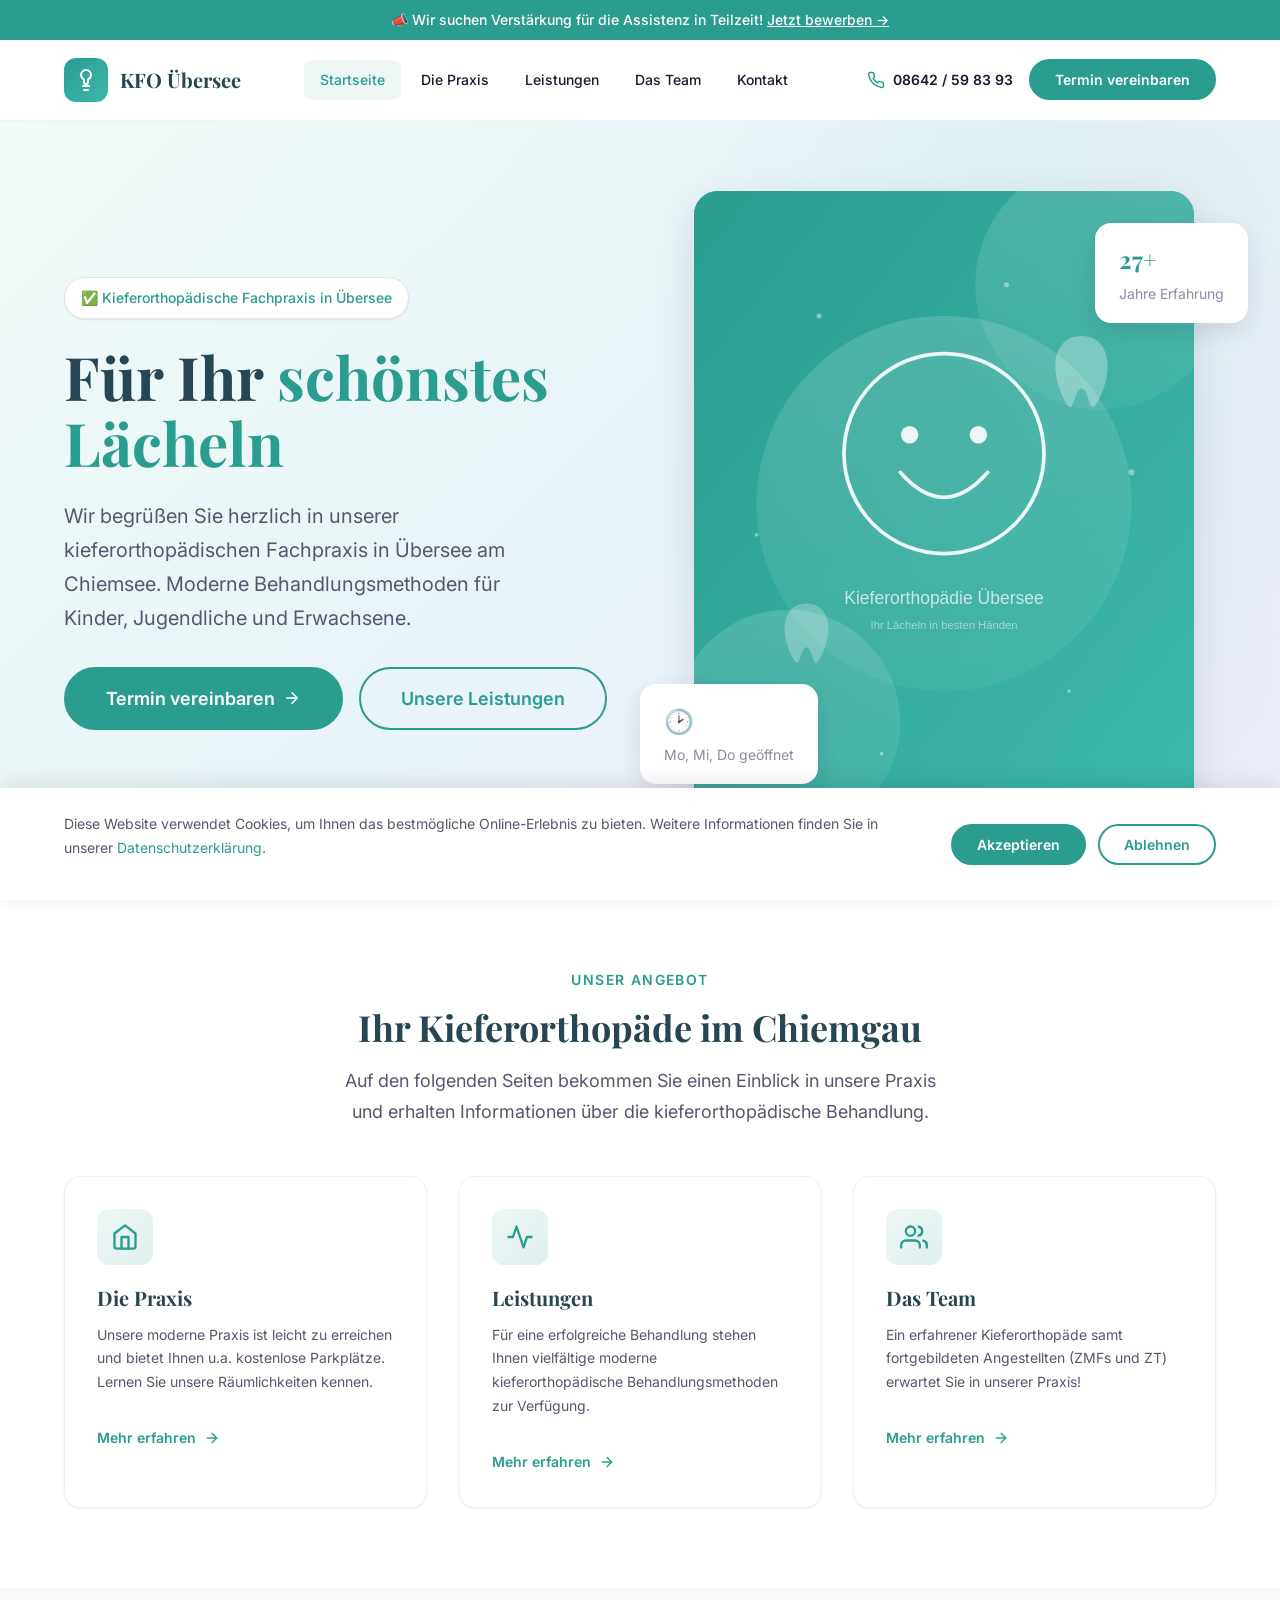
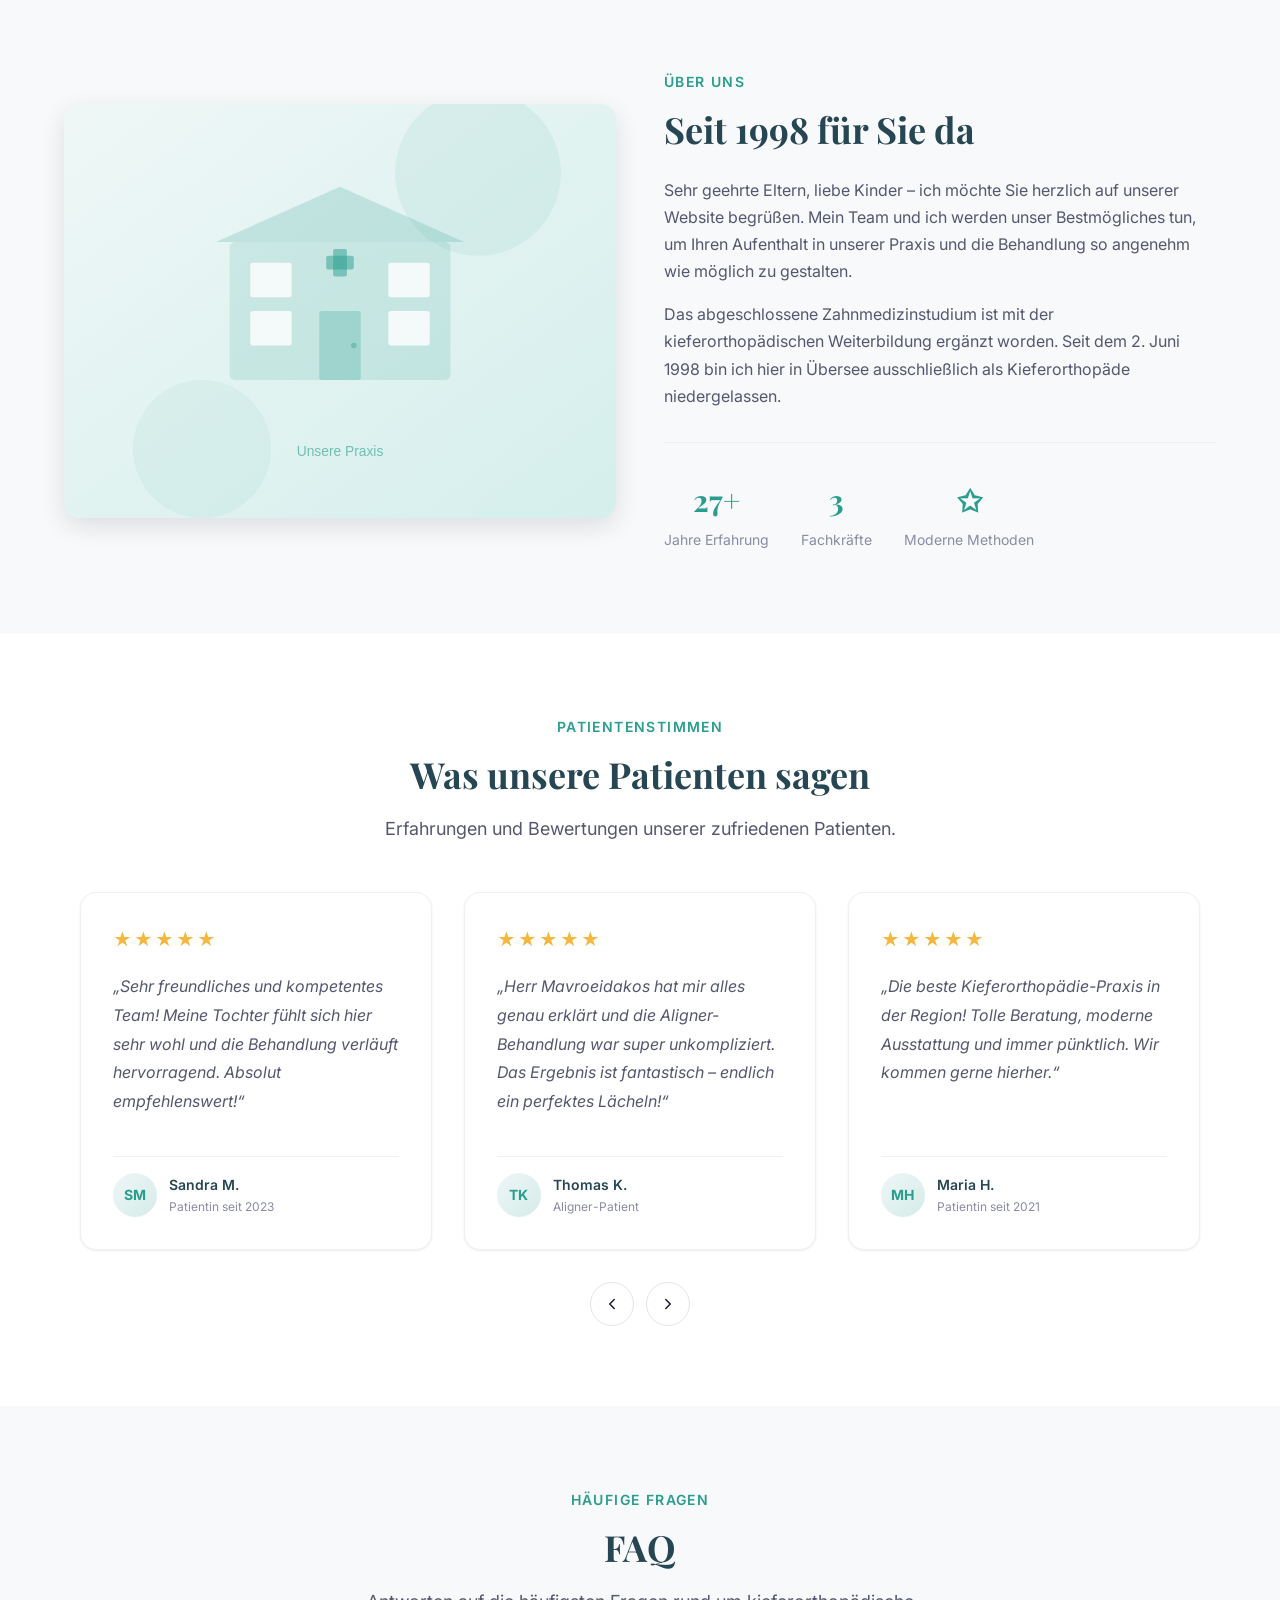
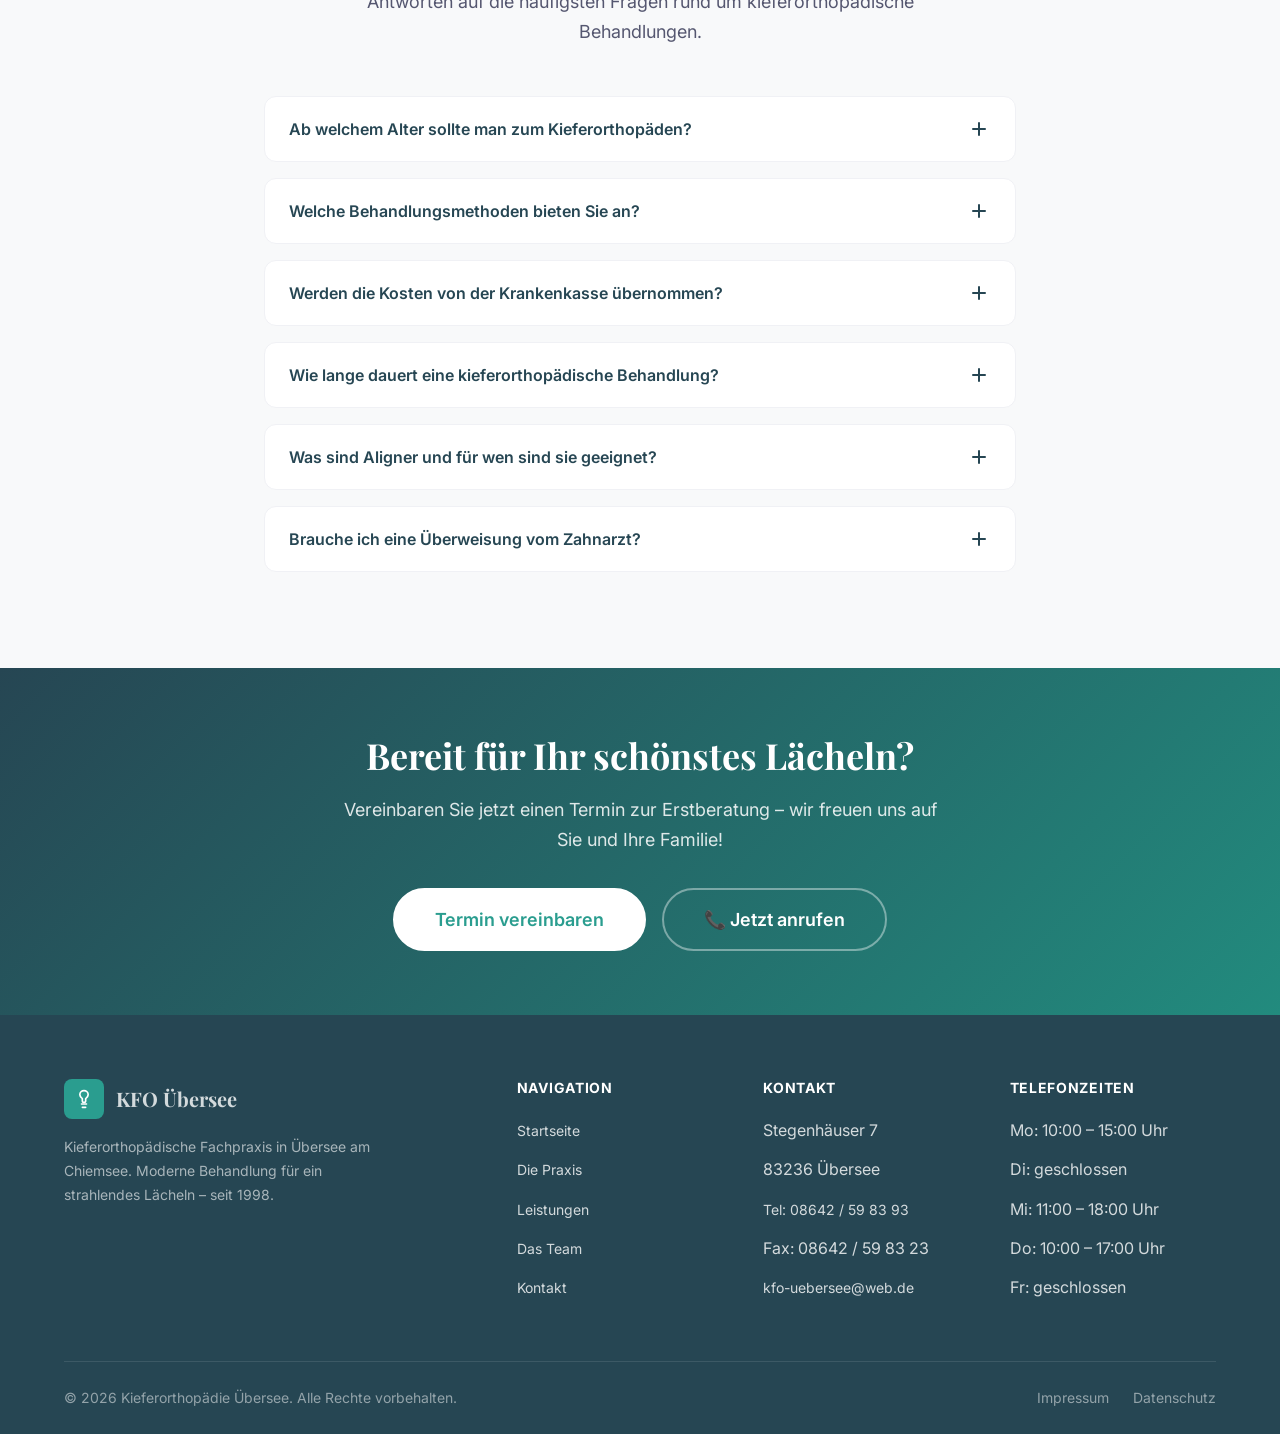
<file: index.html>
<!DOCTYPE html>
<html lang="de">
<head>
  <meta charset="UTF-8">
  <meta name="viewport" content="width=device-width, initial-scale=1.0">
  <meta name="description" content="Kieferorthopädische Fachpraxis in Übersee am Chiemsee. Ihr Kieferorthopäde Dimitrios Mavroeidakos – Behandlung für Kinder, Jugendliche und Erwachsene.">
  <meta name="keywords" content="Kieferorthopäde, Übersee, Chiemgau, Zahnspange, Aligner, Kieferorthopädie">
  <meta name="author" content="Kieferorthopädie Übersee">

  <!-- Open Graph -->
  <meta property="og:title" content="Kieferorthopädie Übersee – Ihr Kieferorthopäde im Chiemgau">
  <meta property="og:description" content="Moderne kieferorthopädische Behandlung für Kinder, Jugendliche und Erwachsene in Übersee am Chiemsee.">
  <meta property="og:type" content="website">
  <meta property="og:url" content="https://www.kieferorthopaedie-uebersee.de/">
  <meta property="og:locale" content="de_DE">

  <title>Kieferorthopädie Übersee – Ihr Kieferorthopäde im Chiemgau</title>

  <!-- Favicon -->
  <link rel="icon" type="image/svg+xml" href="images/favicon.svg">

  <!-- Google Fonts -->
  <link rel="preconnect" href="https://fonts.googleapis.com">
  <link rel="preconnect" href="https://fonts.gstatic.com" crossorigin>
  <link href="https://fonts.googleapis.com/css2?family=Inter:wght@400;500;600;700&family=Playfair+Display:wght@600;700&display=swap" rel="stylesheet">

  <!-- Styles -->
  <link rel="stylesheet" href="css/style.css">
  <link rel="stylesheet" href="css/animations.css">

  <!-- Structured Data -->
  <script type="application/ld+json">
  {
    "@context": "https://schema.org",
    "@type": "Dentist",
    "name": "Kieferorthopädische Fachpraxis Übersee",
    "description": "Kieferorthopädische Fachpraxis für Kinder, Jugendliche und Erwachsene in Übersee am Chiemsee.",
    "url": "https://www.kieferorthopaedie-uebersee.de/",
    "telephone": "+49-8642-598393",
    "email": "kfo-uebersee@web.de",
    "address": {
      "@type": "PostalAddress",
      "streetAddress": "Stegenhäuser 7",
      "addressLocality": "Übersee",
      "postalCode": "83236",
      "addressCountry": "DE"
    },
    "openingHoursSpecification": [
      { "@type": "OpeningHoursSpecification", "dayOfWeek": "Monday", "opens": "10:00", "closes": "15:00" },
      { "@type": "OpeningHoursSpecification", "dayOfWeek": "Wednesday", "opens": "11:00", "closes": "18:00" },
      { "@type": "OpeningHoursSpecification", "dayOfWeek": "Thursday", "opens": "10:00", "closes": "17:00" }
    ],
    "priceRange": "$$",
    "image": "",
    "sameAs": []
  }
  </script>
</head>
<body>

  <!-- Announcement Bar -->
  <div class="announcement-bar">
    <span>&#128227; Wir suchen Verstärkung für die Assistenz in Teilzeit! <a href="kontakt.html">Jetzt bewerben &rarr;</a></span>
  </div>

  <!-- Header -->
  <header class="header">
    <div class="header__inner">
      <a href="index.html" class="header__logo">
        <div class="header__logo-icon">
          <svg width="24" height="24" viewBox="0 0 24 24" fill="none" stroke="currentColor" stroke-width="2" stroke-linecap="round" stroke-linejoin="round">
            <path d="M12 2a5 5 0 0 1 5 5c0 2-1.5 3.5-3 4.5V14a2 2 0 0 1-4 0v-2.5C8.5 10.5 7 9 7 7a5 5 0 0 1 5-5z"/>
            <path d="M9 18h6"/>
            <path d="M10 22h4"/>
          </svg>
        </div>
        <span>KFO Übersee</span>
      </a>

      <nav class="header__nav">
        <a href="index.html" class="active">Startseite</a>
        <a href="praxis.html">Die Praxis</a>
        <a href="leistungen.html">Leistungen</a>
        <a href="team.html">Das Team</a>
        <a href="kontakt.html">Kontakt</a>
      </nav>

      <div class="header__cta">
        <a href="tel:+4986425983 93" class="header__phone">
          <svg width="18" height="18" viewBox="0 0 24 24" fill="none" stroke="currentColor" stroke-width="2" stroke-linecap="round" stroke-linejoin="round">
            <path d="M22 16.92v3a2 2 0 0 1-2.18 2 19.79 19.79 0 0 1-8.63-3.07 19.5 19.5 0 0 1-6-6 19.79 19.79 0 0 1-3.07-8.67A2 2 0 0 1 4.11 2h3a2 2 0 0 1 2 1.72c.127.96.361 1.903.7 2.81a2 2 0 0 1-.45 2.11L8.09 9.91a16 16 0 0 0 6 6l1.27-1.27a2 2 0 0 1 2.11-.45c.907.339 1.85.573 2.81.7A2 2 0 0 1 22 16.92z"/>
          </svg>
          08642 / 59 83 93
        </a>
        <a href="kontakt.html#termin" class="btn btn--primary btn--sm">Termin vereinbaren</a>
      </div>

      <!-- Hamburger Menu -->
      <button class="hamburger" aria-label="Menü öffnen">
        <span></span>
        <span></span>
        <span></span>
      </button>
    </div>
  </header>

  <!-- Mobile Navigation -->
  <div class="mobile-overlay"></div>
  <nav class="mobile-nav">
    <a href="index.html" class="active">Startseite</a>
    <a href="praxis.html">Die Praxis</a>
    <a href="leistungen.html">Leistungen</a>
    <a href="team.html">Das Team</a>
    <a href="kontakt.html">Kontakt</a>
    <a href="tel:+498642598393" style="color: var(--color-primary); margin-top: var(--space-4);">
      &#128222; 08642 / 59 83 93
    </a>
    <a href="kontakt.html#termin" class="btn btn--primary" style="margin-top: var(--space-4); text-align: center;">
      Termin vereinbaren
    </a>
  </nav>

  <main>

    <!-- Hero Section -->
    <section class="hero">
      <div class="container">
        <div class="hero__inner">
          <div class="hero__content">
            <div class="hero__badge fade-in-up">
              &#9989; Kieferorthopädische Fachpraxis in Übersee
            </div>
            <h1 class="hero__title fade-in-up delay-100">
              Für Ihr <span>schönstes Lächeln</span>
            </h1>
            <p class="hero__text fade-in-up delay-200">
              Wir begrüßen Sie herzlich in unserer kieferorthopädischen Fachpraxis in Übersee am Chiemsee. Moderne Behandlungsmethoden für Kinder, Jugendliche und Erwachsene.
            </p>
            <div class="hero__actions fade-in-up delay-300">
              <a href="kontakt.html#termin" class="btn btn--primary btn--lg">
                Termin vereinbaren
                <svg width="18" height="18" viewBox="0 0 24 24" fill="none" stroke="currentColor" stroke-width="2" stroke-linecap="round" stroke-linejoin="round"><line x1="5" y1="12" x2="19" y2="12"/><polyline points="12 5 19 12 12 19"/></svg>
              </a>
              <a href="leistungen.html" class="btn btn--outline btn--lg">Unsere Leistungen</a>
            </div>
          </div>
          <div class="hero__image fade-in-right delay-200">
            <div class="hero__image-wrapper">
              <img src="images/hero-practice.svg" alt="Kieferorthopädische Fachpraxis Übersee – Modernes Lächeln" loading="lazy">
            </div>
            <div class="hero__float-card hero__float-card--experience scale-in delay-400">
              <strong>27+</strong>
              <span>Jahre Erfahrung</span>
            </div>
            <div class="hero__float-card hero__float-card--hours scale-in delay-500">
              <strong>&#128337;</strong>
              <span>Mo, Mi, Do geöffnet</span>
            </div>
          </div>
        </div>
      </div>
    </section>

    <!-- Services Overview -->
    <section class="section" id="leistungen-vorschau">
      <div class="container">
        <div class="section__header animate-on-scroll">
          <span class="section__subtitle">Unser Angebot</span>
          <h2>Ihr Kieferorthopäde im Chiemgau</h2>
          <p>Auf den folgenden Seiten bekommen Sie einen Einblick in unsere Praxis und erhalten Informationen über die kieferorthopädische Behandlung.</p>
        </div>

        <div class="grid grid--3 stagger-children">
          <a href="praxis.html" class="card" style="text-decoration:none;">
            <div class="card__icon">
              <svg width="28" height="28" viewBox="0 0 24 24" fill="none" stroke="currentColor" stroke-width="2" stroke-linecap="round" stroke-linejoin="round"><path d="M3 9l9-7 9 7v11a2 2 0 0 1-2 2H5a2 2 0 0 1-2-2z"/><polyline points="9 22 9 12 15 12 15 22"/></svg>
            </div>
            <h3 class="card__title">Die Praxis</h3>
            <p class="card__text">Unsere moderne Praxis ist leicht zu erreichen und bietet Ihnen u.a. kostenlose Parkplätze. Lernen Sie unsere Räumlichkeiten kennen.</p>
            <span class="card__link">Mehr erfahren <svg width="16" height="16" viewBox="0 0 24 24" fill="none" stroke="currentColor" stroke-width="2" stroke-linecap="round" stroke-linejoin="round"><line x1="5" y1="12" x2="19" y2="12"/><polyline points="12 5 19 12 12 19"/></svg></span>
          </a>

          <a href="leistungen.html" class="card" style="text-decoration:none;">
            <div class="card__icon">
              <svg width="28" height="28" viewBox="0 0 24 24" fill="none" stroke="currentColor" stroke-width="2" stroke-linecap="round" stroke-linejoin="round"><path d="M22 12h-4l-3 9L9 3l-3 9H2"/></svg>
            </div>
            <h3 class="card__title">Leistungen</h3>
            <p class="card__text">Für eine erfolgreiche Behandlung stehen Ihnen vielfältige moderne kieferorthopädische Behandlungsmethoden zur Verfügung.</p>
            <span class="card__link">Mehr erfahren <svg width="16" height="16" viewBox="0 0 24 24" fill="none" stroke="currentColor" stroke-width="2" stroke-linecap="round" stroke-linejoin="round"><line x1="5" y1="12" x2="19" y2="12"/><polyline points="12 5 19 12 12 19"/></svg></span>
          </a>

          <a href="team.html" class="card" style="text-decoration:none;">
            <div class="card__icon">
              <svg width="28" height="28" viewBox="0 0 24 24" fill="none" stroke="currentColor" stroke-width="2" stroke-linecap="round" stroke-linejoin="round"><path d="M17 21v-2a4 4 0 0 0-4-4H5a4 4 0 0 0-4 4v2"/><circle cx="9" cy="7" r="4"/><path d="M23 21v-2a4 4 0 0 0-3-3.87"/><path d="M16 3.13a4 4 0 0 1 0 7.75"/></svg>
            </div>
            <h3 class="card__title">Das Team</h3>
            <p class="card__text">Ein erfahrener Kieferorthopäde samt fortgebildeten Angestellten (ZMFs und ZT) erwartet Sie in unserer Praxis!</p>
            <span class="card__link">Mehr erfahren <svg width="16" height="16" viewBox="0 0 24 24" fill="none" stroke="currentColor" stroke-width="2" stroke-linecap="round" stroke-linejoin="round"><line x1="5" y1="12" x2="19" y2="12"/><polyline points="12 5 19 12 12 19"/></svg></span>
          </a>
        </div>
      </div>
    </section>

    <!-- About / Trust Section -->
    <section class="section section--alt" id="ueber-uns">
      <div class="container">
        <div class="about-grid">
          <div class="about-image fade-in-left">
            <img src="images/about-practice.svg" alt="Unsere Praxis in Übersee" loading="lazy">
          </div>
          <div class="about-content fade-in-right">
            <span class="section__subtitle">Über uns</span>
            <h2>Seit 1998 für Sie da</h2>
            <p>Sehr geehrte Eltern, liebe Kinder – ich möchte Sie herzlich auf unserer Website begrüßen. Mein Team und ich werden unser Bestmögliches tun, um Ihren Aufenthalt in unserer Praxis und die Behandlung so angenehm wie möglich zu gestalten.</p>
            <p>Das abgeschlossene Zahnmedizinstudium ist mit der kieferorthopädischen Weiterbildung ergänzt worden. Seit dem 2. Juni 1998 bin ich hier in Übersee ausschließlich als Kieferorthopäde niedergelassen.</p>
            <div class="about-stats">
              <div class="about-stat">
                <span class="about-stat__number">27+</span>
                <span class="about-stat__label">Jahre Erfahrung</span>
              </div>
              <div class="about-stat">
                <span class="about-stat__number">3</span>
                <span class="about-stat__label">Fachkräfte</span>
              </div>
              <div class="about-stat">
                <span class="about-stat__number">&#10025;</span>
                <span class="about-stat__label">Moderne Methoden</span>
              </div>
            </div>
          </div>
        </div>
      </div>
    </section>

    <!-- Testimonials -->
    <section class="section" id="bewertungen">
      <div class="container">
        <div class="section__header animate-on-scroll">
          <span class="section__subtitle">Patientenstimmen</span>
          <h2>Was unsere Patienten sagen</h2>
          <p>Erfahrungen und Bewertungen unserer zufriedenen Patienten.</p>
        </div>

        <div class="testimonials-slider">
          <div class="testimonials-track">
            <div class="testimonial-card">
              <div class="testimonial-card__inner">
                <div class="testimonial-card__stars">&#9733;&#9733;&#9733;&#9733;&#9733;</div>
                <p class="testimonial-card__text">&bdquo;Sehr freundliches und kompetentes Team! Meine Tochter fühlt sich hier sehr wohl und die Behandlung verläuft hervorragend. Absolut empfehlenswert!&ldquo;</p>
                <div class="testimonial-card__author">
                  <div class="testimonial-card__author-avatar">SM</div>
                  <div>
                    <div class="testimonial-card__author-name">Sandra M.</div>
                    <div class="testimonial-card__author-info">Patientin seit 2023</div>
                  </div>
                </div>
              </div>
            </div>

            <div class="testimonial-card">
              <div class="testimonial-card__inner">
                <div class="testimonial-card__stars">&#9733;&#9733;&#9733;&#9733;&#9733;</div>
                <p class="testimonial-card__text">&bdquo;Herr Mavroeidakos hat mir alles genau erklärt und die Aligner-Behandlung war super unkompliziert. Das Ergebnis ist fantastisch – endlich ein perfektes Lächeln!&ldquo;</p>
                <div class="testimonial-card__author">
                  <div class="testimonial-card__author-avatar">TK</div>
                  <div>
                    <div class="testimonial-card__author-name">Thomas K.</div>
                    <div class="testimonial-card__author-info">Aligner-Patient</div>
                  </div>
                </div>
              </div>
            </div>

            <div class="testimonial-card">
              <div class="testimonial-card__inner">
                <div class="testimonial-card__stars">&#9733;&#9733;&#9733;&#9733;&#9733;</div>
                <p class="testimonial-card__text">&bdquo;Die beste Kieferorthopädie-Praxis in der Region! Tolle Beratung, moderne Ausstattung und immer pünktlich. Wir kommen gerne hierher.&ldquo;</p>
                <div class="testimonial-card__author">
                  <div class="testimonial-card__author-avatar">MH</div>
                  <div>
                    <div class="testimonial-card__author-name">Maria H.</div>
                    <div class="testimonial-card__author-info">Patientin seit 2021</div>
                  </div>
                </div>
              </div>
            </div>

            <div class="testimonial-card">
              <div class="testimonial-card__inner">
                <div class="testimonial-card__stars">&#9733;&#9733;&#9733;&#9733;&#9734;</div>
                <p class="testimonial-card__text">&bdquo;Sehr nettes Personal und eine tolle Atmosphäre. Die Behandlung meines Sohnes verlief problemlos. Danke an das gesamte Team!&ldquo;</p>
                <div class="testimonial-card__author">
                  <div class="testimonial-card__author-avatar">PW</div>
                  <div>
                    <div class="testimonial-card__author-name">Peter W.</div>
                    <div class="testimonial-card__author-info">Patient seit 2024</div>
                  </div>
                </div>
              </div>
            </div>
          </div>

          <div class="testimonials-controls">
            <button class="testimonial-prev" aria-label="Vorheriges Testimonial">
              <svg width="18" height="18" viewBox="0 0 24 24" fill="none" stroke="currentColor" stroke-width="2" stroke-linecap="round" stroke-linejoin="round"><polyline points="15 18 9 12 15 6"/></svg>
            </button>
            <button class="testimonial-next" aria-label="Nächstes Testimonial">
              <svg width="18" height="18" viewBox="0 0 24 24" fill="none" stroke="currentColor" stroke-width="2" stroke-linecap="round" stroke-linejoin="round"><polyline points="9 18 15 12 9 6"/></svg>
            </button>
          </div>
        </div>
      </div>
    </section>

    <!-- FAQ Section -->
    <section class="section section--alt" id="faq">
      <div class="container container--narrow">
        <div class="section__header animate-on-scroll">
          <span class="section__subtitle">Häufige Fragen</span>
          <h2>FAQ</h2>
          <p>Antworten auf die häufigsten Fragen rund um kieferorthopädische Behandlungen.</p>
        </div>

        <div class="fade-in-up">
          <div class="faq-item">
            <button class="faq-question">
              Ab welchem Alter sollte man zum Kieferorthopäden?
              <span class="faq-icon"></span>
            </button>
            <div class="faq-answer">
              <div class="faq-answer__inner">
                Wir empfehlen eine erste Vorstellung beim Kieferorthopäden im Alter von etwa 6-7 Jahren. Falls erforderlich, bieten wir schon im Kleinkindalter eine Beratung und anschließende kieferorthopädische Frühbehandlung an – z.B. Beseitigung von Lutschgewohnheiten mit Mundvorhofplatten oder die Korrektur von Kreuzbissen.
              </div>
            </div>
          </div>

          <div class="faq-item">
            <button class="faq-question">
              Welche Behandlungsmethoden bieten Sie an?
              <span class="faq-icon"></span>
            </button>
            <div class="faq-answer">
              <div class="faq-answer__inner">
                Wir bieten alle gängigen herausnehmbaren und festsitzenden Apparaturen an. Dazu gehören klassische Zahnspangen, moderne „unsichtbare" Aligner-Behandlungen sowie umfangreiche kombiniert kieferorthopädisch-kieferchirurgische Behandlungen – für Kinder, Jugendliche und Erwachsene.
              </div>
            </div>
          </div>

          <div class="faq-item">
            <button class="faq-question">
              Werden die Kosten von der Krankenkasse übernommen?
              <span class="faq-icon"></span>
            </button>
            <div class="faq-answer">
              <div class="faq-answer__inner">
                Bei Kindern und Jugendlichen übernehmen die gesetzlichen Krankenkassen in der Regel die Kosten für eine kieferorthopädische Behandlung, wenn eine medizinische Notwendigkeit vorliegt. Bei Erwachsenen ist eine Kostenübernahme an bestimmte Voraussetzungen geknüpft. Wir beraten Sie gerne ausführlich zu Ihren individuellen Erstattungsmöglichkeiten.
              </div>
            </div>
          </div>

          <div class="faq-item">
            <button class="faq-question">
              Wie lange dauert eine kieferorthopädische Behandlung?
              <span class="faq-icon"></span>
            </button>
            <div class="faq-answer">
              <div class="faq-answer__inner">
                Die Behandlungsdauer variiert je nach Schweregrad der Fehlstellung und der gewählten Behandlungsmethode. Im Durchschnitt dauert eine aktive Behandlung zwischen 1,5 und 3 Jahren. Bei einer Frühbehandlung kann die Dauer auch kürzer sein. Bei Ihrem Erstberatungstermin geben wir Ihnen eine individuelle Einschätzung.
              </div>
            </div>
          </div>

          <div class="faq-item">
            <button class="faq-question">
              Was sind Aligner und für wen sind sie geeignet?
              <span class="faq-icon"></span>
            </button>
            <div class="faq-answer">
              <div class="faq-answer__inner">
                Aligner sind transparente, herausnehmbare Kunststoffschienen, die nahezu unsichtbar sind. Sie eignen sich besonders für Erwachsene und ältere Jugendliche, die Wert auf eine unauffällige Behandlung legen. Ob ein Aligner für Ihre Situation geeignet ist, klären wir gemeinsam in einem persönlichen Beratungsgespräch.
              </div>
            </div>
          </div>

          <div class="faq-item">
            <button class="faq-question">
              Brauche ich eine Überweisung vom Zahnarzt?
              <span class="faq-icon"></span>
            </button>
            <div class="faq-answer">
              <div class="faq-answer__inner">
                Nein, Sie benötigen keine Überweisung. Sie können direkt einen Termin zur Erstberatung bei uns vereinbaren. Wir freuen uns auf Ihren Besuch!
              </div>
            </div>
          </div>
        </div>
      </div>
    </section>

    <!-- CTA Banner -->
    <section class="cta-banner">
      <div class="container animate-on-scroll">
        <h2>Bereit für Ihr schönstes Lächeln?</h2>
        <p>Vereinbaren Sie jetzt einen Termin zur Erstberatung – wir freuen uns auf Sie und Ihre Familie!</p>
        <div style="display: flex; gap: var(--space-4); justify-content: center; flex-wrap: wrap;">
          <a href="kontakt.html#termin" class="btn btn--white btn--lg">Termin vereinbaren</a>
          <a href="tel:+498642598393" class="btn btn--outline btn--lg" style="border-color: rgba(255,255,255,0.4); color: white;">
            &#128222; Jetzt anrufen
          </a>
        </div>
      </div>
    </section>

  </main>

  <!-- Footer -->
  <footer class="footer">
    <div class="container">
      <div class="footer__grid">
        <div class="footer__brand">
          <a href="index.html" class="footer__logo">
            <div class="footer__logo-icon">
              <svg width="20" height="20" viewBox="0 0 24 24" fill="none" stroke="currentColor" stroke-width="2" stroke-linecap="round" stroke-linejoin="round">
                <path d="M12 2a5 5 0 0 1 5 5c0 2-1.5 3.5-3 4.5V14a2 2 0 0 1-4 0v-2.5C8.5 10.5 7 9 7 7a5 5 0 0 1 5-5z"/>
                <path d="M9 18h6"/><path d="M10 22h4"/>
              </svg>
            </div>
            KFO Übersee
          </a>
          <p class="footer__desc">
            Kieferorthopädische Fachpraxis in Übersee am Chiemsee. Moderne Behandlung für ein strahlendes Lächeln – seit 1998.
          </p>
        </div>

        <div>
          <h4 class="footer__heading">Navigation</h4>
          <ul class="footer__links">
            <li><a href="index.html">Startseite</a></li>
            <li><a href="praxis.html">Die Praxis</a></li>
            <li><a href="leistungen.html">Leistungen</a></li>
            <li><a href="team.html">Das Team</a></li>
            <li><a href="kontakt.html">Kontakt</a></li>
          </ul>
        </div>

        <div>
          <h4 class="footer__heading">Kontakt</h4>
          <ul class="footer__links">
            <li>Stegenhäuser 7</li>
            <li>83236 Übersee</li>
            <li style="margin-top: var(--space-3);">
              <a href="tel:+498642598393">Tel: 08642 / 59 83 93</a>
            </li>
            <li>Fax: 08642 / 59 83 23</li>
            <li style="margin-top: var(--space-3);">
              <a href="mailto:kfo-uebersee@web.de">kfo-uebersee@web.de</a>
            </li>
          </ul>
        </div>

        <div>
          <h4 class="footer__heading">Telefonzeiten</h4>
          <ul class="footer__links">
            <li>Mo: 10:00 – 15:00 Uhr</li>
            <li>Di: geschlossen</li>
            <li>Mi: 11:00 – 18:00 Uhr</li>
            <li>Do: 10:00 – 17:00 Uhr</li>
            <li>Fr: geschlossen</li>
          </ul>
        </div>
      </div>

      <div class="footer__bottom">
        <span>&copy; 2026 Kieferorthopädie Übersee. Alle Rechte vorbehalten.</span>
        <div class="footer__legal">
          <a href="impressum.html">Impressum</a>
          <a href="datenschutz.html">Datenschutz</a>
        </div>
      </div>
    </div>
  </footer>

  <!-- Cookie Banner -->
  <div class="cookie-banner">
    <div class="container">
      <div class="cookie-banner__inner">
        <p class="cookie-banner__text">
          Diese Website verwendet Cookies, um Ihnen das bestmögliche Online-Erlebnis zu bieten.
          Weitere Informationen finden Sie in unserer <a href="datenschutz.html">Datenschutzerklärung</a>.
        </p>
        <div class="cookie-banner__actions">
          <button class="btn btn--primary btn--sm cookie-accept">Akzeptieren</button>
          <button class="btn btn--outline btn--sm cookie-decline">Ablehnen</button>
        </div>
      </div>
    </div>
  </div>

  <!-- Scripts -->
  <script src="js/main.js"></script>
</body>
</html>
</file>
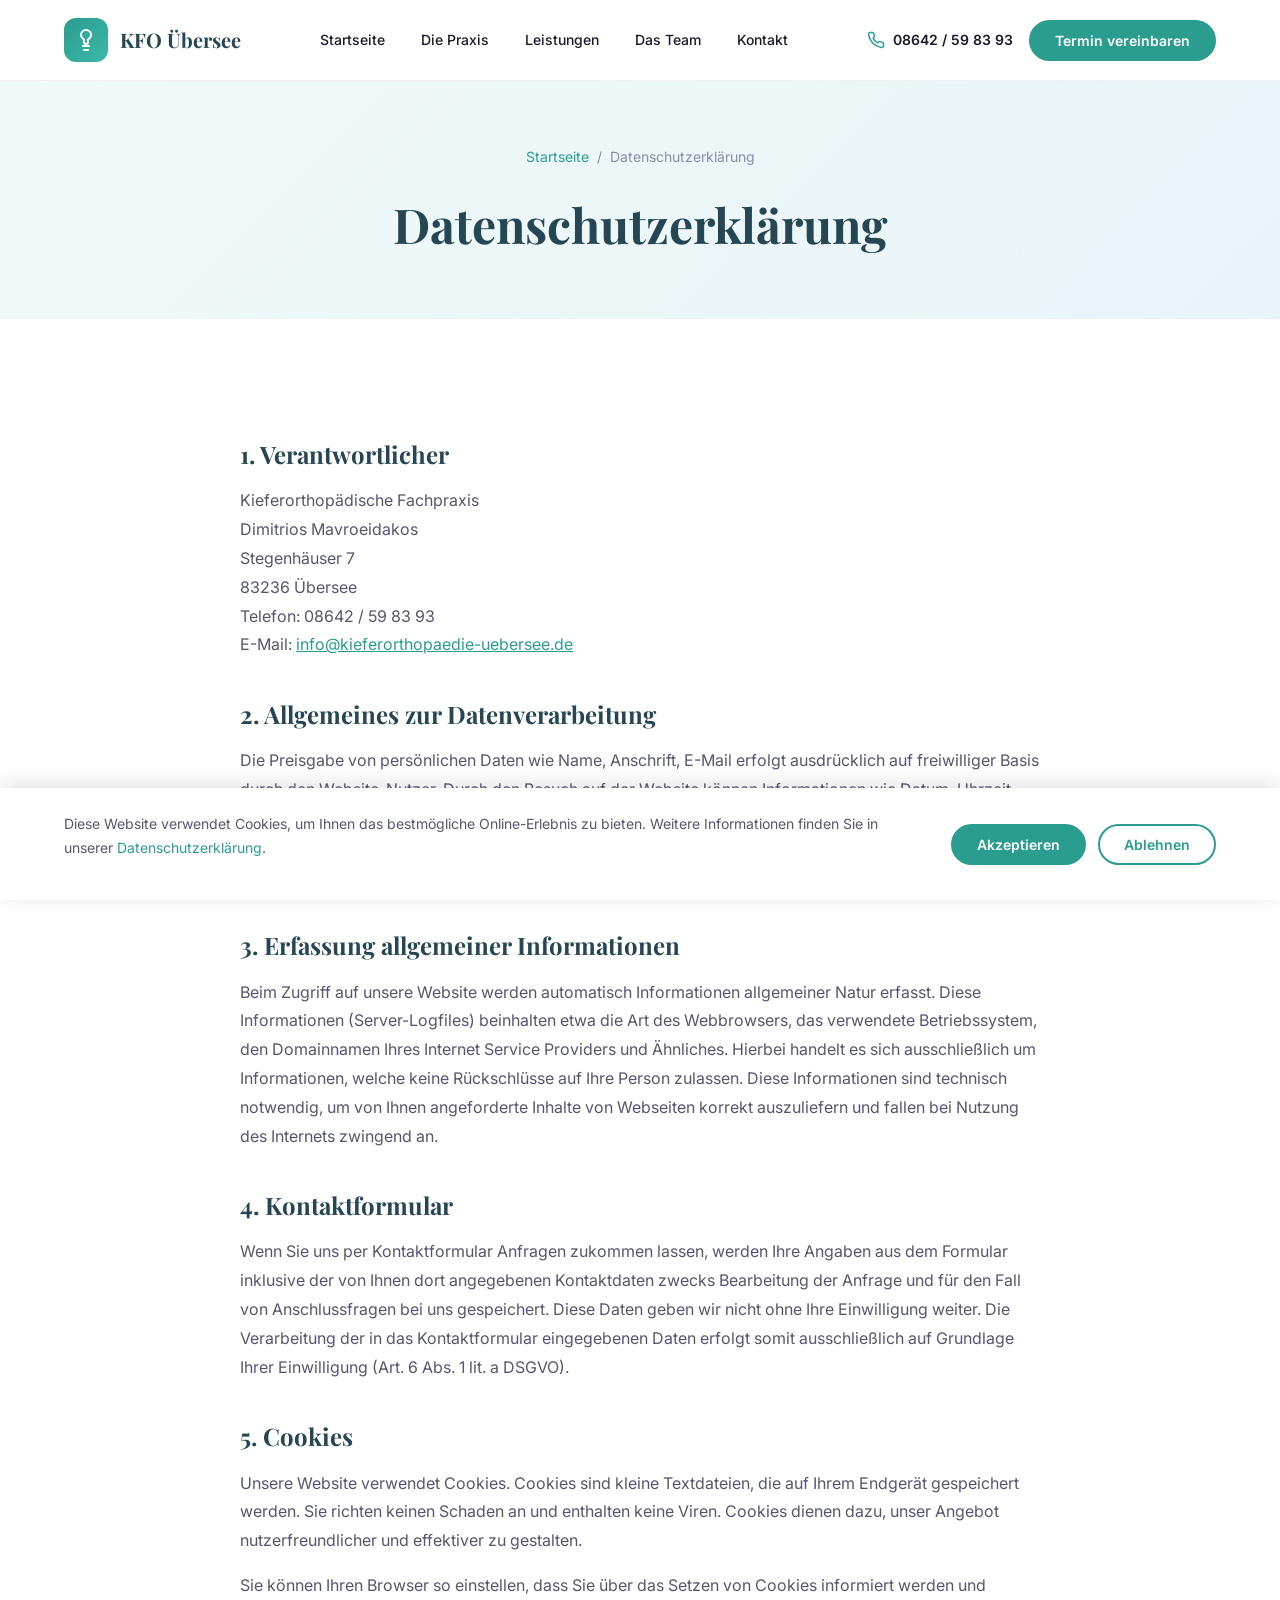
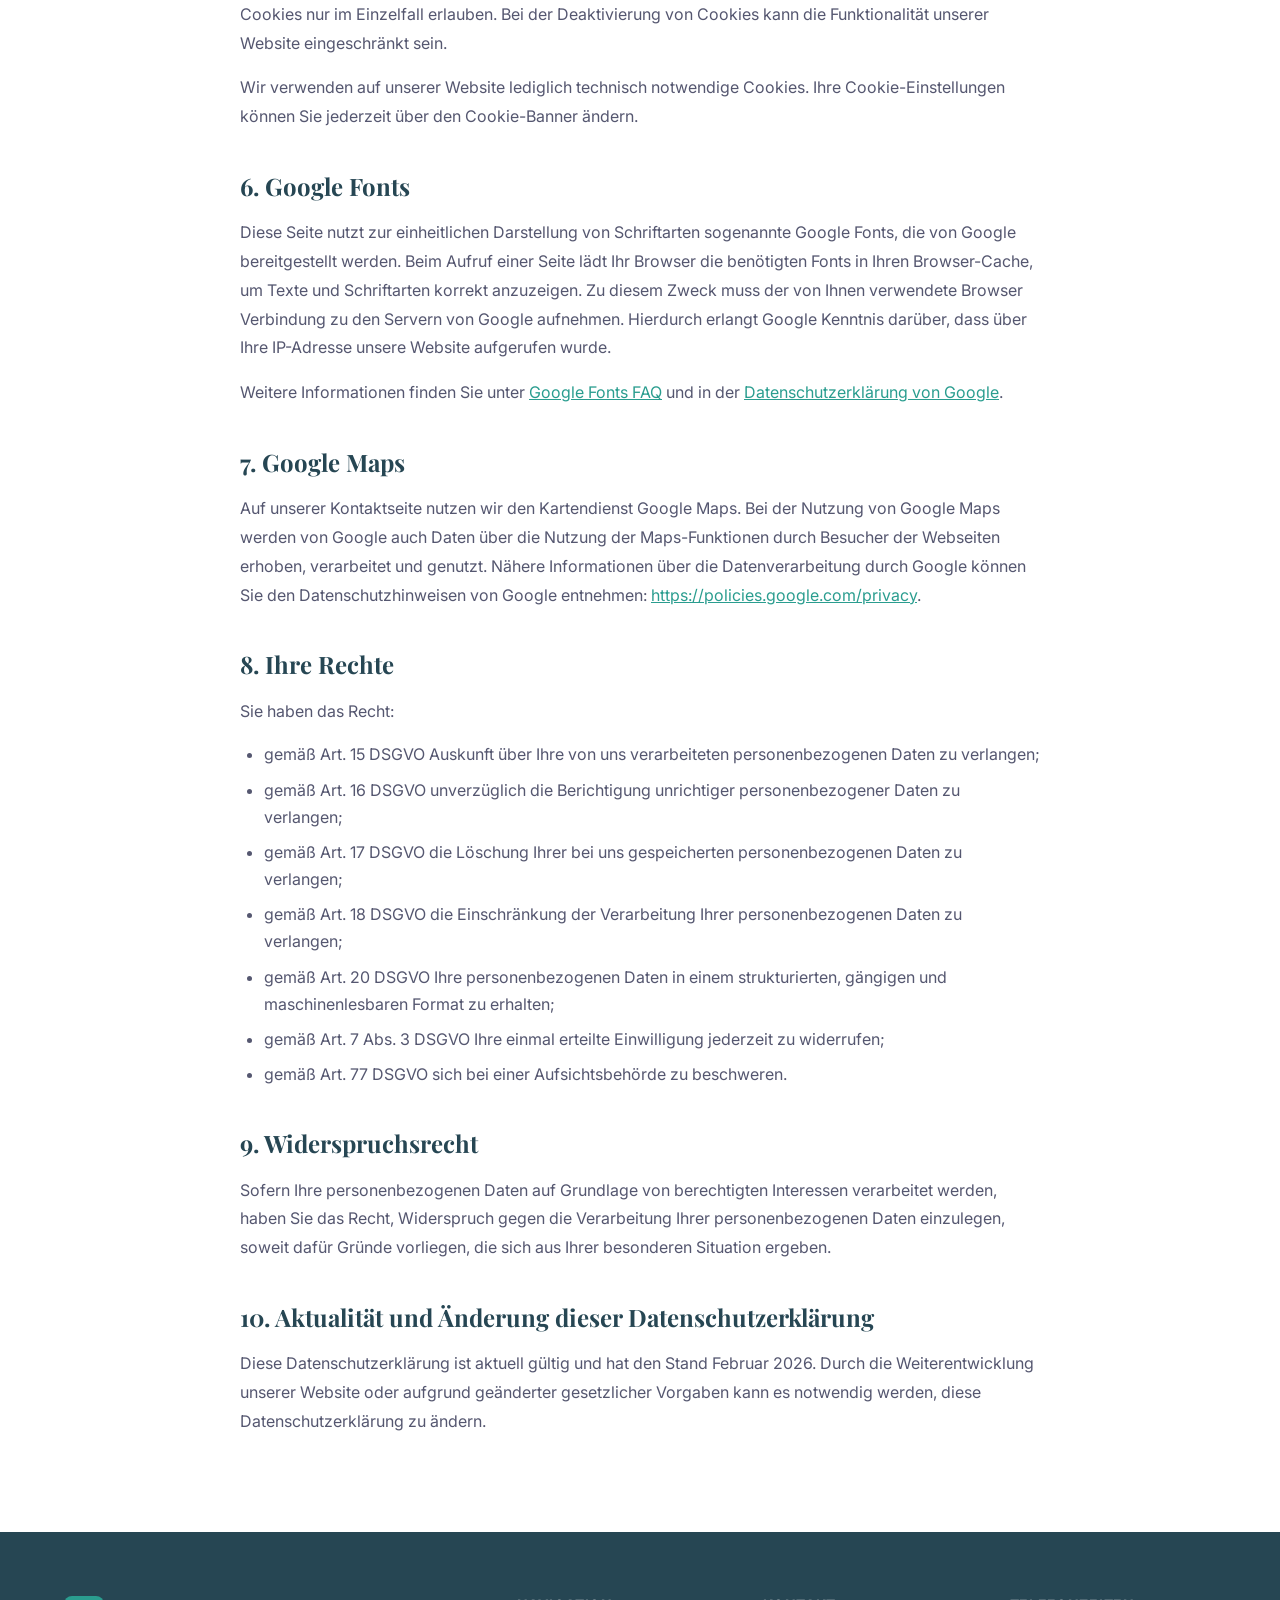
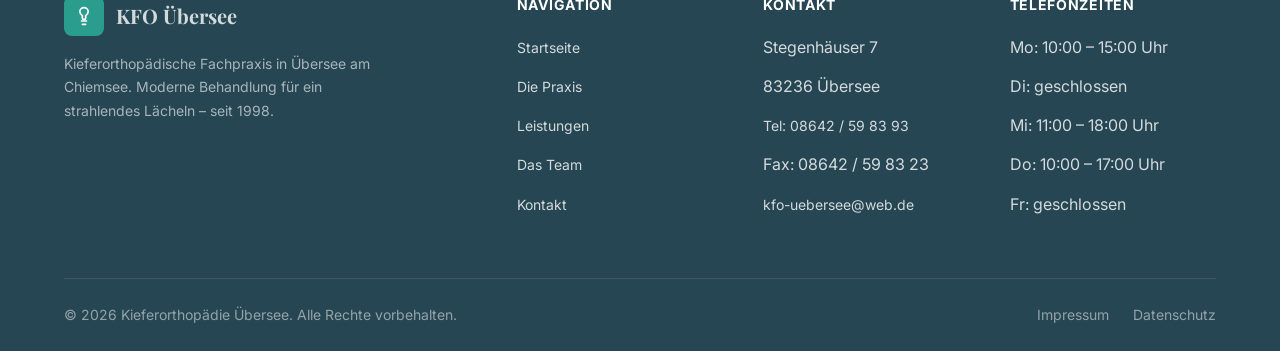
<file: datenschutz.html>
<!DOCTYPE html>
<html lang="de">
<head>
  <meta charset="UTF-8">
  <meta name="viewport" content="width=device-width, initial-scale=1.0">
  <meta name="description" content="Datenschutzerklärung der Kieferorthopädischen Fachpraxis Dimitrios Mavroeidakos in Übersee.">
  <meta property="og:title" content="Datenschutzerklärung – Kieferorthopädie Übersee">
  <title>Datenschutzerklärung – Kieferorthopädie Übersee</title>
  <link rel="icon" type="image/svg+xml" href="images/favicon.svg">
  <link rel="preconnect" href="https://fonts.googleapis.com">
  <link rel="preconnect" href="https://fonts.gstatic.com" crossorigin>
  <link href="https://fonts.googleapis.com/css2?family=Inter:wght@400;500;600;700&family=Playfair+Display:wght@600;700&display=swap" rel="stylesheet">
  <link rel="stylesheet" href="css/style.css">
  <link rel="stylesheet" href="css/animations.css">
</head>
<body>

  <!-- Header -->
  <header class="header">
    <div class="header__inner">
      <a href="index.html" class="header__logo">
        <div class="header__logo-icon">
          <svg width="24" height="24" viewBox="0 0 24 24" fill="none" stroke="currentColor" stroke-width="2" stroke-linecap="round" stroke-linejoin="round">
            <path d="M12 2a5 5 0 0 1 5 5c0 2-1.5 3.5-3 4.5V14a2 2 0 0 1-4 0v-2.5C8.5 10.5 7 9 7 7a5 5 0 0 1 5-5z"/>
            <path d="M9 18h6"/><path d="M10 22h4"/>
          </svg>
        </div>
        <span>KFO Übersee</span>
      </a>
      <nav class="header__nav">
        <a href="index.html">Startseite</a>
        <a href="praxis.html">Die Praxis</a>
        <a href="leistungen.html">Leistungen</a>
        <a href="team.html">Das Team</a>
        <a href="kontakt.html">Kontakt</a>
      </nav>
      <div class="header__cta">
        <a href="tel:+498642598393" class="header__phone">
          <svg width="18" height="18" viewBox="0 0 24 24" fill="none" stroke="currentColor" stroke-width="2" stroke-linecap="round" stroke-linejoin="round"><path d="M22 16.92v3a2 2 0 0 1-2.18 2 19.79 19.79 0 0 1-8.63-3.07 19.5 19.5 0 0 1-6-6 19.79 19.79 0 0 1-3.07-8.67A2 2 0 0 1 4.11 2h3a2 2 0 0 1 2 1.72c.127.96.361 1.903.7 2.81a2 2 0 0 1-.45 2.11L8.09 9.91a16 16 0 0 0 6 6l1.27-1.27a2 2 0 0 1 2.11-.45c.907.339 1.85.573 2.81.7A2 2 0 0 1 22 16.92z"/></svg>
          08642 / 59 83 93
        </a>
        <a href="kontakt.html#termin" class="btn btn--primary btn--sm">Termin vereinbaren</a>
      </div>
      <button class="hamburger" aria-label="Menü öffnen">
        <span></span><span></span><span></span>
      </button>
    </div>
  </header>

  <!-- Mobile Navigation -->
  <div class="mobile-overlay"></div>
  <nav class="mobile-nav">
    <a href="index.html">Startseite</a>
    <a href="praxis.html">Die Praxis</a>
    <a href="leistungen.html">Leistungen</a>
    <a href="team.html">Das Team</a>
    <a href="kontakt.html">Kontakt</a>
  </nav>

  <main>
    <!-- Page Header -->
    <div class="page-header">
      <div class="container">
        <div class="breadcrumbs">
          <a href="index.html">Startseite</a>
          <span>/</span>
          <span>Datenschutzerklärung</span>
        </div>
        <h1 class="fade-in-up">Datenschutzerklärung</h1>
      </div>
    </div>

    <section class="section">
      <div class="container">
        <div class="legal-content fade-in-up">

          <h2>1. Verantwortlicher</h2>
          <p>
            Kieferorthopädische Fachpraxis<br>
            Dimitrios Mavroeidakos<br>
            Stegenhäuser 7<br>
            83236 Übersee<br>
            Telefon: 08642 / 59 83 93<br>
            E-Mail: <a href="mailto:info@kieferorthopaedie-uebersee.de">info@kieferorthopaedie-uebersee.de</a>
          </p>

          <h2>2. Allgemeines zur Datenverarbeitung</h2>
          <p>Die Preisgabe von persönlichen Daten wie Name, Anschrift, E-Mail erfolgt ausdrücklich auf freiwilliger Basis durch den Website-Nutzer. Durch den Besuch auf der Website können Informationen wie Datum, Uhrzeit sowie aufgerufene Seiten der Website gespeichert werden. Diese Daten werden ausschließlich für statistische Zwecke verwendet und sind anonym. Die Weitergabe von persönlichen Daten und Informationen an Dritte findet nicht statt.</p>

          <h2>3. Erfassung allgemeiner Informationen</h2>
          <p>Beim Zugriff auf unsere Website werden automatisch Informationen allgemeiner Natur erfasst. Diese Informationen (Server-Logfiles) beinhalten etwa die Art des Webbrowsers, das verwendete Betriebssystem, den Domainnamen Ihres Internet Service Providers und Ähnliches. Hierbei handelt es sich ausschließlich um Informationen, welche keine Rückschlüsse auf Ihre Person zulassen. Diese Informationen sind technisch notwendig, um von Ihnen angeforderte Inhalte von Webseiten korrekt auszuliefern und fallen bei Nutzung des Internets zwingend an.</p>

          <h2>4. Kontaktformular</h2>
          <p>Wenn Sie uns per Kontaktformular Anfragen zukommen lassen, werden Ihre Angaben aus dem Formular inklusive der von Ihnen dort angegebenen Kontaktdaten zwecks Bearbeitung der Anfrage und für den Fall von Anschlussfragen bei uns gespeichert. Diese Daten geben wir nicht ohne Ihre Einwilligung weiter. Die Verarbeitung der in das Kontaktformular eingegebenen Daten erfolgt somit ausschließlich auf Grundlage Ihrer Einwilligung (Art. 6 Abs. 1 lit. a DSGVO).</p>

          <h2>5. Cookies</h2>
          <p>Unsere Website verwendet Cookies. Cookies sind kleine Textdateien, die auf Ihrem Endgerät gespeichert werden. Sie richten keinen Schaden an und enthalten keine Viren. Cookies dienen dazu, unser Angebot nutzerfreundlicher und effektiver zu gestalten.</p>
          <p>Sie können Ihren Browser so einstellen, dass Sie über das Setzen von Cookies informiert werden und Cookies nur im Einzelfall erlauben. Bei der Deaktivierung von Cookies kann die Funktionalität unserer Website eingeschränkt sein.</p>
          <p>Wir verwenden auf unserer Website lediglich technisch notwendige Cookies. Ihre Cookie-Einstellungen können Sie jederzeit über den Cookie-Banner ändern.</p>

          <h2>6. Google Fonts</h2>
          <p>Diese Seite nutzt zur einheitlichen Darstellung von Schriftarten sogenannte Google Fonts, die von Google bereitgestellt werden. Beim Aufruf einer Seite lädt Ihr Browser die benötigten Fonts in Ihren Browser-Cache, um Texte und Schriftarten korrekt anzuzeigen. Zu diesem Zweck muss der von Ihnen verwendete Browser Verbindung zu den Servern von Google aufnehmen. Hierdurch erlangt Google Kenntnis darüber, dass über Ihre IP-Adresse unsere Website aufgerufen wurde.</p>
          <p>Weitere Informationen finden Sie unter <a href="https://developers.google.com/fonts/faq" target="_blank" rel="noopener noreferrer">Google Fonts FAQ</a> und in der <a href="https://policies.google.com/privacy" target="_blank" rel="noopener noreferrer">Datenschutzerklärung von Google</a>.</p>

          <h2>7. Google Maps</h2>
          <p>Auf unserer Kontaktseite nutzen wir den Kartendienst Google Maps. Bei der Nutzung von Google Maps werden von Google auch Daten über die Nutzung der Maps-Funktionen durch Besucher der Webseiten erhoben, verarbeitet und genutzt. Nähere Informationen über die Datenverarbeitung durch Google können Sie den Datenschutzhinweisen von Google entnehmen: <a href="https://policies.google.com/privacy" target="_blank" rel="noopener noreferrer">https://policies.google.com/privacy</a>.</p>

          <h2>8. Ihre Rechte</h2>
          <p>Sie haben das Recht:</p>
          <ul style="list-style: disc; padding-left: var(--space-6); color: var(--color-text-light);">
            <li style="margin-bottom: var(--space-2);">gemäß Art. 15 DSGVO Auskunft über Ihre von uns verarbeiteten personenbezogenen Daten zu verlangen;</li>
            <li style="margin-bottom: var(--space-2);">gemäß Art. 16 DSGVO unverzüglich die Berichtigung unrichtiger personenbezogener Daten zu verlangen;</li>
            <li style="margin-bottom: var(--space-2);">gemäß Art. 17 DSGVO die Löschung Ihrer bei uns gespeicherten personenbezogenen Daten zu verlangen;</li>
            <li style="margin-bottom: var(--space-2);">gemäß Art. 18 DSGVO die Einschränkung der Verarbeitung Ihrer personenbezogenen Daten zu verlangen;</li>
            <li style="margin-bottom: var(--space-2);">gemäß Art. 20 DSGVO Ihre personenbezogenen Daten in einem strukturierten, gängigen und maschinenlesbaren Format zu erhalten;</li>
            <li style="margin-bottom: var(--space-2);">gemäß Art. 7 Abs. 3 DSGVO Ihre einmal erteilte Einwilligung jederzeit zu widerrufen;</li>
            <li style="margin-bottom: var(--space-2);">gemäß Art. 77 DSGVO sich bei einer Aufsichtsbehörde zu beschweren.</li>
          </ul>

          <h2>9. Widerspruchsrecht</h2>
          <p>Sofern Ihre personenbezogenen Daten auf Grundlage von berechtigten Interessen verarbeitet werden, haben Sie das Recht, Widerspruch gegen die Verarbeitung Ihrer personenbezogenen Daten einzulegen, soweit dafür Gründe vorliegen, die sich aus Ihrer besonderen Situation ergeben.</p>

          <h2>10. Aktualität und Änderung dieser Datenschutzerklärung</h2>
          <p>Diese Datenschutzerklärung ist aktuell gültig und hat den Stand Februar 2026. Durch die Weiterentwicklung unserer Website oder aufgrund geänderter gesetzlicher Vorgaben kann es notwendig werden, diese Datenschutzerklärung zu ändern.</p>

        </div>
      </div>
    </section>
  </main>

  <!-- Footer -->
  <footer class="footer">
    <div class="container">
      <div class="footer__grid">
        <div class="footer__brand">
          <a href="index.html" class="footer__logo">
            <div class="footer__logo-icon">
              <svg width="20" height="20" viewBox="0 0 24 24" fill="none" stroke="currentColor" stroke-width="2" stroke-linecap="round" stroke-linejoin="round">
                <path d="M12 2a5 5 0 0 1 5 5c0 2-1.5 3.5-3 4.5V14a2 2 0 0 1-4 0v-2.5C8.5 10.5 7 9 7 7a5 5 0 0 1 5-5z"/>
                <path d="M9 18h6"/><path d="M10 22h4"/>
              </svg>
            </div>
            KFO Übersee
          </a>
          <p class="footer__desc">Kieferorthopädische Fachpraxis in Übersee am Chiemsee. Moderne Behandlung für ein strahlendes Lächeln – seit 1998.</p>
        </div>
        <div>
          <h4 class="footer__heading">Navigation</h4>
          <ul class="footer__links">
            <li><a href="index.html">Startseite</a></li>
            <li><a href="praxis.html">Die Praxis</a></li>
            <li><a href="leistungen.html">Leistungen</a></li>
            <li><a href="team.html">Das Team</a></li>
            <li><a href="kontakt.html">Kontakt</a></li>
          </ul>
        </div>
        <div>
          <h4 class="footer__heading">Kontakt</h4>
          <ul class="footer__links">
            <li>Stegenhäuser 7</li>
            <li>83236 Übersee</li>
            <li style="margin-top: var(--space-3);"><a href="tel:+498642598393">Tel: 08642 / 59 83 93</a></li>
            <li>Fax: 08642 / 59 83 23</li>
            <li style="margin-top: var(--space-3);"><a href="mailto:kfo-uebersee@web.de">kfo-uebersee@web.de</a></li>
          </ul>
        </div>
        <div>
          <h4 class="footer__heading">Telefonzeiten</h4>
          <ul class="footer__links">
            <li>Mo: 10:00 – 15:00 Uhr</li>
            <li>Di: geschlossen</li>
            <li>Mi: 11:00 – 18:00 Uhr</li>
            <li>Do: 10:00 – 17:00 Uhr</li>
            <li>Fr: geschlossen</li>
          </ul>
        </div>
      </div>
      <div class="footer__bottom">
        <span>&copy; 2026 Kieferorthopädie Übersee. Alle Rechte vorbehalten.</span>
        <div class="footer__legal">
          <a href="impressum.html">Impressum</a>
          <a href="datenschutz.html">Datenschutz</a>
        </div>
      </div>
    </div>
  </footer>

  <!-- Cookie Banner -->
  <div class="cookie-banner">
    <div class="container">
      <div class="cookie-banner__inner">
        <p class="cookie-banner__text">Diese Website verwendet Cookies, um Ihnen das bestmögliche Online-Erlebnis zu bieten. Weitere Informationen finden Sie in unserer <a href="datenschutz.html">Datenschutzerklärung</a>.</p>
        <div class="cookie-banner__actions">
          <button class="btn btn--primary btn--sm cookie-accept">Akzeptieren</button>
          <button class="btn btn--outline btn--sm cookie-decline">Ablehnen</button>
        </div>
      </div>
    </div>
  </div>

  <script src="js/main.js"></script>
</body>
</html>
</file>
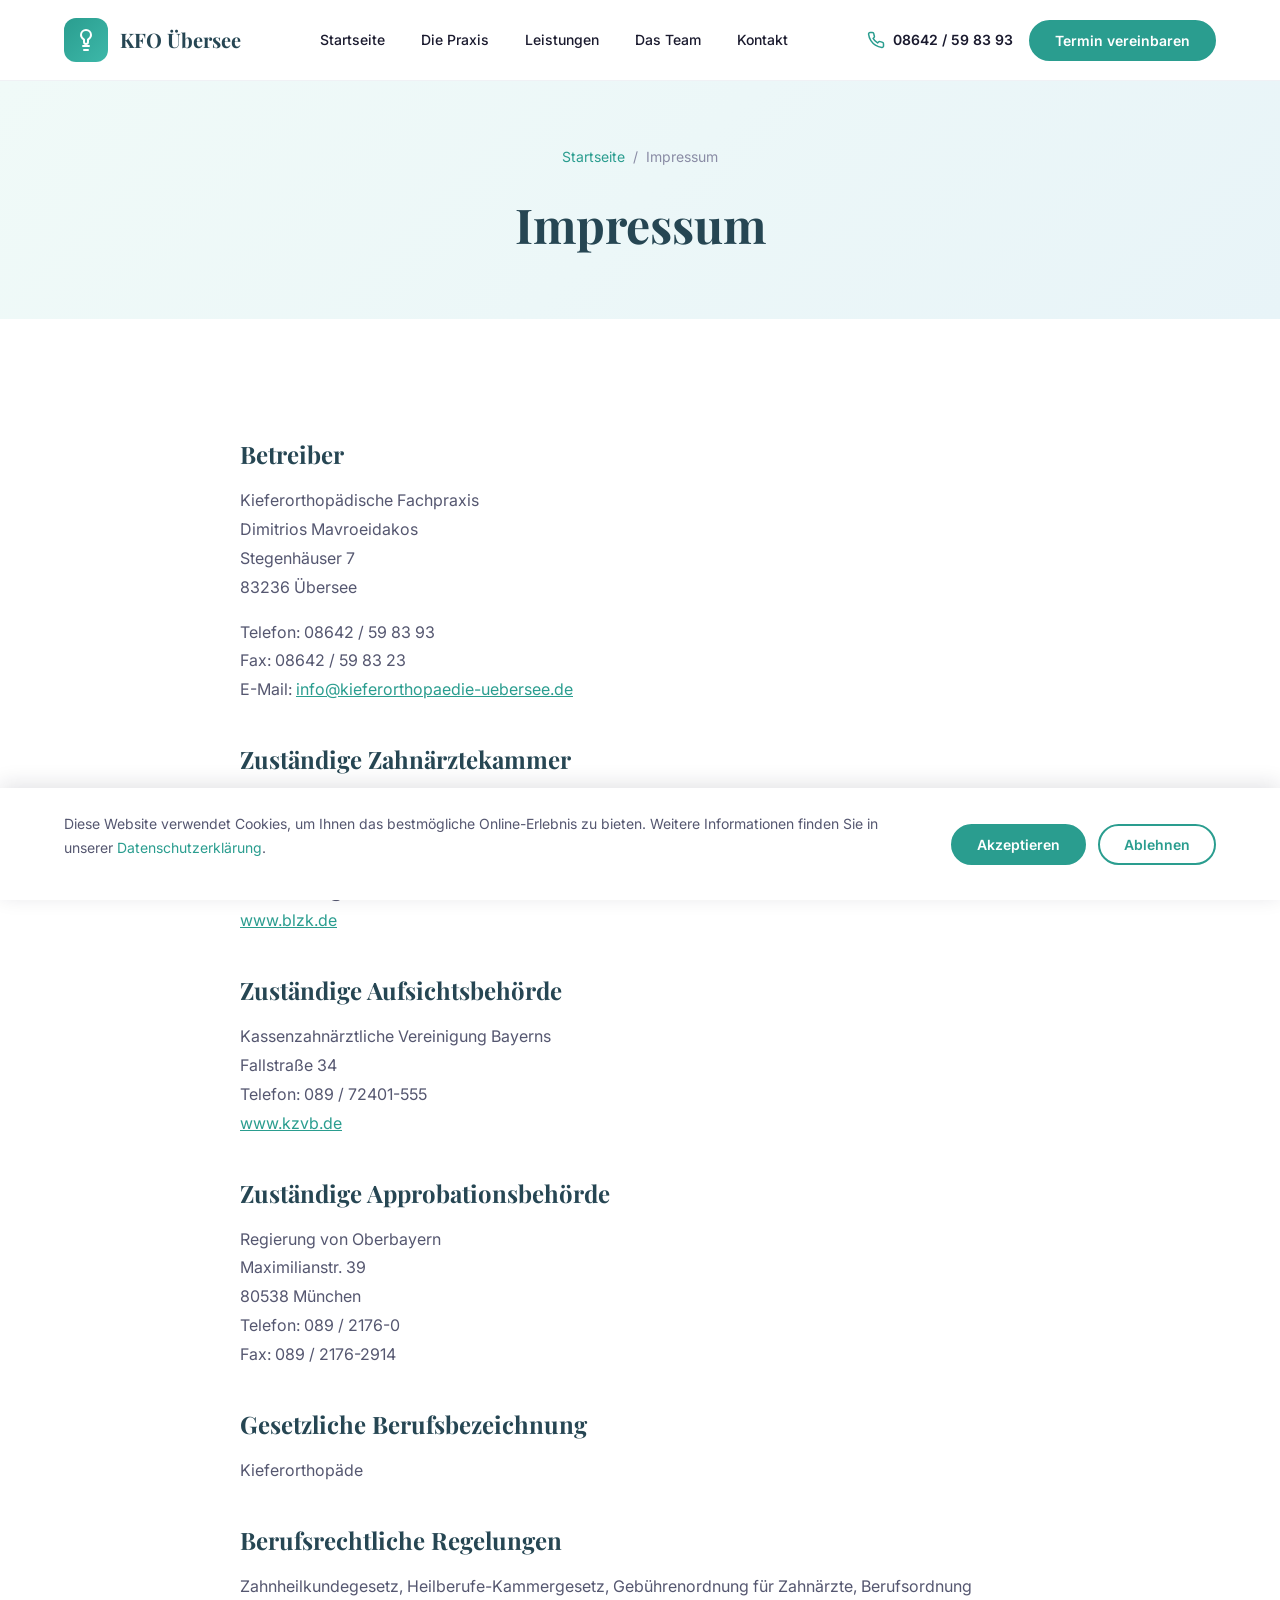
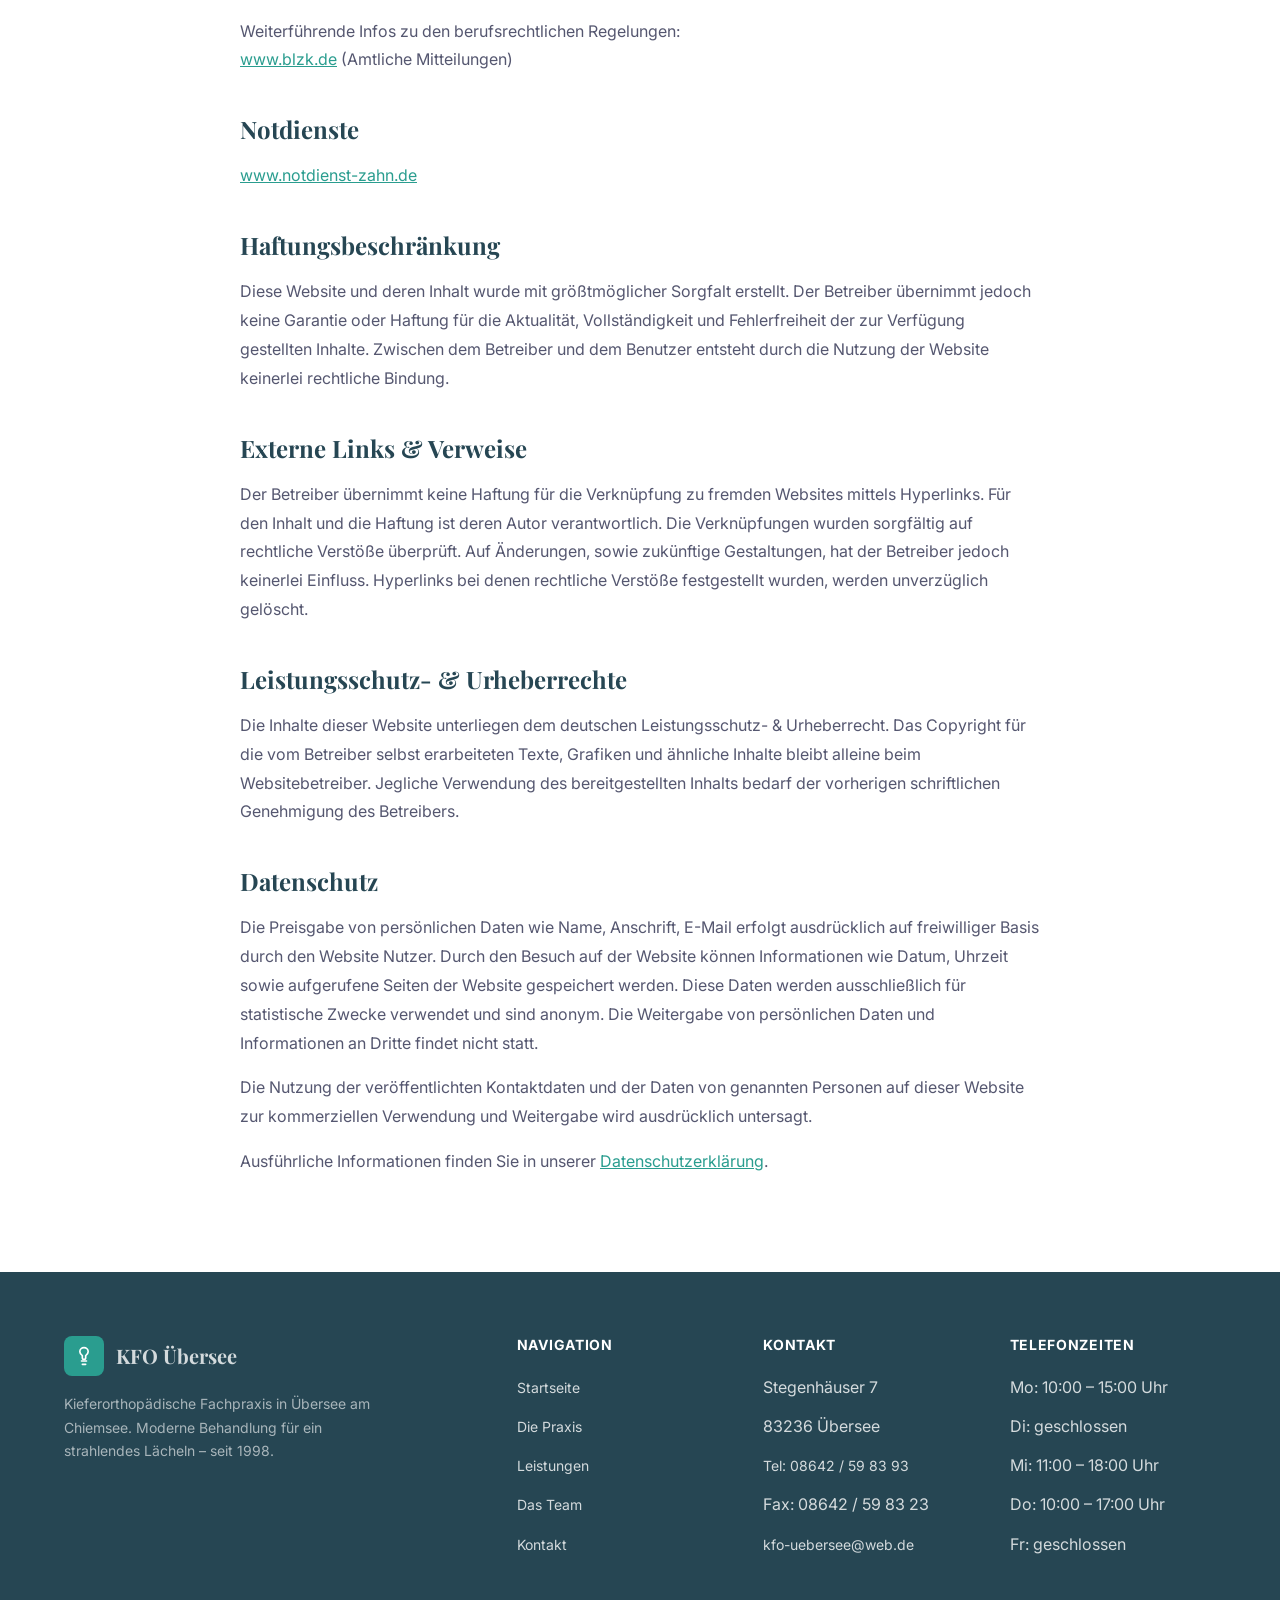
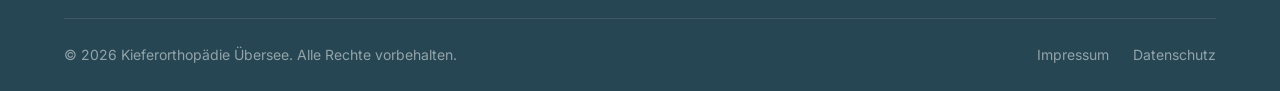
<file: impressum.html>
<!DOCTYPE html>
<html lang="de">
<head>
  <meta charset="UTF-8">
  <meta name="viewport" content="width=device-width, initial-scale=1.0">
  <meta name="description" content="Impressum der Kieferorthopädischen Fachpraxis Dimitrios Mavroeidakos in Übersee. Pflichtangaben gemäß §5 TMG.">
  <meta property="og:title" content="Impressum – Kieferorthopädie Übersee">
  <title>Impressum – Kieferorthopädie Übersee</title>
  <link rel="icon" type="image/svg+xml" href="images/favicon.svg">
  <link rel="preconnect" href="https://fonts.googleapis.com">
  <link rel="preconnect" href="https://fonts.gstatic.com" crossorigin>
  <link href="https://fonts.googleapis.com/css2?family=Inter:wght@400;500;600;700&family=Playfair+Display:wght@600;700&display=swap" rel="stylesheet">
  <link rel="stylesheet" href="css/style.css">
  <link rel="stylesheet" href="css/animations.css">
</head>
<body>

  <!-- Header -->
  <header class="header">
    <div class="header__inner">
      <a href="index.html" class="header__logo">
        <div class="header__logo-icon">
          <svg width="24" height="24" viewBox="0 0 24 24" fill="none" stroke="currentColor" stroke-width="2" stroke-linecap="round" stroke-linejoin="round">
            <path d="M12 2a5 5 0 0 1 5 5c0 2-1.5 3.5-3 4.5V14a2 2 0 0 1-4 0v-2.5C8.5 10.5 7 9 7 7a5 5 0 0 1 5-5z"/>
            <path d="M9 18h6"/><path d="M10 22h4"/>
          </svg>
        </div>
        <span>KFO Übersee</span>
      </a>
      <nav class="header__nav">
        <a href="index.html">Startseite</a>
        <a href="praxis.html">Die Praxis</a>
        <a href="leistungen.html">Leistungen</a>
        <a href="team.html">Das Team</a>
        <a href="kontakt.html">Kontakt</a>
      </nav>
      <div class="header__cta">
        <a href="tel:+498642598393" class="header__phone">
          <svg width="18" height="18" viewBox="0 0 24 24" fill="none" stroke="currentColor" stroke-width="2" stroke-linecap="round" stroke-linejoin="round"><path d="M22 16.92v3a2 2 0 0 1-2.18 2 19.79 19.79 0 0 1-8.63-3.07 19.5 19.5 0 0 1-6-6 19.79 19.79 0 0 1-3.07-8.67A2 2 0 0 1 4.11 2h3a2 2 0 0 1 2 1.72c.127.96.361 1.903.7 2.81a2 2 0 0 1-.45 2.11L8.09 9.91a16 16 0 0 0 6 6l1.27-1.27a2 2 0 0 1 2.11-.45c.907.339 1.85.573 2.81.7A2 2 0 0 1 22 16.92z"/></svg>
          08642 / 59 83 93
        </a>
        <a href="kontakt.html#termin" class="btn btn--primary btn--sm">Termin vereinbaren</a>
      </div>
      <button class="hamburger" aria-label="Menü öffnen">
        <span></span><span></span><span></span>
      </button>
    </div>
  </header>

  <!-- Mobile Navigation -->
  <div class="mobile-overlay"></div>
  <nav class="mobile-nav">
    <a href="index.html">Startseite</a>
    <a href="praxis.html">Die Praxis</a>
    <a href="leistungen.html">Leistungen</a>
    <a href="team.html">Das Team</a>
    <a href="kontakt.html">Kontakt</a>
  </nav>

  <main>
    <!-- Page Header -->
    <div class="page-header">
      <div class="container">
        <div class="breadcrumbs">
          <a href="index.html">Startseite</a>
          <span>/</span>
          <span>Impressum</span>
        </div>
        <h1 class="fade-in-up">Impressum</h1>
      </div>
    </div>

    <section class="section">
      <div class="container">
        <div class="legal-content fade-in-up">

          <h2>Betreiber</h2>
          <p>
            Kieferorthopädische Fachpraxis<br>
            Dimitrios Mavroeidakos<br>
            Stegenhäuser 7<br>
            83236 Übersee
          </p>
          <p>
            Telefon: 08642 / 59 83 93<br>
            Fax: 08642 / 59 83 23<br>
            E-Mail: <a href="mailto:info@kieferorthopaedie-uebersee.de">info@kieferorthopaedie-uebersee.de</a>
          </p>

          <h2>Zuständige Zahnärztekammer</h2>
          <p>
            Bayerische Landeszahnärztekammer<br>
            Fallstraße 34<br>
            81369 München<br>
            E-Mail: blzk@blzk.de<br>
            <a href="https://www.blzk.de" target="_blank" rel="noopener noreferrer">www.blzk.de</a>
          </p>

          <h2>Zuständige Aufsichtsbehörde</h2>
          <p>
            Kassenzahnärztliche Vereinigung Bayerns<br>
            Fallstraße 34<br>
            Telefon: 089 / 72401-555<br>
            <a href="https://www.kzvb.de" target="_blank" rel="noopener noreferrer">www.kzvb.de</a>
          </p>

          <h2>Zuständige Approbationsbehörde</h2>
          <p>
            Regierung von Oberbayern<br>
            Maximilianstr. 39<br>
            80538 München<br>
            Telefon: 089 / 2176-0<br>
            Fax: 089 / 2176-2914
          </p>

          <h2>Gesetzliche Berufsbezeichnung</h2>
          <p>Kieferorthopäde</p>

          <h2>Berufsrechtliche Regelungen</h2>
          <p>
            Zahnheilkundegesetz, Heilberufe-Kammergesetz, Gebührenordnung für Zahnärzte, Berufsordnung
          </p>
          <p>
            Weiterführende Infos zu den berufsrechtlichen Regelungen:<br>
            <a href="https://www.blzk.de" target="_blank" rel="noopener noreferrer">www.blzk.de</a> (Amtliche Mitteilungen)
          </p>

          <h2>Notdienste</h2>
          <p>
            <a href="https://www.notdienst-zahn.de" target="_blank" rel="noopener noreferrer">www.notdienst-zahn.de</a>
          </p>

          <h2>Haftungsbeschränkung</h2>
          <p>Diese Website und deren Inhalt wurde mit größtmöglicher Sorgfalt erstellt. Der Betreiber übernimmt jedoch keine Garantie oder Haftung für die Aktualität, Vollständigkeit und Fehlerfreiheit der zur Verfügung gestellten Inhalte. Zwischen dem Betreiber und dem Benutzer entsteht durch die Nutzung der Website keinerlei rechtliche Bindung.</p>

          <h2>Externe Links &amp; Verweise</h2>
          <p>Der Betreiber übernimmt keine Haftung für die Verknüpfung zu fremden Websites mittels Hyperlinks. Für den Inhalt und die Haftung ist deren Autor verantwortlich. Die Verknüpfungen wurden sorgfältig auf rechtliche Verstöße überprüft. Auf Änderungen, sowie zukünftige Gestaltungen, hat der Betreiber jedoch keinerlei Einfluss. Hyperlinks bei denen rechtliche Verstöße festgestellt wurden, werden unverzüglich gelöscht.</p>

          <h2>Leistungsschutz- &amp; Urheberrechte</h2>
          <p>Die Inhalte dieser Website unterliegen dem deutschen Leistungsschutz- &amp; Urheberrecht. Das Copyright für die vom Betreiber selbst erarbeiteten Texte, Grafiken und ähnliche Inhalte bleibt alleine beim Websitebetreiber. Jegliche Verwendung des bereitgestellten Inhalts bedarf der vorherigen schriftlichen Genehmigung des Betreibers.</p>

          <h2>Datenschutz</h2>
          <p>Die Preisgabe von persönlichen Daten wie Name, Anschrift, E-Mail erfolgt ausdrücklich auf freiwilliger Basis durch den Website Nutzer. Durch den Besuch auf der Website können Informationen wie Datum, Uhrzeit sowie aufgerufene Seiten der Website gespeichert werden. Diese Daten werden ausschließlich für statistische Zwecke verwendet und sind anonym. Die Weitergabe von persönlichen Daten und Informationen an Dritte findet nicht statt.</p>
          <p>Die Nutzung der veröffentlichten Kontaktdaten und der Daten von genannten Personen auf dieser Website zur kommerziellen Verwendung und Weitergabe wird ausdrücklich untersagt.</p>
          <p>Ausführliche Informationen finden Sie in unserer <a href="datenschutz.html">Datenschutzerklärung</a>.</p>

        </div>
      </div>
    </section>
  </main>

  <!-- Footer -->
  <footer class="footer">
    <div class="container">
      <div class="footer__grid">
        <div class="footer__brand">
          <a href="index.html" class="footer__logo">
            <div class="footer__logo-icon">
              <svg width="20" height="20" viewBox="0 0 24 24" fill="none" stroke="currentColor" stroke-width="2" stroke-linecap="round" stroke-linejoin="round">
                <path d="M12 2a5 5 0 0 1 5 5c0 2-1.5 3.5-3 4.5V14a2 2 0 0 1-4 0v-2.5C8.5 10.5 7 9 7 7a5 5 0 0 1 5-5z"/>
                <path d="M9 18h6"/><path d="M10 22h4"/>
              </svg>
            </div>
            KFO Übersee
          </a>
          <p class="footer__desc">Kieferorthopädische Fachpraxis in Übersee am Chiemsee. Moderne Behandlung für ein strahlendes Lächeln – seit 1998.</p>
        </div>
        <div>
          <h4 class="footer__heading">Navigation</h4>
          <ul class="footer__links">
            <li><a href="index.html">Startseite</a></li>
            <li><a href="praxis.html">Die Praxis</a></li>
            <li><a href="leistungen.html">Leistungen</a></li>
            <li><a href="team.html">Das Team</a></li>
            <li><a href="kontakt.html">Kontakt</a></li>
          </ul>
        </div>
        <div>
          <h4 class="footer__heading">Kontakt</h4>
          <ul class="footer__links">
            <li>Stegenhäuser 7</li>
            <li>83236 Übersee</li>
            <li style="margin-top: var(--space-3);"><a href="tel:+498642598393">Tel: 08642 / 59 83 93</a></li>
            <li>Fax: 08642 / 59 83 23</li>
            <li style="margin-top: var(--space-3);"><a href="mailto:kfo-uebersee@web.de">kfo-uebersee@web.de</a></li>
          </ul>
        </div>
        <div>
          <h4 class="footer__heading">Telefonzeiten</h4>
          <ul class="footer__links">
            <li>Mo: 10:00 – 15:00 Uhr</li>
            <li>Di: geschlossen</li>
            <li>Mi: 11:00 – 18:00 Uhr</li>
            <li>Do: 10:00 – 17:00 Uhr</li>
            <li>Fr: geschlossen</li>
          </ul>
        </div>
      </div>
      <div class="footer__bottom">
        <span>&copy; 2026 Kieferorthopädie Übersee. Alle Rechte vorbehalten.</span>
        <div class="footer__legal">
          <a href="impressum.html">Impressum</a>
          <a href="datenschutz.html">Datenschutz</a>
        </div>
      </div>
    </div>
  </footer>

  <!-- Cookie Banner -->
  <div class="cookie-banner">
    <div class="container">
      <div class="cookie-banner__inner">
        <p class="cookie-banner__text">Diese Website verwendet Cookies, um Ihnen das bestmögliche Online-Erlebnis zu bieten. Weitere Informationen finden Sie in unserer <a href="datenschutz.html">Datenschutzerklärung</a>.</p>
        <div class="cookie-banner__actions">
          <button class="btn btn--primary btn--sm cookie-accept">Akzeptieren</button>
          <button class="btn btn--outline btn--sm cookie-decline">Ablehnen</button>
        </div>
      </div>
    </div>
  </div>

  <script src="js/main.js"></script>
</body>
</html>
</file>
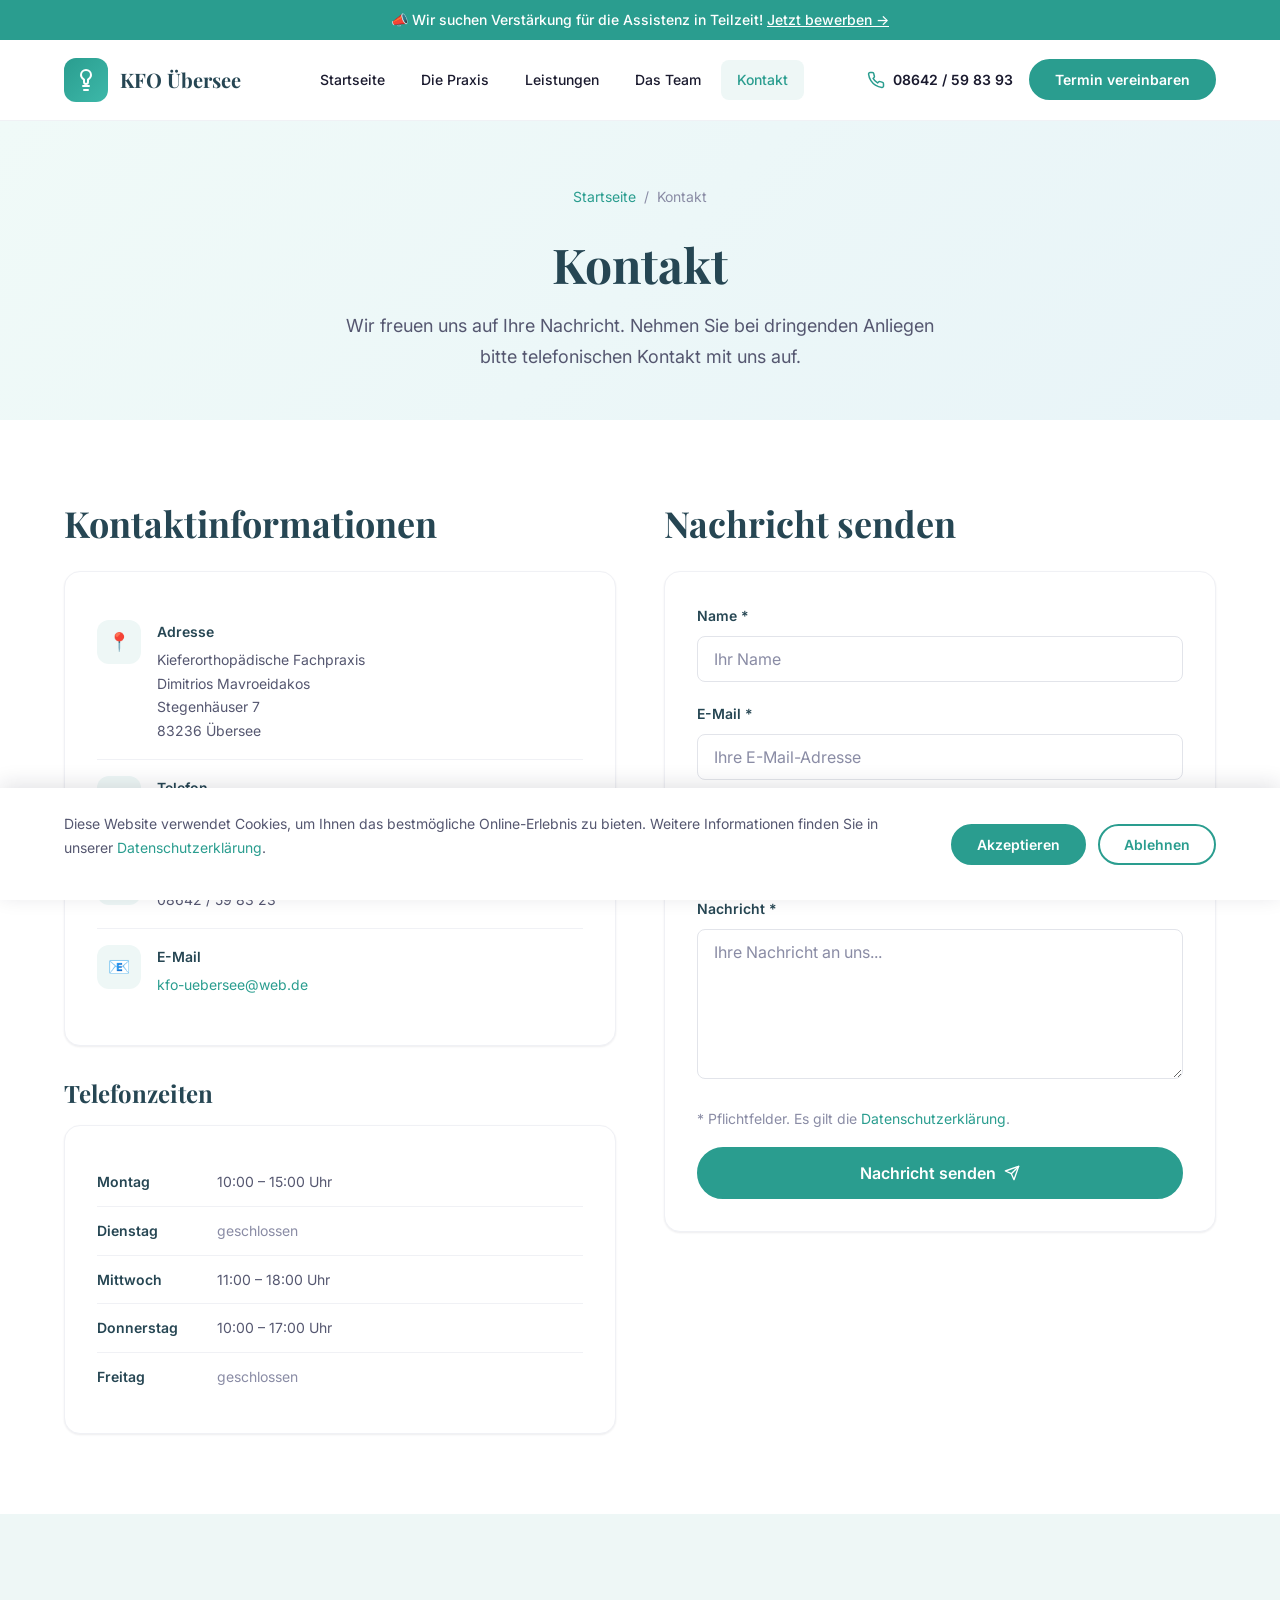
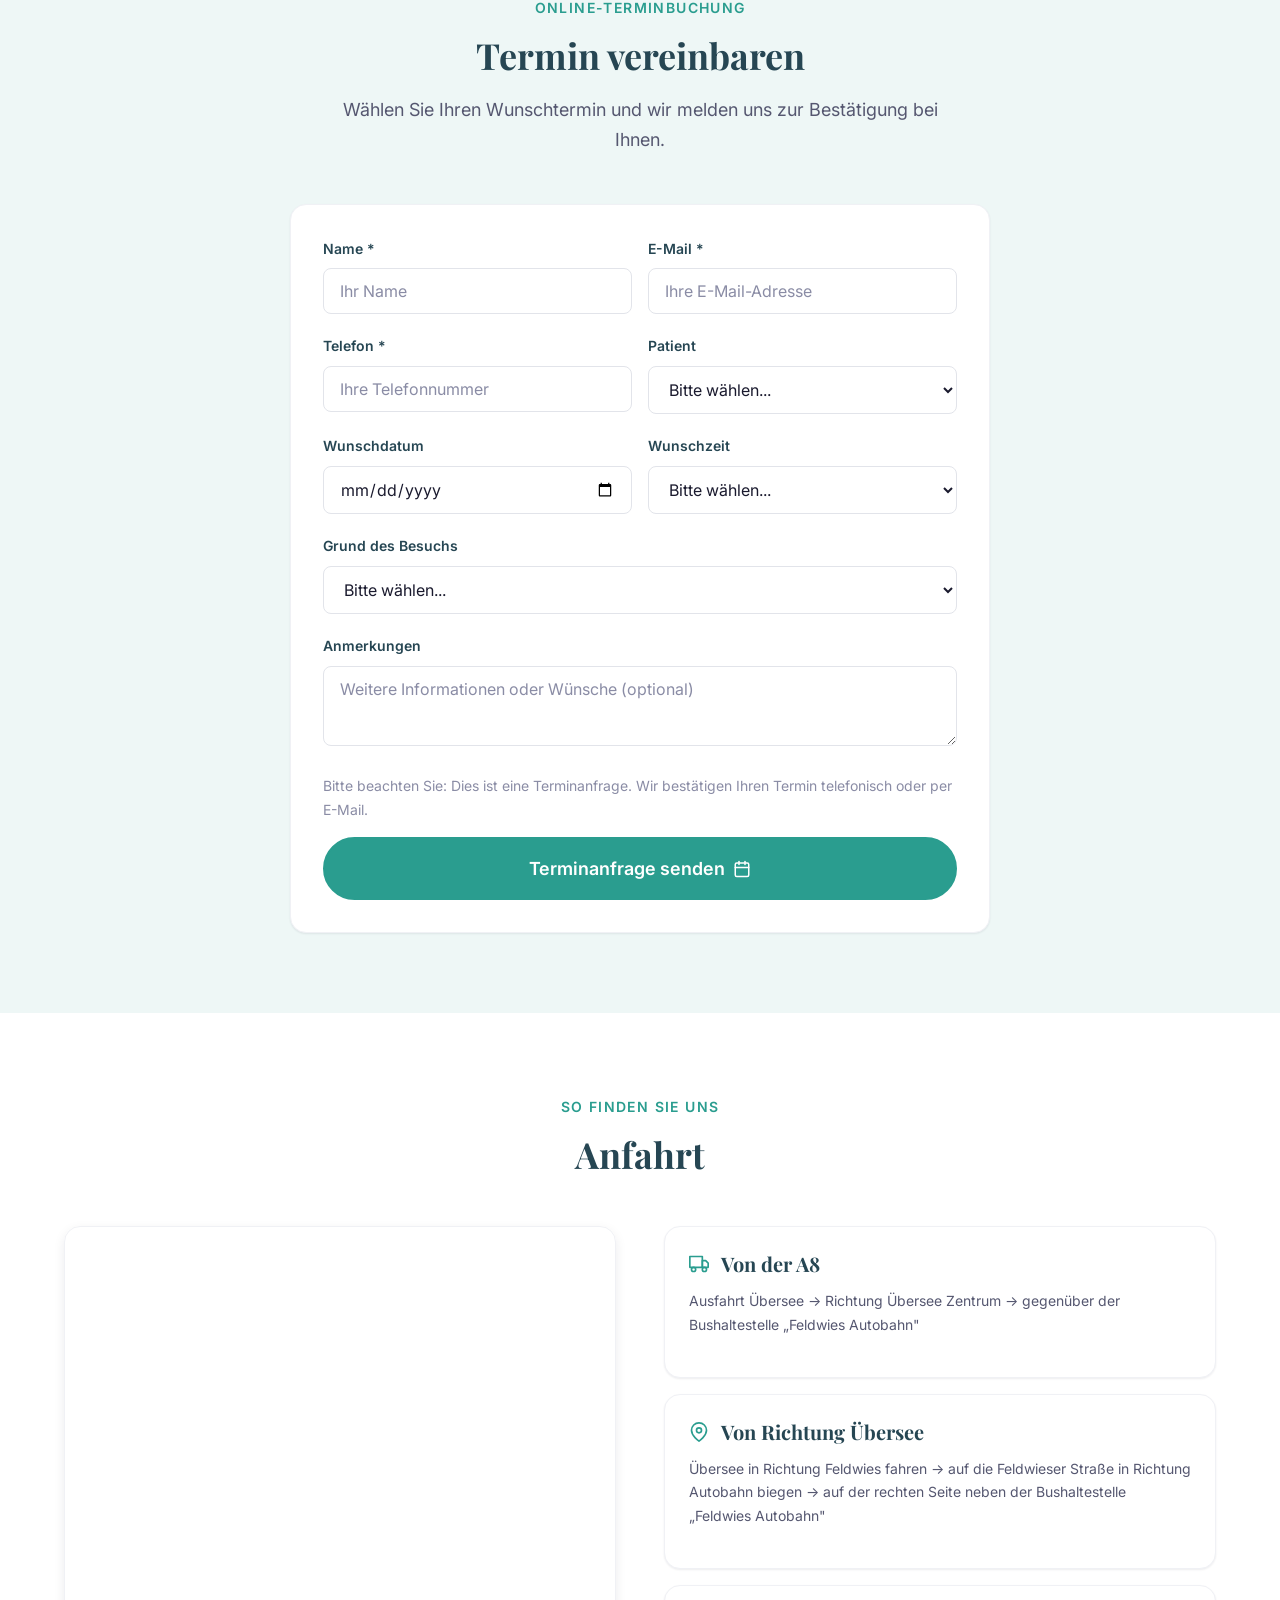
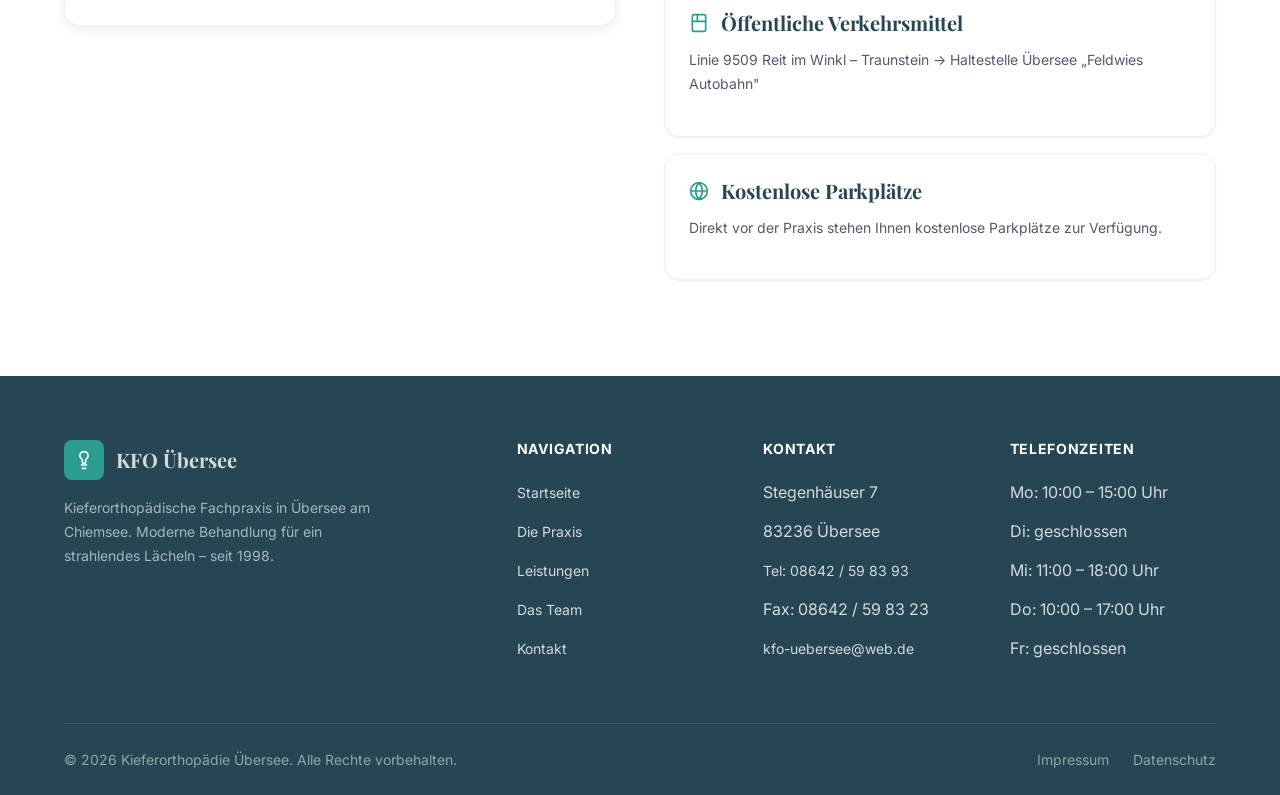
<file: kontakt.html>
<!DOCTYPE html>
<html lang="de">
<head>
  <meta charset="UTF-8">
  <meta name="viewport" content="width=device-width, initial-scale=1.0">
  <meta name="description" content="Kontaktieren Sie die Kieferorthopädie Übersee. Adresse, Telefon, Kontaktformular, Terminvereinbarung und Anfahrtsbeschreibung.">
  <meta property="og:title" content="Kontakt – Kieferorthopädie Übersee">
  <meta property="og:description" content="Vereinbaren Sie einen Termin oder kontaktieren Sie uns direkt.">
  <title>Kontakt – Kieferorthopädie Übersee</title>
  <link rel="icon" type="image/svg+xml" href="images/favicon.svg">
  <link rel="preconnect" href="https://fonts.googleapis.com">
  <link rel="preconnect" href="https://fonts.gstatic.com" crossorigin>
  <link href="https://fonts.googleapis.com/css2?family=Inter:wght@400;500;600;700&family=Playfair+Display:wght@600;700&display=swap" rel="stylesheet">
  <link rel="stylesheet" href="css/style.css">
  <link rel="stylesheet" href="css/animations.css">
</head>
<body>

  <!-- Announcement Bar -->
  <div class="announcement-bar">
    <span>&#128227; Wir suchen Verstärkung für die Assistenz in Teilzeit! <a href="kontakt.html">Jetzt bewerben &rarr;</a></span>
  </div>

  <!-- Header -->
  <header class="header">
    <div class="header__inner">
      <a href="index.html" class="header__logo">
        <div class="header__logo-icon">
          <svg width="24" height="24" viewBox="0 0 24 24" fill="none" stroke="currentColor" stroke-width="2" stroke-linecap="round" stroke-linejoin="round">
            <path d="M12 2a5 5 0 0 1 5 5c0 2-1.5 3.5-3 4.5V14a2 2 0 0 1-4 0v-2.5C8.5 10.5 7 9 7 7a5 5 0 0 1 5-5z"/>
            <path d="M9 18h6"/><path d="M10 22h4"/>
          </svg>
        </div>
        <span>KFO Übersee</span>
      </a>
      <nav class="header__nav">
        <a href="index.html">Startseite</a>
        <a href="praxis.html">Die Praxis</a>
        <a href="leistungen.html">Leistungen</a>
        <a href="team.html">Das Team</a>
        <a href="kontakt.html" class="active">Kontakt</a>
      </nav>
      <div class="header__cta">
        <a href="tel:+498642598393" class="header__phone">
          <svg width="18" height="18" viewBox="0 0 24 24" fill="none" stroke="currentColor" stroke-width="2" stroke-linecap="round" stroke-linejoin="round"><path d="M22 16.92v3a2 2 0 0 1-2.18 2 19.79 19.79 0 0 1-8.63-3.07 19.5 19.5 0 0 1-6-6 19.79 19.79 0 0 1-3.07-8.67A2 2 0 0 1 4.11 2h3a2 2 0 0 1 2 1.72c.127.96.361 1.903.7 2.81a2 2 0 0 1-.45 2.11L8.09 9.91a16 16 0 0 0 6 6l1.27-1.27a2 2 0 0 1 2.11-.45c.907.339 1.85.573 2.81.7A2 2 0 0 1 22 16.92z"/></svg>
          08642 / 59 83 93
        </a>
        <a href="#termin" class="btn btn--primary btn--sm">Termin vereinbaren</a>
      </div>
      <button class="hamburger" aria-label="Menü öffnen">
        <span></span><span></span><span></span>
      </button>
    </div>
  </header>

  <!-- Mobile Navigation -->
  <div class="mobile-overlay"></div>
  <nav class="mobile-nav">
    <a href="index.html">Startseite</a>
    <a href="praxis.html">Die Praxis</a>
    <a href="leistungen.html">Leistungen</a>
    <a href="team.html">Das Team</a>
    <a href="kontakt.html" class="active">Kontakt</a>
    <a href="tel:+498642598393" style="color: var(--color-primary); margin-top: var(--space-4);">&#128222; 08642 / 59 83 93</a>
    <a href="#termin" class="btn btn--primary" style="margin-top: var(--space-4); text-align: center;">Termin vereinbaren</a>
  </nav>

  <main>
    <!-- Page Header -->
    <div class="page-header">
      <div class="container">
        <div class="breadcrumbs">
          <a href="index.html">Startseite</a>
          <span>/</span>
          <span>Kontakt</span>
        </div>
        <h1 class="fade-in-up">Kontakt</h1>
        <p class="fade-in-up delay-100">Wir freuen uns auf Ihre Nachricht. Nehmen Sie bei dringenden Anliegen bitte telefonischen Kontakt mit uns auf.</p>
      </div>
    </div>

    <!-- Contact Info + Form -->
    <section class="section">
      <div class="container">
        <div class="grid grid--2" style="gap: var(--space-12);">
          <!-- Left: Contact Information -->
          <div class="fade-in-left">
            <h2 style="margin-bottom: var(--space-6);">Kontaktinformationen</h2>

            <div class="contact-info-card" style="margin-bottom: var(--space-8);">
              <div class="contact-info-item">
                <div class="contact-info-item__icon">&#128205;</div>
                <div class="contact-info-item__text">
                  <div class="contact-info-item__label">Adresse</div>
                  <div class="contact-info-item__value">
                    Kieferorthopädische Fachpraxis<br>
                    Dimitrios Mavroeidakos<br>
                    Stegenhäuser 7<br>
                    83236 Übersee
                  </div>
                </div>
              </div>

              <div class="contact-info-item">
                <div class="contact-info-item__icon">&#128222;</div>
                <div class="contact-info-item__text">
                  <div class="contact-info-item__label">Telefon</div>
                  <div class="contact-info-item__value"><a href="tel:+498642598393">08642 / 59 83 93</a></div>
                </div>
              </div>

              <div class="contact-info-item">
                <div class="contact-info-item__icon">&#128424;</div>
                <div class="contact-info-item__text">
                  <div class="contact-info-item__label">Fax</div>
                  <div class="contact-info-item__value">08642 / 59 83 23</div>
                </div>
              </div>

              <div class="contact-info-item">
                <div class="contact-info-item__icon">&#128231;</div>
                <div class="contact-info-item__text">
                  <div class="contact-info-item__label">E-Mail</div>
                  <div class="contact-info-item__value"><a href="mailto:kfo-uebersee@web.de">kfo-uebersee@web.de</a></div>
                </div>
              </div>
            </div>

            <!-- Phone Hours -->
            <h3 style="margin-bottom: var(--space-4);">Telefonzeiten</h3>
            <div class="contact-info-card">
              <table class="hours-table">
                <tr>
                  <td>Montag</td>
                  <td>10:00 – 15:00 Uhr</td>
                </tr>
                <tr>
                  <td>Dienstag</td>
                  <td class="hours-closed">geschlossen</td>
                </tr>
                <tr>
                  <td>Mittwoch</td>
                  <td>11:00 – 18:00 Uhr</td>
                </tr>
                <tr>
                  <td>Donnerstag</td>
                  <td>10:00 – 17:00 Uhr</td>
                </tr>
                <tr>
                  <td>Freitag</td>
                  <td class="hours-closed">geschlossen</td>
                </tr>
              </table>
            </div>
          </div>

          <!-- Right: Contact Form -->
          <div class="fade-in-right">
            <h2 style="margin-bottom: var(--space-6);">Nachricht senden</h2>

            <form id="contact-form" class="contact-info-card">
              <div class="form-success">
                Vielen Dank! Ihre Nachricht wurde erfolgreich gesendet.
              </div>
              <div class="form-error">
                Es ist ein Fehler aufgetreten.
              </div>

              <div class="form-group">
                <label for="name">Name *</label>
                <input type="text" id="name" name="name" required placeholder="Ihr Name">
              </div>

              <div class="form-group">
                <label for="email">E-Mail *</label>
                <input type="email" id="email" name="email" required placeholder="Ihre E-Mail-Adresse">
              </div>

              <div class="form-group">
                <label for="phone">Telefon</label>
                <input type="tel" id="phone" name="phone" placeholder="Ihre Telefonnummer (optional)">
              </div>

              <div class="form-group">
                <label for="message">Nachricht *</label>
                <textarea id="message" name="message" required placeholder="Ihre Nachricht an uns..."></textarea>
              </div>

              <p style="font-size: var(--text-sm); color: var(--color-text-muted); margin-bottom: var(--space-4);">
                * Pflichtfelder. Es gilt die <a href="datenschutz.html">Datenschutzerklärung</a>.
              </p>

              <button type="submit" class="btn btn--primary" style="width: 100%;">
                Nachricht senden
                <svg width="16" height="16" viewBox="0 0 24 24" fill="none" stroke="currentColor" stroke-width="2" stroke-linecap="round" stroke-linejoin="round"><line x1="22" y1="2" x2="11" y2="13"/><polygon points="22 2 15 22 11 13 2 9 22 2"/></svg>
              </button>
            </form>
          </div>
        </div>
      </div>
    </section>

    <!-- Appointment Booking -->
    <section class="section section--accent" id="termin">
      <div class="container">
        <div class="section__header animate-on-scroll">
          <span class="section__subtitle">Online-Terminbuchung</span>
          <h2>Termin vereinbaren</h2>
          <p>Wählen Sie Ihren Wunschtermin und wir melden uns zur Bestätigung bei Ihnen.</p>
        </div>

        <div class="booking-widget fade-in-up" style="max-width: 700px; margin: 0 auto;">
          <div class="booking-row">
            <div class="form-group">
              <label for="booking-name">Name *</label>
              <input type="text" id="booking-name" placeholder="Ihr Name">
            </div>
            <div class="form-group">
              <label for="booking-email">E-Mail *</label>
              <input type="email" id="booking-email" placeholder="Ihre E-Mail-Adresse">
            </div>
          </div>

          <div class="booking-row">
            <div class="form-group">
              <label for="booking-phone">Telefon *</label>
              <input type="tel" id="booking-phone" placeholder="Ihre Telefonnummer">
            </div>
            <div class="form-group">
              <label for="booking-patient">Patient</label>
              <select id="booking-patient">
                <option value="">Bitte wählen...</option>
                <option value="child">Kind (bis 12 Jahre)</option>
                <option value="teen">Jugendliche/r (12-18)</option>
                <option value="adult">Erwachsene/r</option>
              </select>
            </div>
          </div>

          <div class="booking-row">
            <div class="form-group">
              <label for="booking-date">Wunschdatum</label>
              <input type="date" id="booking-date">
            </div>
            <div class="form-group">
              <label for="booking-time">Wunschzeit</label>
              <select id="booking-time">
                <option value="">Bitte wählen...</option>
                <option value="morning">Vormittags (10:00 – 12:00)</option>
                <option value="afternoon-early">Früher Nachmittag (12:00 – 14:00)</option>
                <option value="afternoon-late">Später Nachmittag (14:00 – 17:00)</option>
              </select>
            </div>
          </div>

          <div class="form-group">
            <label for="booking-reason">Grund des Besuchs</label>
            <select id="booking-reason">
              <option value="">Bitte wählen...</option>
              <option value="erstberatung">Erstberatung</option>
              <option value="kontrolltermin">Kontrolltermin</option>
              <option value="aligner">Aligner-Beratung</option>
              <option value="kind">Kinderbehandlung</option>
              <option value="sonstiges">Sonstiges</option>
            </select>
          </div>

          <div class="form-group">
            <label for="booking-notes">Anmerkungen</label>
            <textarea id="booking-notes" style="min-height: 80px;" placeholder="Weitere Informationen oder Wünsche (optional)"></textarea>
          </div>

          <p style="font-size: var(--text-sm); color: var(--color-text-muted); margin-bottom: var(--space-4);">
            Bitte beachten Sie: Dies ist eine Terminanfrage. Wir bestätigen Ihren Termin telefonisch oder per E-Mail.
          </p>

          <button class="btn btn--primary btn--lg" style="width: 100%;">
            Terminanfrage senden
            <svg width="18" height="18" viewBox="0 0 24 24" fill="none" stroke="currentColor" stroke-width="2" stroke-linecap="round" stroke-linejoin="round"><rect x="3" y="4" width="18" height="18" rx="2" ry="2"/><line x1="16" y1="2" x2="16" y2="6"/><line x1="8" y1="2" x2="8" y2="6"/><line x1="3" y1="10" x2="21" y2="10"/></svg>
          </button>
        </div>
      </div>
    </section>

    <!-- Google Maps + Directions -->
    <section class="section">
      <div class="container">
        <div class="section__header animate-on-scroll">
          <span class="section__subtitle">So finden Sie uns</span>
          <h2>Anfahrt</h2>
        </div>

        <div class="grid grid--2" style="gap: var(--space-12);">
          <!-- Map -->
          <div class="fade-in-left">
            <div class="map-container">
              <iframe
                src="https://www.google.com/maps/embed?pb=!1m18!1m12!1m3!1d2693.5!2d12.4769!3d47.8194!2m3!1f0!2f0!3f0!3m2!1i1024!2i768!4f13.1!3m3!1m2!1s0x4776c2a0a4a8a8a7%3A0x0!2sStegenh%C3%A4user+7%2C+83236+%C3%9Cbersee!5e0!3m2!1sde!2sde!4v1"
                allowfullscreen=""
                loading="lazy"
                referrerpolicy="no-referrer-when-downgrade"
                title="Standort Kieferorthopädie Übersee">
              </iframe>
            </div>
          </div>

          <!-- Directions -->
          <div class="fade-in-right">
            <div class="directions-card">
              <h4>
                <svg width="20" height="20" viewBox="0 0 24 24" fill="none" stroke="var(--color-primary)" stroke-width="2" stroke-linecap="round" stroke-linejoin="round"><rect x="1" y="3" width="15" height="13"/><polygon points="16 8 20 8 23 11 23 16 16 16 16 8"/><circle cx="5.5" cy="18.5" r="2.5"/><circle cx="18.5" cy="18.5" r="2.5"/></svg>
                Von der A8
              </h4>
              <p>Ausfahrt Übersee &#8594; Richtung Übersee Zentrum &#8594; gegenüber der Bushaltestelle „Feldwies Autobahn"</p>
            </div>

            <div class="directions-card">
              <h4>
                <svg width="20" height="20" viewBox="0 0 24 24" fill="none" stroke="var(--color-primary)" stroke-width="2" stroke-linecap="round" stroke-linejoin="round"><path d="M21 10c0 7-9 13-9 13s-9-6-9-13a9 9 0 0 1 18 0z"/><circle cx="12" cy="10" r="3"/></svg>
                Von Richtung Übersee
              </h4>
              <p>Übersee in Richtung Feldwies fahren &#8594; auf die Feldwieser Straße in Richtung Autobahn biegen &#8594; auf der rechten Seite neben der Bushaltestelle „Feldwies Autobahn"</p>
            </div>

            <div class="directions-card">
              <h4>
                <svg width="20" height="20" viewBox="0 0 24 24" fill="none" stroke="var(--color-primary)" stroke-width="2" stroke-linecap="round" stroke-linejoin="round"><rect x="4" y="2" width="16" height="20" rx="2" ry="2"/><line x1="4" y1="10" x2="20" y2="10"/><line x1="10" y1="2" x2="10" y2="10"/></svg>
                Öffentliche Verkehrsmittel
              </h4>
              <p>Linie 9509 Reit im Winkl – Traunstein &#8594; Haltestelle Übersee „Feldwies Autobahn"</p>
            </div>

            <div class="directions-card">
              <h4>
                <svg width="20" height="20" viewBox="0 0 24 24" fill="none" stroke="var(--color-primary)" stroke-width="2" stroke-linecap="round" stroke-linejoin="round"><circle cx="12" cy="12" r="10"/><line x1="2" y1="12" x2="22" y2="12"/><path d="M12 2a15.3 15.3 0 0 1 4 10 15.3 15.3 0 0 1-4 10 15.3 15.3 0 0 1-4-10 15.3 15.3 0 0 1 4-10z"/></svg>
                Kostenlose Parkplätze
              </h4>
              <p>Direkt vor der Praxis stehen Ihnen kostenlose Parkplätze zur Verfügung.</p>
            </div>
          </div>
        </div>
      </div>
    </section>
  </main>

  <!-- Footer -->
  <footer class="footer">
    <div class="container">
      <div class="footer__grid">
        <div class="footer__brand">
          <a href="index.html" class="footer__logo">
            <div class="footer__logo-icon">
              <svg width="20" height="20" viewBox="0 0 24 24" fill="none" stroke="currentColor" stroke-width="2" stroke-linecap="round" stroke-linejoin="round">
                <path d="M12 2a5 5 0 0 1 5 5c0 2-1.5 3.5-3 4.5V14a2 2 0 0 1-4 0v-2.5C8.5 10.5 7 9 7 7a5 5 0 0 1 5-5z"/>
                <path d="M9 18h6"/><path d="M10 22h4"/>
              </svg>
            </div>
            KFO Übersee
          </a>
          <p class="footer__desc">Kieferorthopädische Fachpraxis in Übersee am Chiemsee. Moderne Behandlung für ein strahlendes Lächeln – seit 1998.</p>
        </div>
        <div>
          <h4 class="footer__heading">Navigation</h4>
          <ul class="footer__links">
            <li><a href="index.html">Startseite</a></li>
            <li><a href="praxis.html">Die Praxis</a></li>
            <li><a href="leistungen.html">Leistungen</a></li>
            <li><a href="team.html">Das Team</a></li>
            <li><a href="kontakt.html">Kontakt</a></li>
          </ul>
        </div>
        <div>
          <h4 class="footer__heading">Kontakt</h4>
          <ul class="footer__links">
            <li>Stegenhäuser 7</li>
            <li>83236 Übersee</li>
            <li style="margin-top: var(--space-3);"><a href="tel:+498642598393">Tel: 08642 / 59 83 93</a></li>
            <li>Fax: 08642 / 59 83 23</li>
            <li style="margin-top: var(--space-3);"><a href="mailto:kfo-uebersee@web.de">kfo-uebersee@web.de</a></li>
          </ul>
        </div>
        <div>
          <h4 class="footer__heading">Telefonzeiten</h4>
          <ul class="footer__links">
            <li>Mo: 10:00 – 15:00 Uhr</li>
            <li>Di: geschlossen</li>
            <li>Mi: 11:00 – 18:00 Uhr</li>
            <li>Do: 10:00 – 17:00 Uhr</li>
            <li>Fr: geschlossen</li>
          </ul>
        </div>
      </div>
      <div class="footer__bottom">
        <span>&copy; 2026 Kieferorthopädie Übersee. Alle Rechte vorbehalten.</span>
        <div class="footer__legal">
          <a href="impressum.html">Impressum</a>
          <a href="datenschutz.html">Datenschutz</a>
        </div>
      </div>
    </div>
  </footer>

  <!-- Cookie Banner -->
  <div class="cookie-banner">
    <div class="container">
      <div class="cookie-banner__inner">
        <p class="cookie-banner__text">Diese Website verwendet Cookies, um Ihnen das bestmögliche Online-Erlebnis zu bieten. Weitere Informationen finden Sie in unserer <a href="datenschutz.html">Datenschutzerklärung</a>.</p>
        <div class="cookie-banner__actions">
          <button class="btn btn--primary btn--sm cookie-accept">Akzeptieren</button>
          <button class="btn btn--outline btn--sm cookie-decline">Ablehnen</button>
        </div>
      </div>
    </div>
  </div>

  <script src="js/main.js"></script>
</body>
</html>
</file>
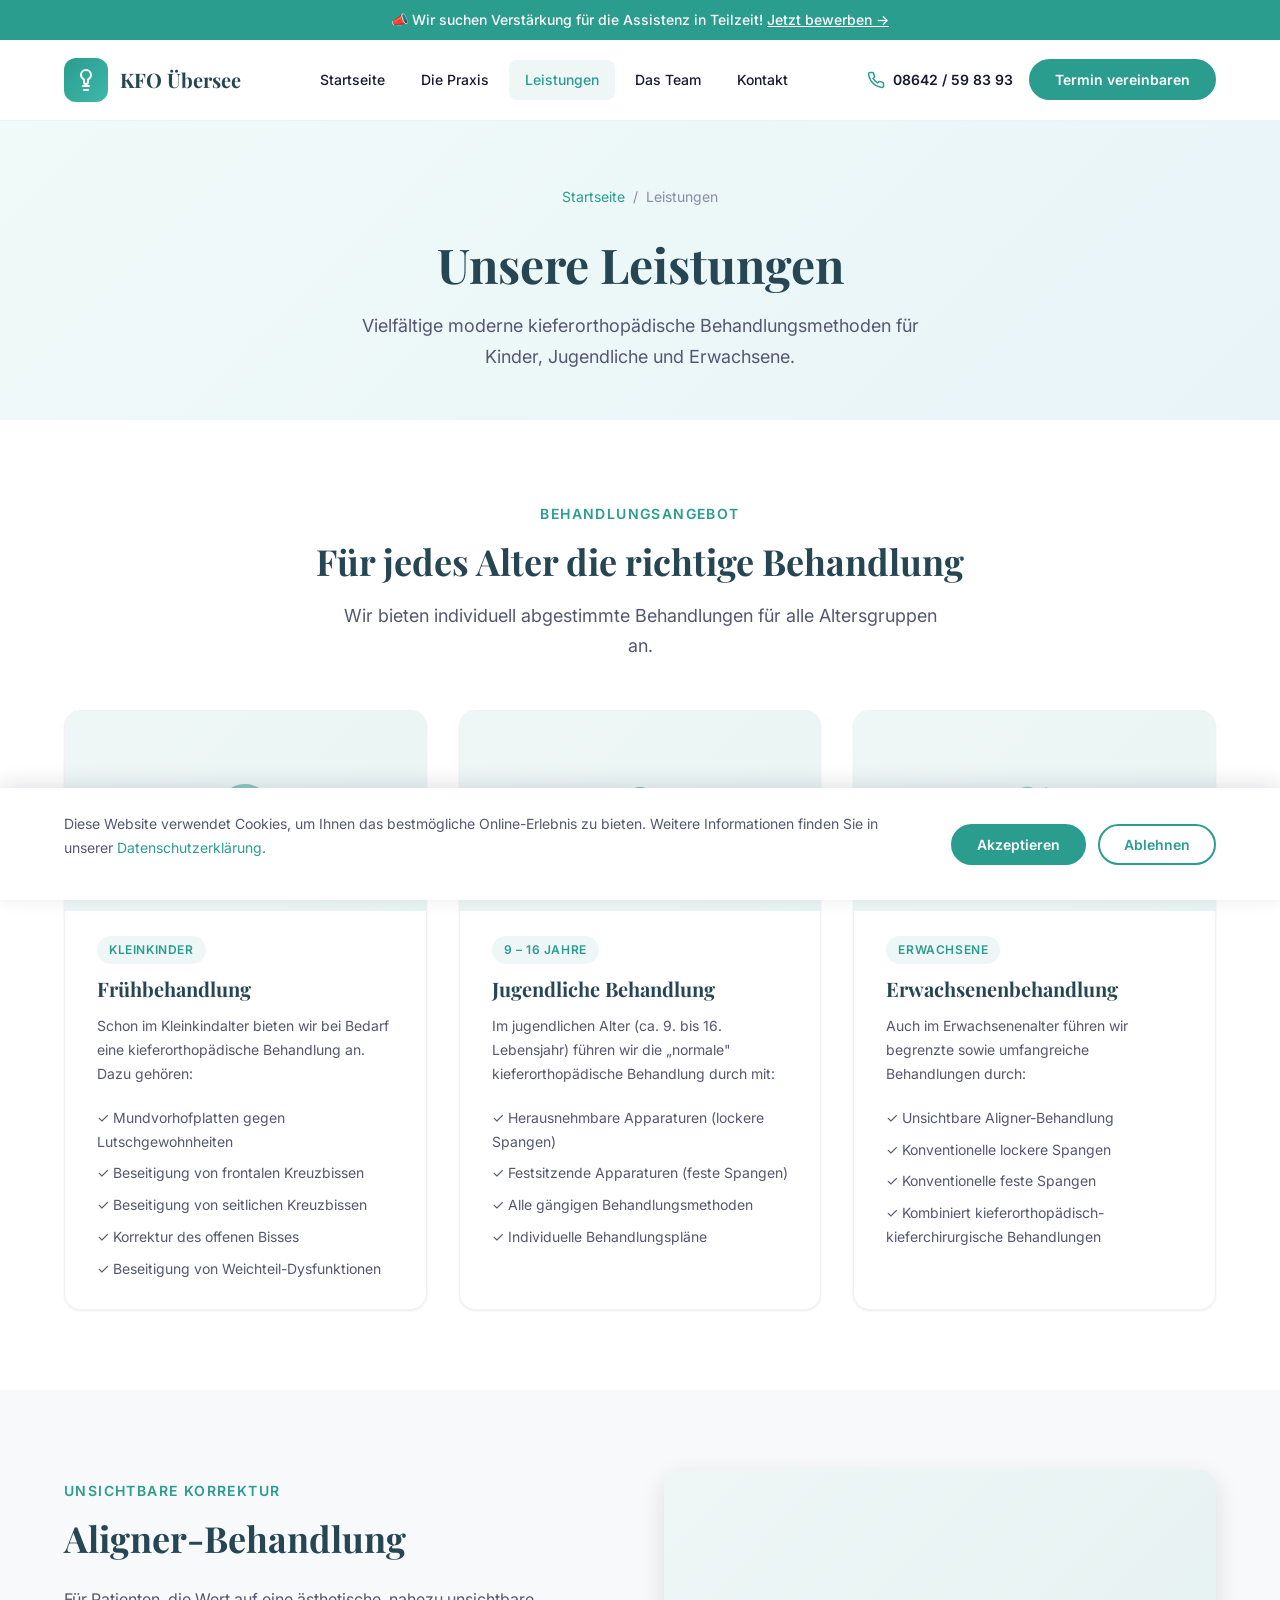
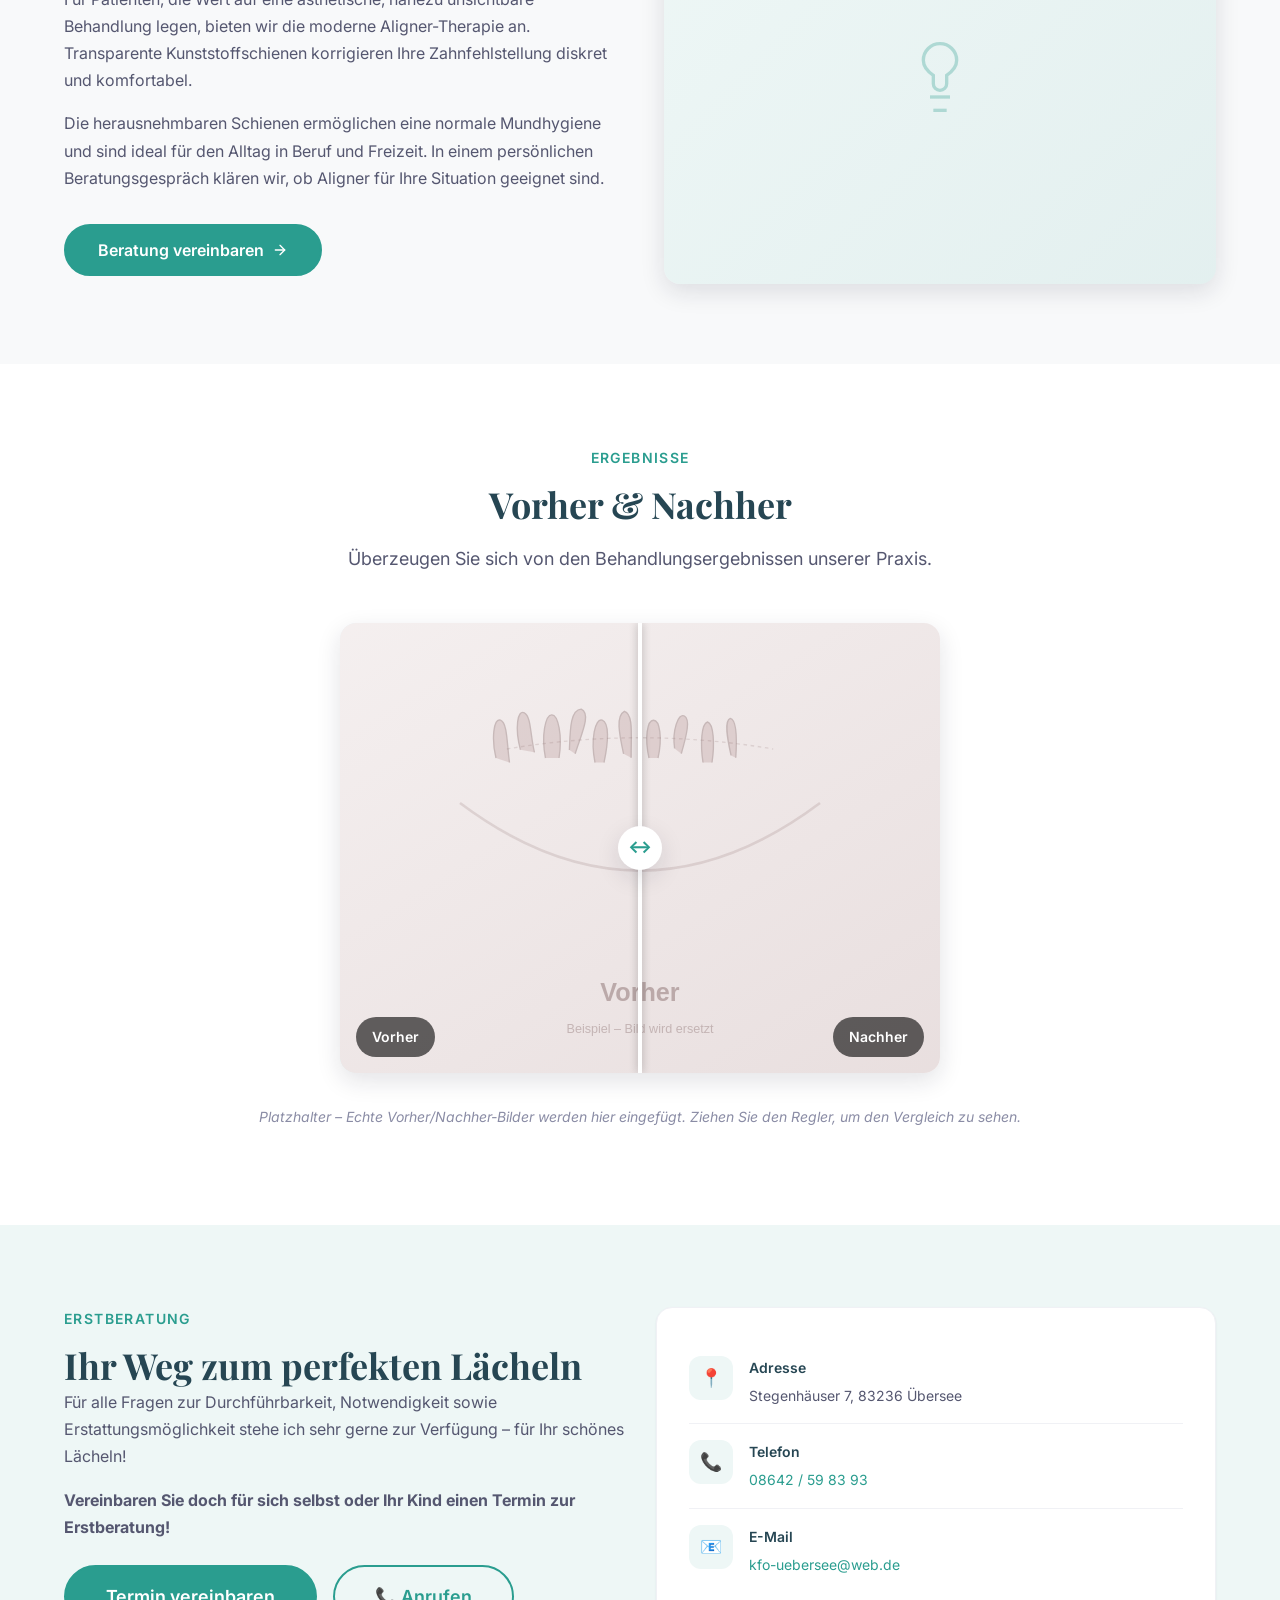
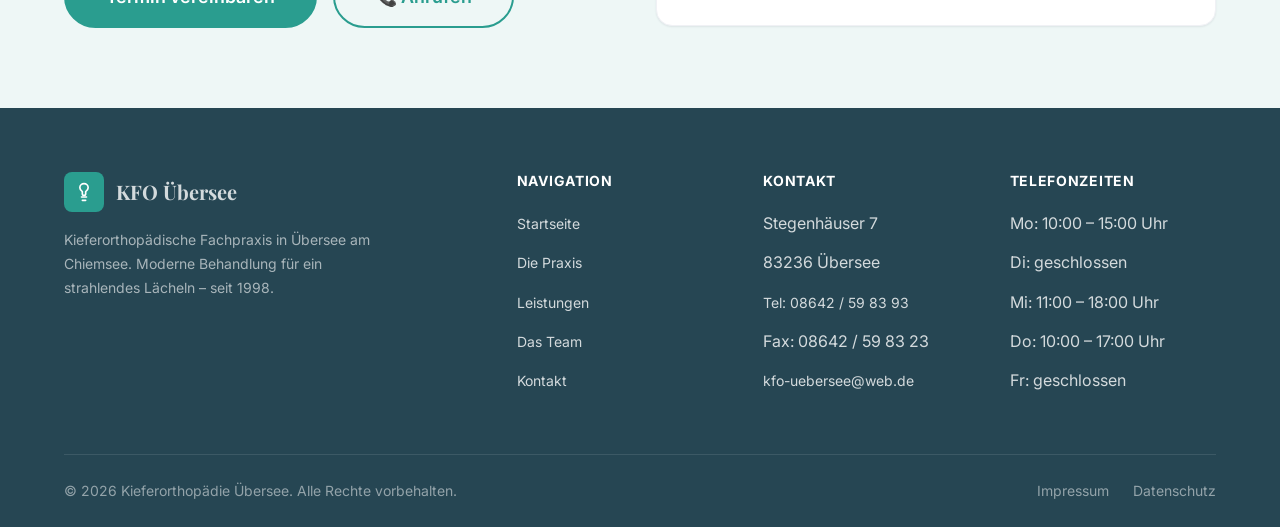
<file: leistungen.html>
<!DOCTYPE html>
<html lang="de">
<head>
  <meta charset="UTF-8">
  <meta name="viewport" content="width=device-width, initial-scale=1.0">
  <meta name="description" content="Kieferorthopädische Leistungen in Übersee: Frühbehandlung, Zahnspangen, Aligner und mehr. Behandlung für Kinder, Jugendliche und Erwachsene.">
  <meta property="og:title" content="Leistungen – Kieferorthopädie Übersee">
  <meta property="og:description" content="Vielfältige moderne kieferorthopädische Behandlungsmethoden für alle Altersgruppen.">
  <title>Leistungen – Kieferorthopädie Übersee</title>
  <link rel="icon" type="image/svg+xml" href="images/favicon.svg">
  <link rel="preconnect" href="https://fonts.googleapis.com">
  <link rel="preconnect" href="https://fonts.gstatic.com" crossorigin>
  <link href="https://fonts.googleapis.com/css2?family=Inter:wght@400;500;600;700&family=Playfair+Display:wght@600;700&display=swap" rel="stylesheet">
  <link rel="stylesheet" href="css/style.css">
  <link rel="stylesheet" href="css/animations.css">
</head>
<body>

  <!-- Announcement Bar -->
  <div class="announcement-bar">
    <span>&#128227; Wir suchen Verstärkung für die Assistenz in Teilzeit! <a href="kontakt.html">Jetzt bewerben &rarr;</a></span>
  </div>

  <!-- Header -->
  <header class="header">
    <div class="header__inner">
      <a href="index.html" class="header__logo">
        <div class="header__logo-icon">
          <svg width="24" height="24" viewBox="0 0 24 24" fill="none" stroke="currentColor" stroke-width="2" stroke-linecap="round" stroke-linejoin="round">
            <path d="M12 2a5 5 0 0 1 5 5c0 2-1.5 3.5-3 4.5V14a2 2 0 0 1-4 0v-2.5C8.5 10.5 7 9 7 7a5 5 0 0 1 5-5z"/>
            <path d="M9 18h6"/><path d="M10 22h4"/>
          </svg>
        </div>
        <span>KFO Übersee</span>
      </a>
      <nav class="header__nav">
        <a href="index.html">Startseite</a>
        <a href="praxis.html">Die Praxis</a>
        <a href="leistungen.html" class="active">Leistungen</a>
        <a href="team.html">Das Team</a>
        <a href="kontakt.html">Kontakt</a>
      </nav>
      <div class="header__cta">
        <a href="tel:+498642598393" class="header__phone">
          <svg width="18" height="18" viewBox="0 0 24 24" fill="none" stroke="currentColor" stroke-width="2" stroke-linecap="round" stroke-linejoin="round"><path d="M22 16.92v3a2 2 0 0 1-2.18 2 19.79 19.79 0 0 1-8.63-3.07 19.5 19.5 0 0 1-6-6 19.79 19.79 0 0 1-3.07-8.67A2 2 0 0 1 4.11 2h3a2 2 0 0 1 2 1.72c.127.96.361 1.903.7 2.81a2 2 0 0 1-.45 2.11L8.09 9.91a16 16 0 0 0 6 6l1.27-1.27a2 2 0 0 1 2.11-.45c.907.339 1.85.573 2.81.7A2 2 0 0 1 22 16.92z"/></svg>
          08642 / 59 83 93
        </a>
        <a href="kontakt.html#termin" class="btn btn--primary btn--sm">Termin vereinbaren</a>
      </div>
      <button class="hamburger" aria-label="Menü öffnen">
        <span></span><span></span><span></span>
      </button>
    </div>
  </header>

  <!-- Mobile Navigation -->
  <div class="mobile-overlay"></div>
  <nav class="mobile-nav">
    <a href="index.html">Startseite</a>
    <a href="praxis.html">Die Praxis</a>
    <a href="leistungen.html" class="active">Leistungen</a>
    <a href="team.html">Das Team</a>
    <a href="kontakt.html">Kontakt</a>
    <a href="tel:+498642598393" style="color: var(--color-primary); margin-top: var(--space-4);">&#128222; 08642 / 59 83 93</a>
    <a href="kontakt.html#termin" class="btn btn--primary" style="margin-top: var(--space-4); text-align: center;">Termin vereinbaren</a>
  </nav>

  <main>
    <!-- Page Header -->
    <div class="page-header">
      <div class="container">
        <div class="breadcrumbs">
          <a href="index.html">Startseite</a>
          <span>/</span>
          <span>Leistungen</span>
        </div>
        <h1 class="fade-in-up">Unsere Leistungen</h1>
        <p class="fade-in-up delay-100">Vielfältige moderne kieferorthopädische Behandlungsmethoden für Kinder, Jugendliche und Erwachsene.</p>
      </div>
    </div>

    <!-- Treatment Categories -->
    <section class="section">
      <div class="container">
        <div class="section__header animate-on-scroll">
          <span class="section__subtitle">Behandlungsangebot</span>
          <h2>Für jedes Alter die richtige Behandlung</h2>
          <p>Wir bieten individuell abgestimmte Behandlungen für alle Altersgruppen an.</p>
        </div>

        <div class="grid grid--3 stagger-children">
          <!-- Frühbehandlung -->
          <div class="feature-card">
            <div class="feature-card__image">
              <svg width="60" height="60" viewBox="0 0 24 24" fill="none" stroke="currentColor" stroke-width="1.5" style="color: var(--color-primary); opacity: 0.5;">
                <circle cx="12" cy="12" r="10"/><path d="M8 14s1.5 2 4 2 4-2 4-2"/><line x1="9" y1="9" x2="9.01" y2="9"/><line x1="15" y1="9" x2="15.01" y2="9"/>
              </svg>
            </div>
            <div class="feature-card__body">
              <span class="feature-card__tag">Kleinkinder</span>
              <h3 class="feature-card__title">Frühbehandlung</h3>
              <p class="feature-card__text">
                Schon im Kleinkindalter bieten wir bei Bedarf eine kieferorthopädische Behandlung an. Dazu gehören:
              </p>
              <ul style="margin-top: var(--space-3); color: var(--color-text-light); font-size: var(--text-sm);">
                <li style="padding: var(--space-1) 0;">&#10003; Mundvorhofplatten gegen Lutschgewohnheiten</li>
                <li style="padding: var(--space-1) 0;">&#10003; Beseitigung von frontalen Kreuzbissen</li>
                <li style="padding: var(--space-1) 0;">&#10003; Beseitigung von seitlichen Kreuzbissen</li>
                <li style="padding: var(--space-1) 0;">&#10003; Korrektur des offenen Bisses</li>
                <li style="padding: var(--space-1) 0;">&#10003; Beseitigung von Weichteil-Dysfunktionen</li>
              </ul>
            </div>
          </div>

          <!-- Jugendliche -->
          <div class="feature-card">
            <div class="feature-card__image">
              <svg width="60" height="60" viewBox="0 0 24 24" fill="none" stroke="currentColor" stroke-width="1.5" style="color: var(--color-primary); opacity: 0.5;">
                <path d="M20 21v-2a4 4 0 0 0-4-4H8a4 4 0 0 0-4 4v2"/><circle cx="12" cy="7" r="4"/>
              </svg>
            </div>
            <div class="feature-card__body">
              <span class="feature-card__tag">9 – 16 Jahre</span>
              <h3 class="feature-card__title">Jugendliche Behandlung</h3>
              <p class="feature-card__text">
                Im jugendlichen Alter (ca. 9. bis 16. Lebensjahr) führen wir die „normale" kieferorthopädische Behandlung durch mit:
              </p>
              <ul style="margin-top: var(--space-3); color: var(--color-text-light); font-size: var(--text-sm);">
                <li style="padding: var(--space-1) 0;">&#10003; Herausnehmbare Apparaturen (lockere Spangen)</li>
                <li style="padding: var(--space-1) 0;">&#10003; Festsitzende Apparaturen (feste Spangen)</li>
                <li style="padding: var(--space-1) 0;">&#10003; Alle gängigen Behandlungsmethoden</li>
                <li style="padding: var(--space-1) 0;">&#10003; Individuelle Behandlungspläne</li>
              </ul>
            </div>
          </div>

          <!-- Erwachsene -->
          <div class="feature-card">
            <div class="feature-card__image">
              <svg width="60" height="60" viewBox="0 0 24 24" fill="none" stroke="currentColor" stroke-width="1.5" style="color: var(--color-primary); opacity: 0.5;">
                <path d="M17 21v-2a4 4 0 0 0-4-4H5a4 4 0 0 0-4 4v2"/><circle cx="9" cy="7" r="4"/><path d="M23 21v-2a4 4 0 0 0-3-3.87"/><path d="M16 3.13a4 4 0 0 1 0 7.75"/>
              </svg>
            </div>
            <div class="feature-card__body">
              <span class="feature-card__tag">Erwachsene</span>
              <h3 class="feature-card__title">Erwachsenen&shy;behandlung</h3>
              <p class="feature-card__text">
                Auch im Erwachsenenalter führen wir begrenzte sowie umfangreiche Behandlungen durch:
              </p>
              <ul style="margin-top: var(--space-3); color: var(--color-text-light); font-size: var(--text-sm);">
                <li style="padding: var(--space-1) 0;">&#10003; Unsichtbare Aligner-Behandlung</li>
                <li style="padding: var(--space-1) 0;">&#10003; Konventionelle lockere Spangen</li>
                <li style="padding: var(--space-1) 0;">&#10003; Konventionelle feste Spangen</li>
                <li style="padding: var(--space-1) 0;">&#10003; Kombiniert kieferorthopädisch-kieferchirurgische Behandlungen</li>
              </ul>
            </div>
          </div>
        </div>
      </div>
    </section>

    <!-- Aligner Highlight Section -->
    <section class="section section--alt">
      <div class="container">
        <div class="about-grid">
          <div class="about-content fade-in-left">
            <span class="section__subtitle">Unsichtbare Korrektur</span>
            <h2>Aligner-Behandlung</h2>
            <p>Für Patienten, die Wert auf eine ästhetische, nahezu unsichtbare Behandlung legen, bieten wir die moderne Aligner-Therapie an. Transparente Kunststoffschienen korrigieren Ihre Zahnfehlstellung diskret und komfortabel.</p>
            <p>Die herausnehmbaren Schienen ermöglichen eine normale Mundhygiene und sind ideal für den Alltag in Beruf und Freizeit. In einem persönlichen Beratungsgespräch klären wir, ob Aligner für Ihre Situation geeignet sind.</p>
            <a href="kontakt.html#termin" class="btn btn--primary" style="margin-top: var(--space-4);">
              Beratung vereinbaren
              <svg width="16" height="16" viewBox="0 0 24 24" fill="none" stroke="currentColor" stroke-width="2" stroke-linecap="round" stroke-linejoin="round"><line x1="5" y1="12" x2="19" y2="12"/><polyline points="12 5 19 12 12 19"/></svg>
            </a>
          </div>
          <div class="about-image fade-in-right">
            <svg width="80" height="80" viewBox="0 0 24 24" fill="none" stroke="currentColor" stroke-width="1" style="color: var(--color-primary); opacity: 0.3;">
              <path d="M12 2a5 5 0 0 1 5 5c0 2-1.5 3.5-3 4.5V14a2 2 0 0 1-4 0v-2.5C8.5 10.5 7 9 7 7a5 5 0 0 1 5-5z"/>
              <path d="M9 18h6"/><path d="M10 22h4"/>
            </svg>
          </div>
        </div>
      </div>
    </section>

    <!-- Before/After Gallery -->
    <section class="section">
      <div class="container">
        <div class="section__header animate-on-scroll">
          <span class="section__subtitle">Ergebnisse</span>
          <h2>Vorher &amp; Nachher</h2>
          <p>Überzeugen Sie sich von den Behandlungsergebnissen unserer Praxis.</p>
        </div>

        <div class="fade-in-up">
          <!-- Before/After Slider 1 -->
          <div class="ba-slider" style="margin-bottom: var(--space-8);">
            <img src="images/after-teeth.svg" alt="Nachher – Behandlungsergebnis" class="ba-slider__after">
            <img src="images/before-teeth.svg" alt="Vorher – Vor der Behandlung">
            <div class="ba-slider__divider"></div>
            <div class="ba-slider__handle">&#8596;</div>
            <span class="ba-slider__label ba-slider__label--before">Vorher</span>
            <span class="ba-slider__label ba-slider__label--after">Nachher</span>
          </div>
          <p class="text-center" style="color: var(--color-text-muted); font-size: var(--text-sm);">
            <em>Platzhalter – Echte Vorher/Nachher-Bilder werden hier eingefügt. Ziehen Sie den Regler, um den Vergleich zu sehen.</em>
          </p>
        </div>
      </div>
    </section>

    <!-- Consultation CTA -->
    <section class="section section--accent">
      <div class="container">
        <div class="about-grid" style="gap: var(--space-8);">
          <div class="animate-on-scroll">
            <span class="section__subtitle">Erstberatung</span>
            <h2>Ihr Weg zum perfekten Lächeln</h2>
            <p>Für alle Fragen zur Durchführbarkeit, Notwendigkeit sowie Erstattungsmöglichkeit stehe ich sehr gerne zur Verfügung – für Ihr schönes Lächeln!</p>
            <p><strong>Vereinbaren Sie doch für sich selbst oder Ihr Kind einen Termin zur Erstberatung!</strong></p>
            <div style="display: flex; gap: var(--space-4); flex-wrap: wrap; margin-top: var(--space-6);">
              <a href="kontakt.html#termin" class="btn btn--primary btn--lg">Termin vereinbaren</a>
              <a href="tel:+498642598393" class="btn btn--outline btn--lg">&#128222; Anrufen</a>
            </div>
          </div>
          <div class="animate-on-scroll delay-200">
            <div class="contact-info-card">
              <div class="contact-info-item">
                <div class="contact-info-item__icon">&#128205;</div>
                <div class="contact-info-item__text">
                  <div class="contact-info-item__label">Adresse</div>
                  <div class="contact-info-item__value">Stegenhäuser 7, 83236 Übersee</div>
                </div>
              </div>
              <div class="contact-info-item">
                <div class="contact-info-item__icon">&#128222;</div>
                <div class="contact-info-item__text">
                  <div class="contact-info-item__label">Telefon</div>
                  <div class="contact-info-item__value"><a href="tel:+498642598393">08642 / 59 83 93</a></div>
                </div>
              </div>
              <div class="contact-info-item">
                <div class="contact-info-item__icon">&#128231;</div>
                <div class="contact-info-item__text">
                  <div class="contact-info-item__label">E-Mail</div>
                  <div class="contact-info-item__value"><a href="mailto:kfo-uebersee@web.de">kfo-uebersee@web.de</a></div>
                </div>
              </div>
            </div>
          </div>
        </div>
      </div>
    </section>
  </main>

  <!-- Footer -->
  <footer class="footer">
    <div class="container">
      <div class="footer__grid">
        <div class="footer__brand">
          <a href="index.html" class="footer__logo">
            <div class="footer__logo-icon">
              <svg width="20" height="20" viewBox="0 0 24 24" fill="none" stroke="currentColor" stroke-width="2" stroke-linecap="round" stroke-linejoin="round">
                <path d="M12 2a5 5 0 0 1 5 5c0 2-1.5 3.5-3 4.5V14a2 2 0 0 1-4 0v-2.5C8.5 10.5 7 9 7 7a5 5 0 0 1 5-5z"/>
                <path d="M9 18h6"/><path d="M10 22h4"/>
              </svg>
            </div>
            KFO Übersee
          </a>
          <p class="footer__desc">Kieferorthopädische Fachpraxis in Übersee am Chiemsee. Moderne Behandlung für ein strahlendes Lächeln – seit 1998.</p>
        </div>
        <div>
          <h4 class="footer__heading">Navigation</h4>
          <ul class="footer__links">
            <li><a href="index.html">Startseite</a></li>
            <li><a href="praxis.html">Die Praxis</a></li>
            <li><a href="leistungen.html">Leistungen</a></li>
            <li><a href="team.html">Das Team</a></li>
            <li><a href="kontakt.html">Kontakt</a></li>
          </ul>
        </div>
        <div>
          <h4 class="footer__heading">Kontakt</h4>
          <ul class="footer__links">
            <li>Stegenhäuser 7</li>
            <li>83236 Übersee</li>
            <li style="margin-top: var(--space-3);"><a href="tel:+498642598393">Tel: 08642 / 59 83 93</a></li>
            <li>Fax: 08642 / 59 83 23</li>
            <li style="margin-top: var(--space-3);"><a href="mailto:kfo-uebersee@web.de">kfo-uebersee@web.de</a></li>
          </ul>
        </div>
        <div>
          <h4 class="footer__heading">Telefonzeiten</h4>
          <ul class="footer__links">
            <li>Mo: 10:00 – 15:00 Uhr</li>
            <li>Di: geschlossen</li>
            <li>Mi: 11:00 – 18:00 Uhr</li>
            <li>Do: 10:00 – 17:00 Uhr</li>
            <li>Fr: geschlossen</li>
          </ul>
        </div>
      </div>
      <div class="footer__bottom">
        <span>&copy; 2026 Kieferorthopädie Übersee. Alle Rechte vorbehalten.</span>
        <div class="footer__legal">
          <a href="impressum.html">Impressum</a>
          <a href="datenschutz.html">Datenschutz</a>
        </div>
      </div>
    </div>
  </footer>

  <!-- Cookie Banner -->
  <div class="cookie-banner">
    <div class="container">
      <div class="cookie-banner__inner">
        <p class="cookie-banner__text">Diese Website verwendet Cookies, um Ihnen das bestmögliche Online-Erlebnis zu bieten. Weitere Informationen finden Sie in unserer <a href="datenschutz.html">Datenschutzerklärung</a>.</p>
        <div class="cookie-banner__actions">
          <button class="btn btn--primary btn--sm cookie-accept">Akzeptieren</button>
          <button class="btn btn--outline btn--sm cookie-decline">Ablehnen</button>
        </div>
      </div>
    </div>
  </div>

  <script src="js/main.js"></script>
  <script src="js/gallery.js"></script>
</body>
</html>
</file>
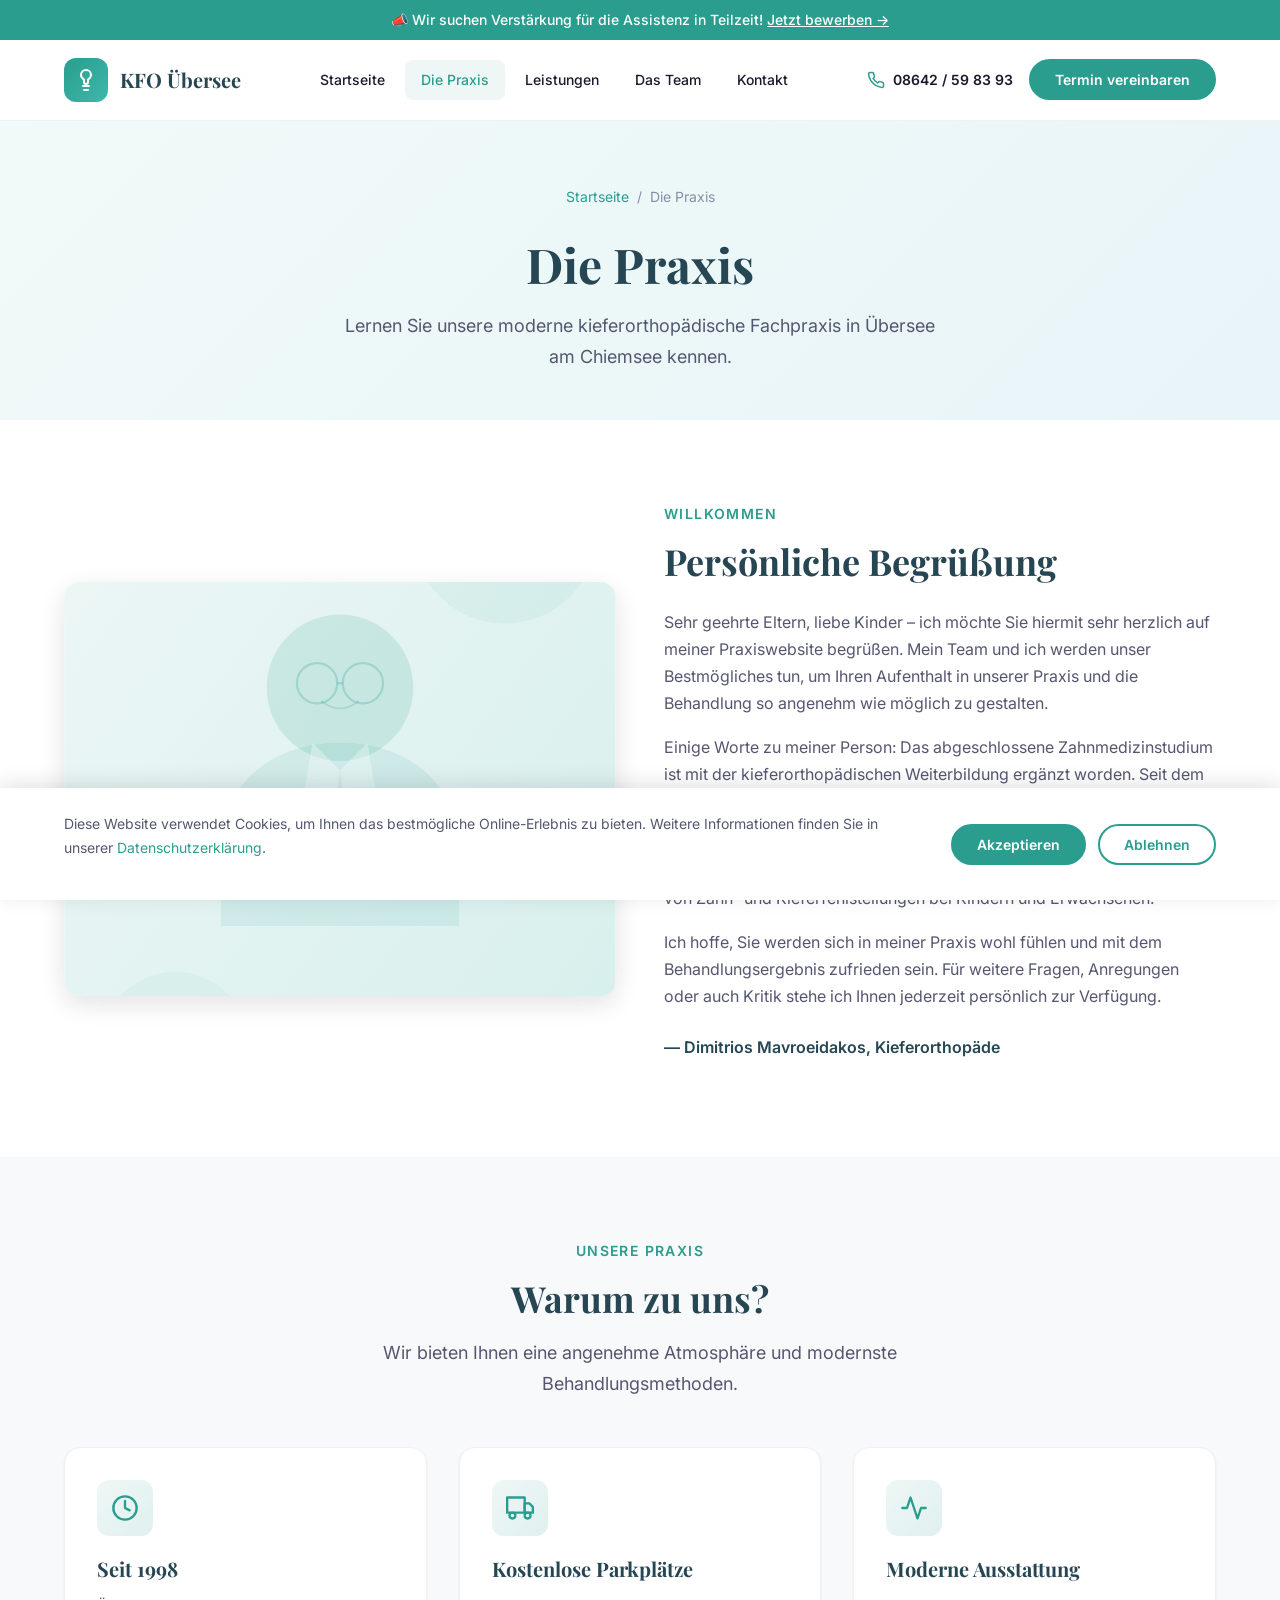
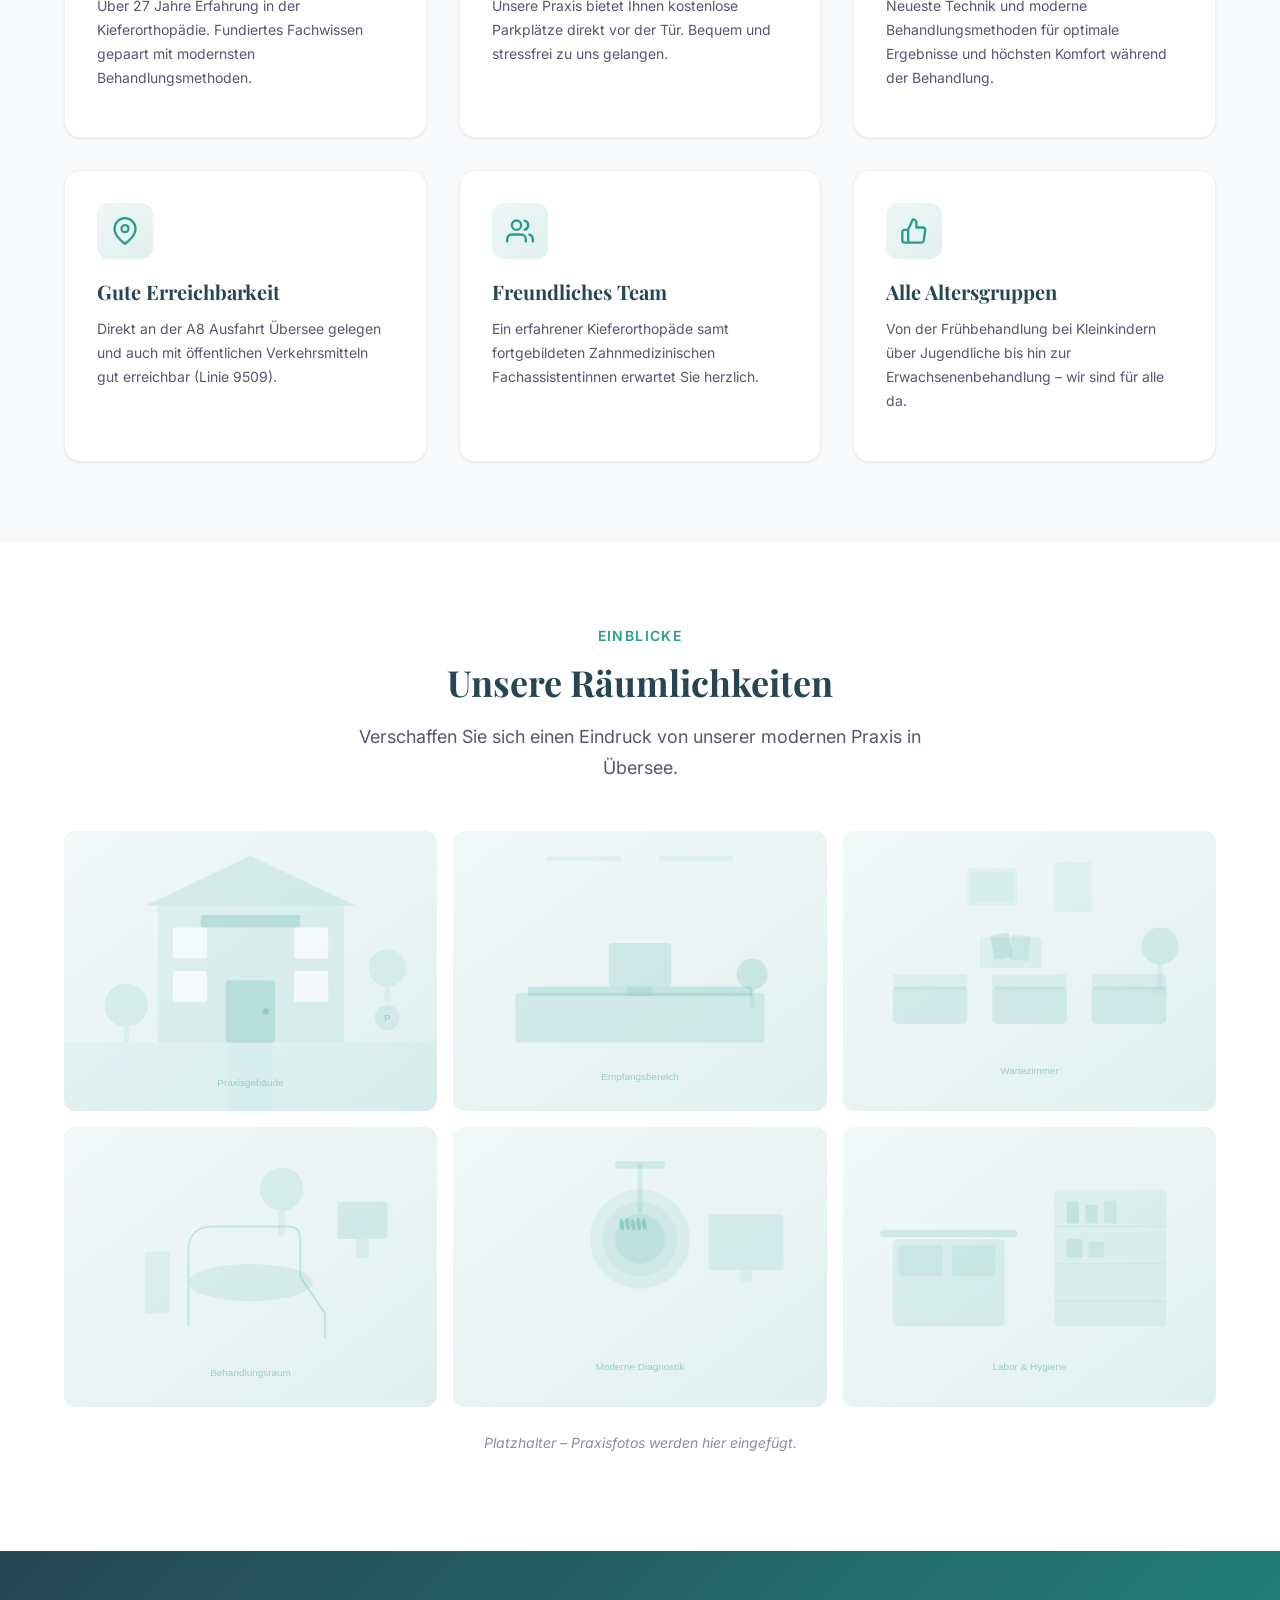
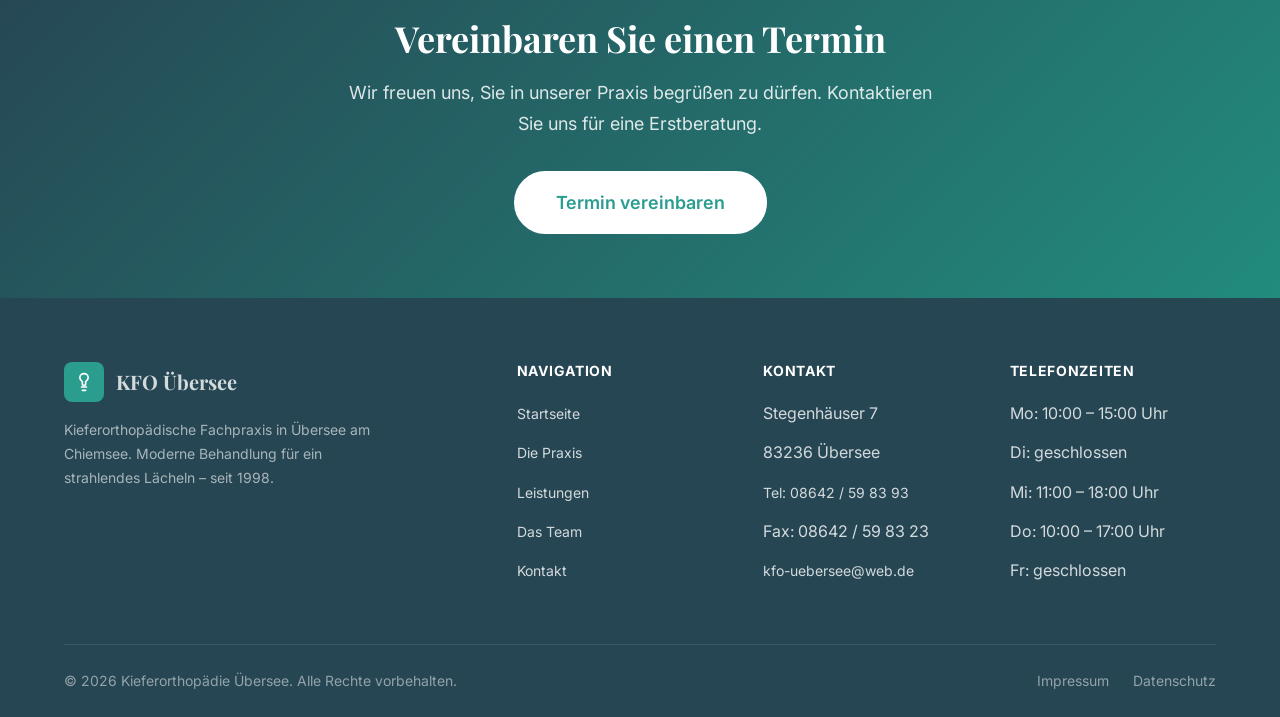
<file: praxis.html>
<!DOCTYPE html>
<html lang="de">
<head>
  <meta charset="UTF-8">
  <meta name="viewport" content="width=device-width, initial-scale=1.0">
  <meta name="description" content="Lernen Sie unsere kieferorthopädische Fachpraxis in Übersee kennen. Moderne Ausstattung, kostenlose Parkplätze und eine freundliche Atmosphäre.">
  <meta property="og:title" content="Die Praxis – Kieferorthopädie Übersee">
  <meta property="og:description" content="Moderne kieferorthopädische Fachpraxis in Übersee am Chiemsee seit 1998.">
  <title>Die Praxis – Kieferorthopädie Übersee</title>
  <link rel="icon" type="image/svg+xml" href="images/favicon.svg">
  <link rel="preconnect" href="https://fonts.googleapis.com">
  <link rel="preconnect" href="https://fonts.gstatic.com" crossorigin>
  <link href="https://fonts.googleapis.com/css2?family=Inter:wght@400;500;600;700&family=Playfair+Display:wght@600;700&display=swap" rel="stylesheet">
  <link rel="stylesheet" href="css/style.css">
  <link rel="stylesheet" href="css/animations.css">
</head>
<body>

  <!-- Announcement Bar -->
  <div class="announcement-bar">
    <span>&#128227; Wir suchen Verstärkung für die Assistenz in Teilzeit! <a href="kontakt.html">Jetzt bewerben &rarr;</a></span>
  </div>

  <!-- Header -->
  <header class="header">
    <div class="header__inner">
      <a href="index.html" class="header__logo">
        <div class="header__logo-icon">
          <svg width="24" height="24" viewBox="0 0 24 24" fill="none" stroke="currentColor" stroke-width="2" stroke-linecap="round" stroke-linejoin="round">
            <path d="M12 2a5 5 0 0 1 5 5c0 2-1.5 3.5-3 4.5V14a2 2 0 0 1-4 0v-2.5C8.5 10.5 7 9 7 7a5 5 0 0 1 5-5z"/>
            <path d="M9 18h6"/><path d="M10 22h4"/>
          </svg>
        </div>
        <span>KFO Übersee</span>
      </a>
      <nav class="header__nav">
        <a href="index.html">Startseite</a>
        <a href="praxis.html" class="active">Die Praxis</a>
        <a href="leistungen.html">Leistungen</a>
        <a href="team.html">Das Team</a>
        <a href="kontakt.html">Kontakt</a>
      </nav>
      <div class="header__cta">
        <a href="tel:+498642598393" class="header__phone">
          <svg width="18" height="18" viewBox="0 0 24 24" fill="none" stroke="currentColor" stroke-width="2" stroke-linecap="round" stroke-linejoin="round"><path d="M22 16.92v3a2 2 0 0 1-2.18 2 19.79 19.79 0 0 1-8.63-3.07 19.5 19.5 0 0 1-6-6 19.79 19.79 0 0 1-3.07-8.67A2 2 0 0 1 4.11 2h3a2 2 0 0 1 2 1.72c.127.96.361 1.903.7 2.81a2 2 0 0 1-.45 2.11L8.09 9.91a16 16 0 0 0 6 6l1.27-1.27a2 2 0 0 1 2.11-.45c.907.339 1.85.573 2.81.7A2 2 0 0 1 22 16.92z"/></svg>
          08642 / 59 83 93
        </a>
        <a href="kontakt.html#termin" class="btn btn--primary btn--sm">Termin vereinbaren</a>
      </div>
      <button class="hamburger" aria-label="Menü öffnen">
        <span></span><span></span><span></span>
      </button>
    </div>
  </header>

  <!-- Mobile Navigation -->
  <div class="mobile-overlay"></div>
  <nav class="mobile-nav">
    <a href="index.html">Startseite</a>
    <a href="praxis.html" class="active">Die Praxis</a>
    <a href="leistungen.html">Leistungen</a>
    <a href="team.html">Das Team</a>
    <a href="kontakt.html">Kontakt</a>
    <a href="tel:+498642598393" style="color: var(--color-primary); margin-top: var(--space-4);">&#128222; 08642 / 59 83 93</a>
    <a href="kontakt.html#termin" class="btn btn--primary" style="margin-top: var(--space-4); text-align: center;">Termin vereinbaren</a>
  </nav>

  <main>
    <!-- Page Header -->
    <div class="page-header">
      <div class="container">
        <div class="breadcrumbs">
          <a href="index.html">Startseite</a>
          <span>/</span>
          <span>Die Praxis</span>
        </div>
        <h1 class="fade-in-up">Die Praxis</h1>
        <p class="fade-in-up delay-100">Lernen Sie unsere moderne kieferorthopädische Fachpraxis in Übersee am Chiemsee kennen.</p>
      </div>
    </div>

    <!-- Welcome / About Doctor -->
    <section class="section">
      <div class="container">
        <div class="about-grid">
          <div class="about-image fade-in-left">
            <img src="images/doctor-portrait.svg" alt="Dimitrios Mavroeidakos – Kieferorthopäde" loading="lazy">
          </div>
          <div class="about-content fade-in-right">
            <span class="section__subtitle">Willkommen</span>
            <h2>Persönliche Begrüßung</h2>
            <p>Sehr geehrte Eltern, liebe Kinder – ich möchte Sie hiermit sehr herzlich auf meiner Praxiswebsite begrüßen. Mein Team und ich werden unser Bestmögliches tun, um Ihren Aufenthalt in unserer Praxis und die Behandlung so angenehm wie möglich zu gestalten.</p>
            <p>Einige Worte zu meiner Person: Das abgeschlossene Zahnmedizinstudium ist mit der kieferorthopädischen Weiterbildung ergänzt worden. Seit dem 2. Juni 1998 bin ich nun hier in Übersee ausschließlich als Kieferorthopäde niedergelassen.</p>
            <p>Meine Tätigkeitsschwerpunkte sind: vorbeugen, erkennen und behandeln von Zahn- und Kieferfehlstellungen bei Kindern und Erwachsenen.</p>
            <p>Ich hoffe, Sie werden sich in meiner Praxis wohl fühlen und mit dem Behandlungsergebnis zufrieden sein. Für weitere Fragen, Anregungen oder auch Kritik stehe ich Ihnen jederzeit persönlich zur Verfügung.</p>
            <p style="font-weight: 600; color: var(--color-secondary); margin-top: var(--space-6);">
              — Dimitrios Mavroeidakos, Kieferorthopäde
            </p>
          </div>
        </div>
      </div>
    </section>

    <!-- Practice Highlights -->
    <section class="section section--alt">
      <div class="container">
        <div class="section__header animate-on-scroll">
          <span class="section__subtitle">Unsere Praxis</span>
          <h2>Warum zu uns?</h2>
          <p>Wir bieten Ihnen eine angenehme Atmosphäre und modernste Behandlungsmethoden.</p>
        </div>

        <div class="grid grid--3 stagger-children">
          <div class="card">
            <div class="card__icon">
              <svg width="28" height="28" viewBox="0 0 24 24" fill="none" stroke="currentColor" stroke-width="2" stroke-linecap="round" stroke-linejoin="round">
                <circle cx="12" cy="12" r="10"/><polyline points="12 6 12 12 16 14"/>
              </svg>
            </div>
            <h3 class="card__title">Seit 1998</h3>
            <p class="card__text">Über 27 Jahre Erfahrung in der Kieferorthopädie. Fundiertes Fachwissen gepaart mit modernsten Behandlungsmethoden.</p>
          </div>

          <div class="card">
            <div class="card__icon">
              <svg width="28" height="28" viewBox="0 0 24 24" fill="none" stroke="currentColor" stroke-width="2" stroke-linecap="round" stroke-linejoin="round">
                <rect x="1" y="3" width="15" height="13"/><polygon points="16 8 20 8 23 11 23 16 16 16 16 8"/><circle cx="5.5" cy="18.5" r="2.5"/><circle cx="18.5" cy="18.5" r="2.5"/>
              </svg>
            </div>
            <h3 class="card__title">Kostenlose Parkplätze</h3>
            <p class="card__text">Unsere Praxis bietet Ihnen kostenlose Parkplätze direkt vor der Tür. Bequem und stressfrei zu uns gelangen.</p>
          </div>

          <div class="card">
            <div class="card__icon">
              <svg width="28" height="28" viewBox="0 0 24 24" fill="none" stroke="currentColor" stroke-width="2" stroke-linecap="round" stroke-linejoin="round">
                <path d="M22 12h-4l-3 9L9 3l-3 9H2"/>
              </svg>
            </div>
            <h3 class="card__title">Moderne Ausstattung</h3>
            <p class="card__text">Neueste Technik und moderne Behandlungsmethoden für optimale Ergebnisse und höchsten Komfort während der Behandlung.</p>
          </div>

          <div class="card">
            <div class="card__icon">
              <svg width="28" height="28" viewBox="0 0 24 24" fill="none" stroke="currentColor" stroke-width="2" stroke-linecap="round" stroke-linejoin="round">
                <path d="M21 10c0 7-9 13-9 13s-9-6-9-13a9 9 0 0 1 18 0z"/><circle cx="12" cy="10" r="3"/>
              </svg>
            </div>
            <h3 class="card__title">Gute Erreichbarkeit</h3>
            <p class="card__text">Direkt an der A8 Ausfahrt Übersee gelegen und auch mit öffentlichen Verkehrsmitteln gut erreichbar (Linie 9509).</p>
          </div>

          <div class="card">
            <div class="card__icon">
              <svg width="28" height="28" viewBox="0 0 24 24" fill="none" stroke="currentColor" stroke-width="2" stroke-linecap="round" stroke-linejoin="round">
                <path d="M17 21v-2a4 4 0 0 0-4-4H5a4 4 0 0 0-4 4v2"/><circle cx="9" cy="7" r="4"/><path d="M23 21v-2a4 4 0 0 0-3-3.87"/><path d="M16 3.13a4 4 0 0 1 0 7.75"/>
              </svg>
            </div>
            <h3 class="card__title">Freundliches Team</h3>
            <p class="card__text">Ein erfahrener Kieferorthopäde samt fortgebildeten Zahnmedizinischen Fachassistentinnen erwartet Sie herzlich.</p>
          </div>

          <div class="card">
            <div class="card__icon">
              <svg width="28" height="28" viewBox="0 0 24 24" fill="none" stroke="currentColor" stroke-width="2" stroke-linecap="round" stroke-linejoin="round">
                <path d="M14 9V5a3 3 0 0 0-3-3l-4 9v11h11.28a2 2 0 0 0 2-1.7l1.38-9a2 2 0 0 0-2-2.3zM7 22H4a2 2 0 0 1-2-2v-7a2 2 0 0 1 2-2h3"/>
              </svg>
            </div>
            <h3 class="card__title">Alle Altersgruppen</h3>
            <p class="card__text">Von der Frühbehandlung bei Kleinkindern über Jugendliche bis hin zur Erwachsenenbehandlung – wir sind für alle da.</p>
          </div>
        </div>
      </div>
    </section>

    <!-- Practice Gallery -->
    <section class="section">
      <div class="container">
        <div class="section__header animate-on-scroll">
          <span class="section__subtitle">Einblicke</span>
          <h2>Unsere Räumlichkeiten</h2>
          <p>Verschaffen Sie sich einen Eindruck von unserer modernen Praxis in Übersee.</p>
        </div>

        <div class="gallery-grid stagger-children">
          <div class="gallery-item">
            <img src="images/gallery-exterior.svg" alt="Praxisgebäude von außen" loading="lazy">
          </div>
          <div class="gallery-item">
            <img src="images/gallery-reception.svg" alt="Empfangsbereich" loading="lazy">
          </div>
          <div class="gallery-item">
            <img src="images/gallery-waiting.svg" alt="Wartezimmer" loading="lazy">
          </div>
          <div class="gallery-item">
            <img src="images/gallery-treatment.svg" alt="Behandlungsraum" loading="lazy">
          </div>
          <div class="gallery-item">
            <img src="images/gallery-xray.svg" alt="Moderne Diagnostik" loading="lazy">
          </div>
          <div class="gallery-item">
            <img src="images/gallery-lab.svg" alt="Labor und Hygiene" loading="lazy">
          </div>
        </div>
        <p class="text-center" style="margin-top: var(--space-6); color: var(--color-text-muted); font-size: var(--text-sm);">
          <em>Platzhalter – Praxisfotos werden hier eingefügt.</em>
        </p>
      </div>
    </section>

    <!-- CTA Banner -->
    <section class="cta-banner">
      <div class="container animate-on-scroll">
        <h2>Vereinbaren Sie einen Termin</h2>
        <p>Wir freuen uns, Sie in unserer Praxis begrüßen zu dürfen. Kontaktieren Sie uns für eine Erstberatung.</p>
        <a href="kontakt.html#termin" class="btn btn--white btn--lg">Termin vereinbaren</a>
      </div>
    </section>
  </main>

  <!-- Footer -->
  <footer class="footer">
    <div class="container">
      <div class="footer__grid">
        <div class="footer__brand">
          <a href="index.html" class="footer__logo">
            <div class="footer__logo-icon">
              <svg width="20" height="20" viewBox="0 0 24 24" fill="none" stroke="currentColor" stroke-width="2" stroke-linecap="round" stroke-linejoin="round">
                <path d="M12 2a5 5 0 0 1 5 5c0 2-1.5 3.5-3 4.5V14a2 2 0 0 1-4 0v-2.5C8.5 10.5 7 9 7 7a5 5 0 0 1 5-5z"/>
                <path d="M9 18h6"/><path d="M10 22h4"/>
              </svg>
            </div>
            KFO Übersee
          </a>
          <p class="footer__desc">Kieferorthopädische Fachpraxis in Übersee am Chiemsee. Moderne Behandlung für ein strahlendes Lächeln – seit 1998.</p>
        </div>
        <div>
          <h4 class="footer__heading">Navigation</h4>
          <ul class="footer__links">
            <li><a href="index.html">Startseite</a></li>
            <li><a href="praxis.html">Die Praxis</a></li>
            <li><a href="leistungen.html">Leistungen</a></li>
            <li><a href="team.html">Das Team</a></li>
            <li><a href="kontakt.html">Kontakt</a></li>
          </ul>
        </div>
        <div>
          <h4 class="footer__heading">Kontakt</h4>
          <ul class="footer__links">
            <li>Stegenhäuser 7</li>
            <li>83236 Übersee</li>
            <li style="margin-top: var(--space-3);"><a href="tel:+498642598393">Tel: 08642 / 59 83 93</a></li>
            <li>Fax: 08642 / 59 83 23</li>
            <li style="margin-top: var(--space-3);"><a href="mailto:kfo-uebersee@web.de">kfo-uebersee@web.de</a></li>
          </ul>
        </div>
        <div>
          <h4 class="footer__heading">Telefonzeiten</h4>
          <ul class="footer__links">
            <li>Mo: 10:00 – 15:00 Uhr</li>
            <li>Di: geschlossen</li>
            <li>Mi: 11:00 – 18:00 Uhr</li>
            <li>Do: 10:00 – 17:00 Uhr</li>
            <li>Fr: geschlossen</li>
          </ul>
        </div>
      </div>
      <div class="footer__bottom">
        <span>&copy; 2026 Kieferorthopädie Übersee. Alle Rechte vorbehalten.</span>
        <div class="footer__legal">
          <a href="impressum.html">Impressum</a>
          <a href="datenschutz.html">Datenschutz</a>
        </div>
      </div>
    </div>
  </footer>

  <!-- Cookie Banner -->
  <div class="cookie-banner">
    <div class="container">
      <div class="cookie-banner__inner">
        <p class="cookie-banner__text">Diese Website verwendet Cookies, um Ihnen das bestmögliche Online-Erlebnis zu bieten. Weitere Informationen finden Sie in unserer <a href="datenschutz.html">Datenschutzerklärung</a>.</p>
        <div class="cookie-banner__actions">
          <button class="btn btn--primary btn--sm cookie-accept">Akzeptieren</button>
          <button class="btn btn--outline btn--sm cookie-decline">Ablehnen</button>
        </div>
      </div>
    </div>
  </div>

  <script src="js/main.js"></script>
</body>
</html>
</file>
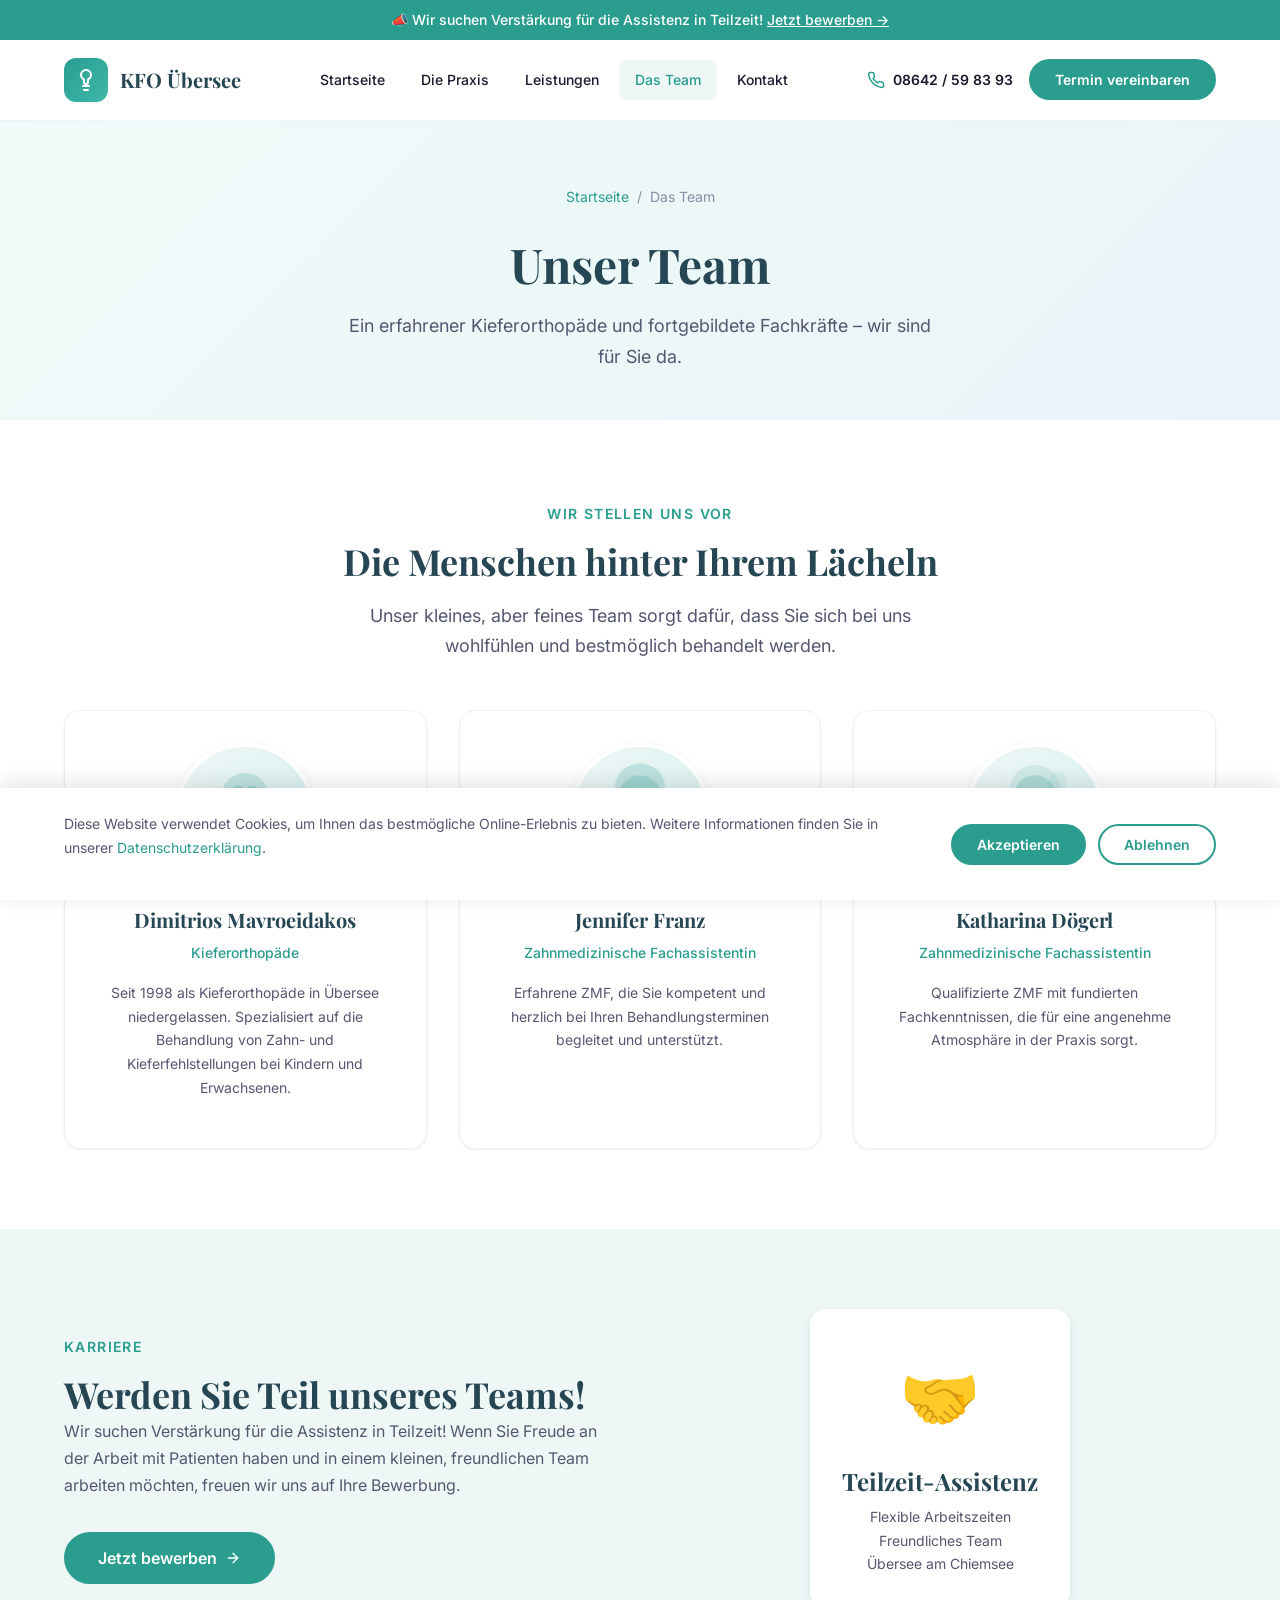
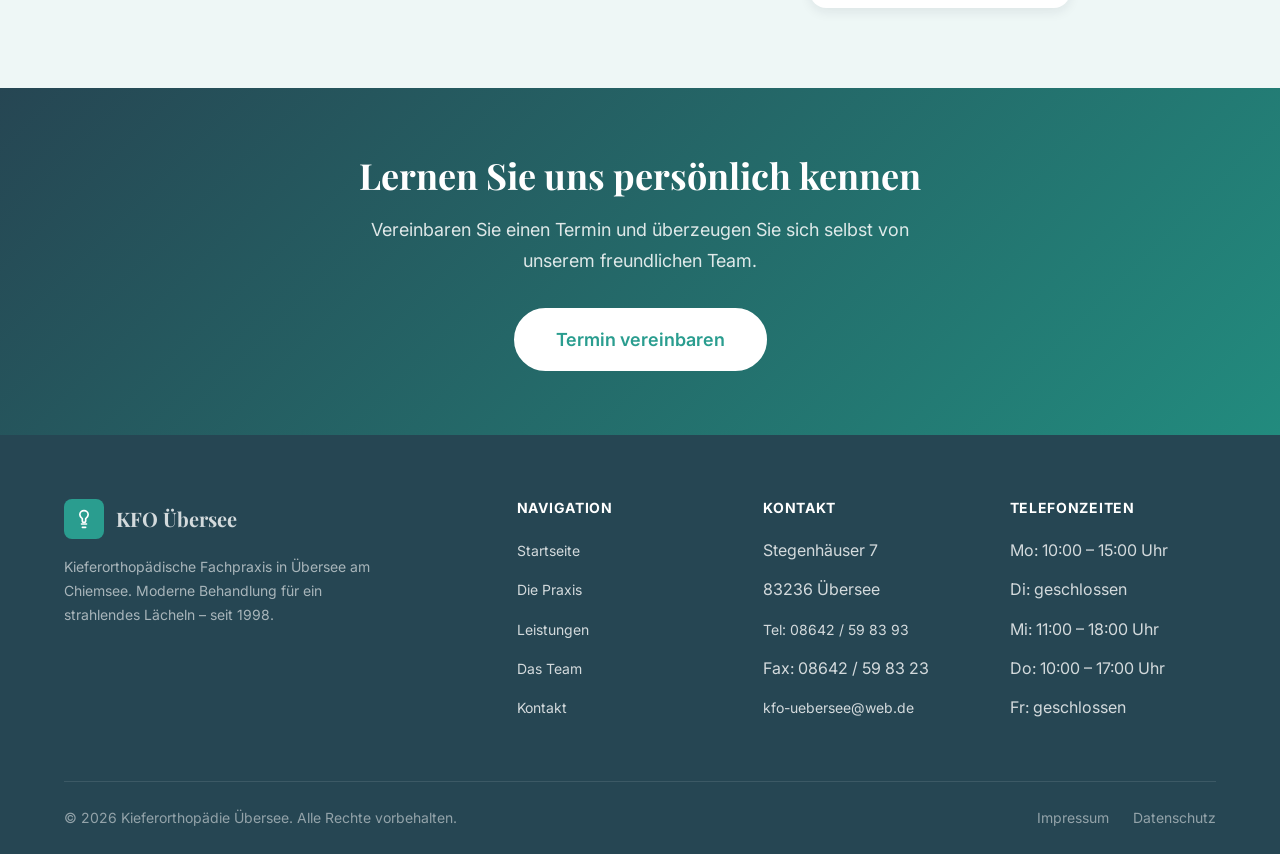
<file: team.html>
<!DOCTYPE html>
<html lang="de">
<head>
  <meta charset="UTF-8">
  <meta name="viewport" content="width=device-width, initial-scale=1.0">
  <meta name="description" content="Das Team der Kieferorthopädie Übersee: Kieferorthopäde Dimitrios Mavroeidakos und erfahrene Zahnmedizinische Fachassistentinnen.">
  <meta property="og:title" content="Das Team – Kieferorthopädie Übersee">
  <meta property="og:description" content="Lernen Sie unser erfahrenes Team kennen.">
  <title>Das Team – Kieferorthopädie Übersee</title>
  <link rel="icon" type="image/svg+xml" href="images/favicon.svg">
  <link rel="preconnect" href="https://fonts.googleapis.com">
  <link rel="preconnect" href="https://fonts.gstatic.com" crossorigin>
  <link href="https://fonts.googleapis.com/css2?family=Inter:wght@400;500;600;700&family=Playfair+Display:wght@600;700&display=swap" rel="stylesheet">
  <link rel="stylesheet" href="css/style.css">
  <link rel="stylesheet" href="css/animations.css">
</head>
<body>

  <!-- Announcement Bar -->
  <div class="announcement-bar">
    <span>&#128227; Wir suchen Verstärkung für die Assistenz in Teilzeit! <a href="kontakt.html">Jetzt bewerben &rarr;</a></span>
  </div>

  <!-- Header -->
  <header class="header">
    <div class="header__inner">
      <a href="index.html" class="header__logo">
        <div class="header__logo-icon">
          <svg width="24" height="24" viewBox="0 0 24 24" fill="none" stroke="currentColor" stroke-width="2" stroke-linecap="round" stroke-linejoin="round">
            <path d="M12 2a5 5 0 0 1 5 5c0 2-1.5 3.5-3 4.5V14a2 2 0 0 1-4 0v-2.5C8.5 10.5 7 9 7 7a5 5 0 0 1 5-5z"/>
            <path d="M9 18h6"/><path d="M10 22h4"/>
          </svg>
        </div>
        <span>KFO Übersee</span>
      </a>
      <nav class="header__nav">
        <a href="index.html">Startseite</a>
        <a href="praxis.html">Die Praxis</a>
        <a href="leistungen.html">Leistungen</a>
        <a href="team.html" class="active">Das Team</a>
        <a href="kontakt.html">Kontakt</a>
      </nav>
      <div class="header__cta">
        <a href="tel:+498642598393" class="header__phone">
          <svg width="18" height="18" viewBox="0 0 24 24" fill="none" stroke="currentColor" stroke-width="2" stroke-linecap="round" stroke-linejoin="round"><path d="M22 16.92v3a2 2 0 0 1-2.18 2 19.79 19.79 0 0 1-8.63-3.07 19.5 19.5 0 0 1-6-6 19.79 19.79 0 0 1-3.07-8.67A2 2 0 0 1 4.11 2h3a2 2 0 0 1 2 1.72c.127.96.361 1.903.7 2.81a2 2 0 0 1-.45 2.11L8.09 9.91a16 16 0 0 0 6 6l1.27-1.27a2 2 0 0 1 2.11-.45c.907.339 1.85.573 2.81.7A2 2 0 0 1 22 16.92z"/></svg>
          08642 / 59 83 93
        </a>
        <a href="kontakt.html#termin" class="btn btn--primary btn--sm">Termin vereinbaren</a>
      </div>
      <button class="hamburger" aria-label="Menü öffnen">
        <span></span><span></span><span></span>
      </button>
    </div>
  </header>

  <!-- Mobile Navigation -->
  <div class="mobile-overlay"></div>
  <nav class="mobile-nav">
    <a href="index.html">Startseite</a>
    <a href="praxis.html">Die Praxis</a>
    <a href="leistungen.html">Leistungen</a>
    <a href="team.html" class="active">Das Team</a>
    <a href="kontakt.html">Kontakt</a>
    <a href="tel:+498642598393" style="color: var(--color-primary); margin-top: var(--space-4);">&#128222; 08642 / 59 83 93</a>
    <a href="kontakt.html#termin" class="btn btn--primary" style="margin-top: var(--space-4); text-align: center;">Termin vereinbaren</a>
  </nav>

  <main>
    <!-- Page Header -->
    <div class="page-header">
      <div class="container">
        <div class="breadcrumbs">
          <a href="index.html">Startseite</a>
          <span>/</span>
          <span>Das Team</span>
        </div>
        <h1 class="fade-in-up">Unser Team</h1>
        <p class="fade-in-up delay-100">Ein erfahrener Kieferorthopäde und fortgebildete Fachkräfte – wir sind für Sie da.</p>
      </div>
    </div>

    <!-- Team Members -->
    <section class="section">
      <div class="container">
        <div class="section__header animate-on-scroll">
          <span class="section__subtitle">Wir stellen uns vor</span>
          <h2>Die Menschen hinter Ihrem Lächeln</h2>
          <p>Unser kleines, aber feines Team sorgt dafür, dass Sie sich bei uns wohlfühlen und bestmöglich behandelt werden.</p>
        </div>

        <div class="grid grid--3 stagger-children">
          <!-- Dr. Mavroeidakos -->
          <div class="team-card">
            <div class="team-card__avatar">
              <img src="images/team-doctor.svg" alt="Dimitrios Mavroeidakos">
            </div>
            <h3 class="team-card__name">Dimitrios Mavroeidakos</h3>
            <p class="team-card__role">Kieferorthopäde</p>
            <p style="margin-top: var(--space-4); font-size: var(--text-sm); color: var(--color-text-light);">
              Seit 1998 als Kieferorthopäde in Übersee niedergelassen. Spezialisiert auf die Behandlung von Zahn- und Kieferfehlstellungen bei Kindern und Erwachsenen.
            </p>
          </div>

          <!-- Jennifer Franz -->
          <div class="team-card">
            <div class="team-card__avatar">
              <img src="images/team-female-1.svg" alt="Jennifer Franz">
            </div>
            <h3 class="team-card__name">Jennifer Franz</h3>
            <p class="team-card__role">Zahnmedizinische Fachassistentin</p>
            <p style="margin-top: var(--space-4); font-size: var(--text-sm); color: var(--color-text-light);">
              Erfahrene ZMF, die Sie kompetent und herzlich bei Ihren Behandlungsterminen begleitet und unterstützt.
            </p>
          </div>

          <!-- Katharina Dögerl -->
          <div class="team-card">
            <div class="team-card__avatar">
              <img src="images/team-female-2.svg" alt="Katharina Dögerl">
            </div>
            <h3 class="team-card__name">Katharina Dögerl</h3>
            <p class="team-card__role">Zahnmedizinische Fachassistentin</p>
            <p style="margin-top: var(--space-4); font-size: var(--text-sm); color: var(--color-text-light);">
              Qualifizierte ZMF mit fundierten Fachkenntnissen, die für eine angenehme Atmosphäre in der Praxis sorgt.
            </p>
          </div>
        </div>
      </div>
    </section>

    <!-- Join Us / Job Opening -->
    <section class="section section--accent">
      <div class="container">
        <div class="about-grid">
          <div class="animate-on-scroll">
            <span class="section__subtitle">Karriere</span>
            <h2>Werden Sie Teil unseres Teams!</h2>
            <p>Wir suchen Verstärkung für die Assistenz in Teilzeit! Wenn Sie Freude an der Arbeit mit Patienten haben und in einem kleinen, freundlichen Team arbeiten möchten, freuen wir uns auf Ihre Bewerbung.</p>
            <a href="kontakt.html" class="btn btn--primary" style="margin-top: var(--space-4);">
              Jetzt bewerben
              <svg width="16" height="16" viewBox="0 0 24 24" fill="none" stroke="currentColor" stroke-width="2" stroke-linecap="round" stroke-linejoin="round"><line x1="5" y1="12" x2="19" y2="12"/><polyline points="12 5 19 12 12 19"/></svg>
            </a>
          </div>
          <div class="animate-on-scroll delay-200" style="display: flex; align-items: center; justify-content: center;">
            <div style="text-align: center; padding: var(--space-8); background: var(--color-white); border-radius: var(--radius-xl); box-shadow: var(--shadow-md);">
              <div style="font-size: 4rem; margin-bottom: var(--space-4);">&#129309;</div>
              <h3 style="margin-bottom: var(--space-2);">Teilzeit-Assistenz</h3>
              <p style="font-size: var(--text-sm); color: var(--color-text-light); margin-bottom: 0;">
                Flexible Arbeitszeiten<br>Freundliches Team<br>Übersee am Chiemsee
              </p>
            </div>
          </div>
        </div>
      </div>
    </section>

    <!-- CTA Banner -->
    <section class="cta-banner">
      <div class="container animate-on-scroll">
        <h2>Lernen Sie uns persönlich kennen</h2>
        <p>Vereinbaren Sie einen Termin und überzeugen Sie sich selbst von unserem freundlichen Team.</p>
        <a href="kontakt.html#termin" class="btn btn--white btn--lg">Termin vereinbaren</a>
      </div>
    </section>
  </main>

  <!-- Footer -->
  <footer class="footer">
    <div class="container">
      <div class="footer__grid">
        <div class="footer__brand">
          <a href="index.html" class="footer__logo">
            <div class="footer__logo-icon">
              <svg width="20" height="20" viewBox="0 0 24 24" fill="none" stroke="currentColor" stroke-width="2" stroke-linecap="round" stroke-linejoin="round">
                <path d="M12 2a5 5 0 0 1 5 5c0 2-1.5 3.5-3 4.5V14a2 2 0 0 1-4 0v-2.5C8.5 10.5 7 9 7 7a5 5 0 0 1 5-5z"/>
                <path d="M9 18h6"/><path d="M10 22h4"/>
              </svg>
            </div>
            KFO Übersee
          </a>
          <p class="footer__desc">Kieferorthopädische Fachpraxis in Übersee am Chiemsee. Moderne Behandlung für ein strahlendes Lächeln – seit 1998.</p>
        </div>
        <div>
          <h4 class="footer__heading">Navigation</h4>
          <ul class="footer__links">
            <li><a href="index.html">Startseite</a></li>
            <li><a href="praxis.html">Die Praxis</a></li>
            <li><a href="leistungen.html">Leistungen</a></li>
            <li><a href="team.html">Das Team</a></li>
            <li><a href="kontakt.html">Kontakt</a></li>
          </ul>
        </div>
        <div>
          <h4 class="footer__heading">Kontakt</h4>
          <ul class="footer__links">
            <li>Stegenhäuser 7</li>
            <li>83236 Übersee</li>
            <li style="margin-top: var(--space-3);"><a href="tel:+498642598393">Tel: 08642 / 59 83 93</a></li>
            <li>Fax: 08642 / 59 83 23</li>
            <li style="margin-top: var(--space-3);"><a href="mailto:kfo-uebersee@web.de">kfo-uebersee@web.de</a></li>
          </ul>
        </div>
        <div>
          <h4 class="footer__heading">Telefonzeiten</h4>
          <ul class="footer__links">
            <li>Mo: 10:00 – 15:00 Uhr</li>
            <li>Di: geschlossen</li>
            <li>Mi: 11:00 – 18:00 Uhr</li>
            <li>Do: 10:00 – 17:00 Uhr</li>
            <li>Fr: geschlossen</li>
          </ul>
        </div>
      </div>
      <div class="footer__bottom">
        <span>&copy; 2026 Kieferorthopädie Übersee. Alle Rechte vorbehalten.</span>
        <div class="footer__legal">
          <a href="impressum.html">Impressum</a>
          <a href="datenschutz.html">Datenschutz</a>
        </div>
      </div>
    </div>
  </footer>

  <!-- Cookie Banner -->
  <div class="cookie-banner">
    <div class="container">
      <div class="cookie-banner__inner">
        <p class="cookie-banner__text">Diese Website verwendet Cookies, um Ihnen das bestmögliche Online-Erlebnis zu bieten. Weitere Informationen finden Sie in unserer <a href="datenschutz.html">Datenschutzerklärung</a>.</p>
        <div class="cookie-banner__actions">
          <button class="btn btn--primary btn--sm cookie-accept">Akzeptieren</button>
          <button class="btn btn--outline btn--sm cookie-decline">Ablehnen</button>
        </div>
      </div>
    </div>
  </div>

  <script src="js/main.js"></script>
</body>
</html>
</file>
<file: css/style.css>
/* ============================================
   KIEFERORTHOPÄDIE ÜBERSEE - Design System
   Modern White-Mode Orthodontic Practice
   ============================================ */

/* --- CSS Custom Properties (Design Tokens) --- */
:root {
  /* Colors */
  --color-white: #FFFFFF;
  --color-bg: #FFFFFF;
  --color-bg-alt: #F8F9FA;
  --color-bg-accent: #EEF7F6;
  --color-primary: #2A9D8F;
  --color-primary-dark: #228B7E;
  --color-primary-light: #3DB8A9;
  --color-secondary: #264653;
  --color-text: #1A1A2E;
  --color-text-light: #555770;
  --color-text-muted: #8A8CA5;
  --color-border: #E2E4EA;
  --color-border-light: #F0F1F5;
  --color-shadow: rgba(26, 26, 46, 0.08);
  --color-shadow-lg: rgba(26, 26, 46, 0.12);
  --color-overlay: rgba(26, 26, 46, 0.5);
  --color-success: #27AE60;
  --color-error: #E74C3C;

  /* Typography */
  --font-body: 'Inter', -apple-system, BlinkMacSystemFont, 'Segoe UI', sans-serif;
  --font-heading: 'Playfair Display', Georgia, serif;

  /* Font Sizes */
  --text-xs: 0.75rem;
  --text-sm: 0.875rem;
  --text-base: 1rem;
  --text-lg: 1.125rem;
  --text-xl: 1.25rem;
  --text-2xl: 1.5rem;
  --text-3xl: 1.875rem;
  --text-4xl: 2.25rem;
  --text-5xl: 3rem;
  --text-6xl: 3.75rem;

  /* Spacing (8px grid) */
  --space-1: 0.25rem;
  --space-2: 0.5rem;
  --space-3: 0.75rem;
  --space-4: 1rem;
  --space-5: 1.25rem;
  --space-6: 1.5rem;
  --space-8: 2rem;
  --space-10: 2.5rem;
  --space-12: 3rem;
  --space-16: 4rem;
  --space-20: 5rem;
  --space-24: 6rem;
  --space-32: 8rem;

  /* Border Radius */
  --radius-sm: 0.375rem;
  --radius-md: 0.5rem;
  --radius-lg: 0.75rem;
  --radius-xl: 1rem;
  --radius-2xl: 1.5rem;
  --radius-full: 9999px;

  /* Shadows */
  --shadow-sm: 0 1px 2px var(--color-shadow);
  --shadow-md: 0 4px 12px var(--color-shadow);
  --shadow-lg: 0 8px 24px var(--color-shadow-lg);
  --shadow-xl: 0 12px 40px var(--color-shadow-lg);

  /* Transitions */
  --transition-fast: 150ms ease;
  --transition-base: 250ms ease;
  --transition-slow: 400ms ease;

  /* Layout */
  --container-max: 1200px;
  --container-narrow: 800px;
  --header-height: 80px;
}

/* --- Reset & Base --- */
*,
*::before,
*::after {
  margin: 0;
  padding: 0;
  box-sizing: border-box;
}

html {
  scroll-behavior: smooth;
  scroll-padding-top: var(--header-height);
  font-size: 16px;
  -webkit-text-size-adjust: 100%;
}

body {
  font-family: var(--font-body);
  font-size: var(--text-base);
  line-height: 1.7;
  color: var(--color-text);
  background-color: var(--color-bg);
  -webkit-font-smoothing: antialiased;
  -moz-osx-font-smoothing: grayscale;
}

img {
  max-width: 100%;
  height: auto;
  display: block;
}

a {
  color: var(--color-primary);
  text-decoration: none;
  transition: color var(--transition-fast);
}

a:hover {
  color: var(--color-primary-dark);
}

ul, ol {
  list-style: none;
}

button {
  cursor: pointer;
  border: none;
  background: none;
  font-family: inherit;
  font-size: inherit;
}

input, textarea, select {
  font-family: inherit;
  font-size: inherit;
}

/* --- Typography --- */
h1, h2, h3, h4, h5, h6 {
  font-family: var(--font-heading);
  font-weight: 700;
  line-height: 1.3;
  color: var(--color-secondary);
}

h1 { font-size: var(--text-5xl); }
h2 { font-size: var(--text-4xl); }
h3 { font-size: var(--text-2xl); }
h4 { font-size: var(--text-xl); }

p {
  margin-bottom: var(--space-4);
  color: var(--color-text-light);
}

.text-center { text-align: center; }
.text-primary { color: var(--color-primary); }

/* --- Layout --- */
.container {
  width: 100%;
  max-width: var(--container-max);
  margin: 0 auto;
  padding: 0 var(--space-6);
}

.container--narrow {
  max-width: var(--container-narrow);
}

.section {
  padding: var(--space-20) 0;
}

.section--alt {
  background-color: var(--color-bg-alt);
}

.section--accent {
  background-color: var(--color-bg-accent);
}

.section__header {
  text-align: center;
  margin-bottom: var(--space-12);
}

.section__header h2 {
  margin-bottom: var(--space-4);
}

.section__header p {
  max-width: 600px;
  margin-left: auto;
  margin-right: auto;
  font-size: var(--text-lg);
}

.section__subtitle {
  display: inline-block;
  font-size: var(--text-sm);
  font-weight: 600;
  text-transform: uppercase;
  letter-spacing: 0.1em;
  color: var(--color-primary);
  margin-bottom: var(--space-3);
}

/* --- Grid System --- */
.grid {
  display: grid;
  gap: var(--space-8);
}

.grid--2 { grid-template-columns: repeat(2, 1fr); }
.grid--3 { grid-template-columns: repeat(3, 1fr); }
.grid--4 { grid-template-columns: repeat(4, 1fr); }

@media (max-width: 1024px) {
  .grid--3 { grid-template-columns: repeat(2, 1fr); }
  .grid--4 { grid-template-columns: repeat(2, 1fr); }
}

@media (max-width: 768px) {
  .grid--2,
  .grid--3,
  .grid--4 { grid-template-columns: 1fr; }
}

/* --- Buttons --- */
.btn {
  display: inline-flex;
  align-items: center;
  justify-content: center;
  gap: var(--space-2);
  padding: var(--space-3) var(--space-8);
  border-radius: var(--radius-full);
  font-weight: 600;
  font-size: var(--text-base);
  transition: all var(--transition-base);
  text-decoration: none;
  border: 2px solid transparent;
  line-height: 1.5;
}

.btn--primary {
  background-color: var(--color-primary);
  color: var(--color-white);
  border-color: var(--color-primary);
}

.btn--primary:hover {
  background-color: var(--color-primary-dark);
  border-color: var(--color-primary-dark);
  color: var(--color-white);
  transform: translateY(-2px);
  box-shadow: var(--shadow-md);
}

.btn--outline {
  background-color: transparent;
  color: var(--color-primary);
  border-color: var(--color-primary);
}

.btn--outline:hover {
  background-color: var(--color-primary);
  color: var(--color-white);
  transform: translateY(-2px);
  box-shadow: var(--shadow-md);
}

.btn--white {
  background-color: var(--color-white);
  color: var(--color-primary);
  border-color: var(--color-white);
}

.btn--white:hover {
  background-color: var(--color-bg-alt);
  transform: translateY(-2px);
  box-shadow: var(--shadow-md);
}

.btn--lg {
  padding: var(--space-4) var(--space-10);
  font-size: var(--text-lg);
}

.btn--sm {
  padding: var(--space-2) var(--space-6);
  font-size: var(--text-sm);
}

/* --- Header / Navigation --- */
.announcement-bar {
  background-color: var(--color-primary);
  color: var(--color-white);
  text-align: center;
  padding: var(--space-2) var(--space-4);
  font-size: var(--text-sm);
  font-weight: 500;
}

.announcement-bar a {
  color: var(--color-white);
  text-decoration: underline;
}

.header {
  position: sticky;
  top: 0;
  z-index: 1000;
  background-color: var(--color-white);
  border-bottom: 1px solid var(--color-border-light);
  transition: box-shadow var(--transition-base);
}

.header--scrolled {
  box-shadow: var(--shadow-md);
}

.header__inner {
  display: flex;
  align-items: center;
  justify-content: space-between;
  height: var(--header-height);
  max-width: var(--container-max);
  margin: 0 auto;
  padding: 0 var(--space-6);
}

.header__logo {
  display: flex;
  align-items: center;
  gap: var(--space-3);
  text-decoration: none;
  color: var(--color-secondary);
  font-family: var(--font-heading);
  font-weight: 700;
  font-size: var(--text-xl);
}

.header__logo-icon {
  width: 44px;
  height: 44px;
  background: linear-gradient(135deg, var(--color-primary), var(--color-primary-light));
  border-radius: var(--radius-lg);
  display: flex;
  align-items: center;
  justify-content: center;
  color: var(--color-white);
  font-size: var(--text-xl);
}

.header__nav {
  display: flex;
  align-items: center;
  gap: var(--space-1);
}

.header__nav a {
  padding: var(--space-2) var(--space-4);
  color: var(--color-text);
  font-weight: 500;
  font-size: var(--text-sm);
  border-radius: var(--radius-md);
  transition: all var(--transition-fast);
  text-decoration: none;
}

.header__nav a:hover,
.header__nav a.active {
  color: var(--color-primary);
  background-color: var(--color-bg-accent);
}

.header__cta {
  display: flex;
  align-items: center;
  gap: var(--space-4);
}

.header__phone {
  display: flex;
  align-items: center;
  gap: var(--space-2);
  color: var(--color-text);
  font-weight: 600;
  font-size: var(--text-sm);
  text-decoration: none;
}

.header__phone svg {
  color: var(--color-primary);
}

/* Hamburger Menu */
.hamburger {
  display: none;
  flex-direction: column;
  gap: 5px;
  width: 28px;
  cursor: pointer;
  z-index: 1001;
}

.hamburger span {
  display: block;
  width: 100%;
  height: 2px;
  background-color: var(--color-text);
  border-radius: 2px;
  transition: all var(--transition-base);
}

.hamburger.active span:nth-child(1) {
  transform: rotate(45deg) translate(5px, 5px);
}

.hamburger.active span:nth-child(2) {
  opacity: 0;
}

.hamburger.active span:nth-child(3) {
  transform: rotate(-45deg) translate(5px, -5px);
}

/* Mobile Navigation */
.mobile-nav {
  display: none;
  position: fixed;
  top: 0;
  right: -100%;
  width: 300px;
  height: 100vh;
  background-color: var(--color-white);
  box-shadow: var(--shadow-xl);
  z-index: 999;
  padding: calc(var(--header-height) + var(--space-8)) var(--space-8) var(--space-8);
  transition: right var(--transition-slow);
  overflow-y: auto;
}

.mobile-nav.open {
  right: 0;
}

.mobile-nav a {
  display: block;
  padding: var(--space-4) 0;
  color: var(--color-text);
  font-weight: 500;
  font-size: var(--text-lg);
  border-bottom: 1px solid var(--color-border-light);
  text-decoration: none;
}

.mobile-nav a:hover,
.mobile-nav a.active {
  color: var(--color-primary);
}

.mobile-overlay {
  display: none;
  position: fixed;
  top: 0;
  left: 0;
  width: 100%;
  height: 100%;
  background-color: var(--color-overlay);
  z-index: 998;
  opacity: 0;
  transition: opacity var(--transition-slow);
}

.mobile-overlay.active {
  opacity: 1;
}

@media (max-width: 768px) {
  .header__nav,
  .header__cta {
    display: none;
  }

  .hamburger,
  .mobile-nav {
    display: flex;
  }

  .mobile-nav {
    display: block;
  }

  h1 { font-size: var(--text-3xl); }
  h2 { font-size: var(--text-2xl); }

  .section {
    padding: var(--space-12) 0;
  }
}

/* --- Hero Section --- */
.hero {
  position: relative;
  min-height: 85vh;
  display: flex;
  align-items: center;
  background: linear-gradient(135deg, #f0faf8 0%, #e8f4f8 50%, #f5f0ff 100%);
  overflow: hidden;
}

.hero::before {
  content: '';
  position: absolute;
  top: -50%;
  right: -20%;
  width: 70%;
  height: 200%;
  background: radial-gradient(ellipse, rgba(42, 157, 143, 0.08) 0%, transparent 70%);
  pointer-events: none;
}

.hero::after {
  content: '';
  position: absolute;
  bottom: 0;
  left: 0;
  right: 0;
  height: 120px;
  background: linear-gradient(to top, var(--color-white), transparent);
  pointer-events: none;
}

.hero__inner {
  display: grid;
  grid-template-columns: 1fr 1fr;
  gap: var(--space-16);
  align-items: center;
}

.hero__content {
  position: relative;
  z-index: 1;
}

.hero__badge {
  display: inline-flex;
  align-items: center;
  gap: var(--space-2);
  background-color: var(--color-white);
  border: 1px solid var(--color-border);
  border-radius: var(--radius-full);
  padding: var(--space-2) var(--space-4);
  font-size: var(--text-sm);
  font-weight: 500;
  color: var(--color-primary);
  margin-bottom: var(--space-6);
  box-shadow: var(--shadow-sm);
}

.hero__title {
  font-size: var(--text-6xl);
  line-height: 1.1;
  margin-bottom: var(--space-6);
}

.hero__title span {
  color: var(--color-primary);
}

.hero__text {
  font-size: var(--text-xl);
  color: var(--color-text-light);
  margin-bottom: var(--space-8);
  max-width: 500px;
}

.hero__actions {
  display: flex;
  gap: var(--space-4);
  flex-wrap: wrap;
}

.hero__image {
  position: relative;
  z-index: 1;
  display: flex;
  justify-content: center;
}

.hero__image-wrapper {
  position: relative;
  width: 100%;
  max-width: 500px;
  aspect-ratio: 4/5;
  border-radius: var(--radius-2xl);
  overflow: hidden;
  background: linear-gradient(135deg, var(--color-primary), var(--color-primary-light));
  box-shadow: var(--shadow-xl);
}

.hero__image-wrapper img {
  width: 100%;
  height: 100%;
  object-fit: cover;
}

.hero__image-placeholder {
  width: 100%;
  height: 100%;
  display: flex;
  flex-direction: column;
  align-items: center;
  justify-content: center;
  color: var(--color-white);
  font-size: var(--text-6xl);
  opacity: 0.3;
}

.hero__float-card {
  position: absolute;
  background: var(--color-white);
  border-radius: var(--radius-xl);
  padding: var(--space-4) var(--space-6);
  box-shadow: var(--shadow-lg);
  z-index: 2;
}

.hero__float-card--hours {
  bottom: var(--space-8);
  left: -var(--space-8);
  left: -2rem;
}

.hero__float-card--experience {
  top: var(--space-8);
  right: -2rem;
}

.hero__float-card strong {
  display: block;
  font-size: var(--text-2xl);
  color: var(--color-primary);
  font-family: var(--font-heading);
}

.hero__float-card span {
  font-size: var(--text-sm);
  color: var(--color-text-muted);
}

@media (max-width: 1024px) {
  .hero__inner {
    grid-template-columns: 1fr;
    text-align: center;
    gap: var(--space-10);
  }

  .hero__title {
    font-size: var(--text-4xl);
  }

  .hero__text {
    margin-left: auto;
    margin-right: auto;
  }

  .hero__actions {
    justify-content: center;
  }

  .hero__image {
    order: -1;
  }

  .hero__image-wrapper {
    max-width: 350px;
    aspect-ratio: 1;
  }

  .hero__float-card {
    display: none;
  }
}

@media (max-width: 768px) {
  .hero {
    min-height: auto;
    padding: var(--space-12) 0 var(--space-16);
  }

  .hero__title {
    font-size: var(--text-3xl);
  }

  .hero__text {
    font-size: var(--text-base);
  }
}

/* --- Cards --- */
.card {
  background-color: var(--color-white);
  border-radius: var(--radius-xl);
  padding: var(--space-8);
  box-shadow: var(--shadow-sm);
  border: 1px solid var(--color-border-light);
  transition: all var(--transition-base);
}

.card:hover {
  box-shadow: var(--shadow-lg);
  transform: translateY(-4px);
}

.card__icon {
  width: 56px;
  height: 56px;
  background: linear-gradient(135deg, var(--color-bg-accent), rgba(42, 157, 143, 0.15));
  border-radius: var(--radius-lg);
  display: flex;
  align-items: center;
  justify-content: center;
  margin-bottom: var(--space-5);
  font-size: var(--text-2xl);
  color: var(--color-primary);
}

.card__title {
  font-family: var(--font-heading);
  font-size: var(--text-xl);
  margin-bottom: var(--space-3);
  color: var(--color-secondary);
}

.card__text {
  color: var(--color-text-light);
  font-size: var(--text-sm);
  line-height: 1.7;
}

.card__link {
  display: inline-flex;
  align-items: center;
  gap: var(--space-2);
  margin-top: var(--space-4);
  font-weight: 600;
  font-size: var(--text-sm);
  color: var(--color-primary);
}

.card__link:hover {
  gap: var(--space-3);
}

/* --- Services / Feature Cards --- */
.feature-card {
  background: var(--color-white);
  border-radius: var(--radius-xl);
  overflow: hidden;
  box-shadow: var(--shadow-sm);
  border: 1px solid var(--color-border-light);
  transition: all var(--transition-base);
}

.feature-card:hover {
  box-shadow: var(--shadow-lg);
  transform: translateY(-4px);
}

.feature-card__image {
  height: 200px;
  background: linear-gradient(135deg, var(--color-bg-accent), rgba(42, 157, 143, 0.1));
  display: flex;
  align-items: center;
  justify-content: center;
  font-size: 3rem;
  overflow: hidden;
}

.feature-card__image img {
  width: 100%;
  height: 100%;
  object-fit: cover;
}

.feature-card__body {
  padding: var(--space-6) var(--space-8);
}

.feature-card__tag {
  display: inline-block;
  font-size: var(--text-xs);
  font-weight: 600;
  text-transform: uppercase;
  letter-spacing: 0.05em;
  color: var(--color-primary);
  background-color: var(--color-bg-accent);
  padding: var(--space-1) var(--space-3);
  border-radius: var(--radius-full);
  margin-bottom: var(--space-3);
}

.feature-card__title {
  font-family: var(--font-heading);
  font-size: var(--text-xl);
  margin-bottom: var(--space-3);
  color: var(--color-secondary);
}

.feature-card__text {
  color: var(--color-text-light);
  font-size: var(--text-sm);
  line-height: 1.7;
}

/* --- Team Cards --- */
.team-card {
  text-align: center;
  background: var(--color-white);
  border-radius: var(--radius-xl);
  padding: var(--space-8);
  box-shadow: var(--shadow-sm);
  border: 1px solid var(--color-border-light);
  transition: all var(--transition-base);
}

.team-card:hover {
  box-shadow: var(--shadow-lg);
  transform: translateY(-4px);
}

.team-card__avatar {
  width: 140px;
  height: 140px;
  border-radius: 50%;
  margin: 0 auto var(--space-6);
  overflow: hidden;
  background: linear-gradient(135deg, var(--color-bg-accent), rgba(42, 157, 143, 0.15));
  display: flex;
  align-items: center;
  justify-content: center;
  font-size: 3rem;
  border: 4px solid var(--color-white);
  box-shadow: var(--shadow-md);
}

.team-card__avatar img {
  width: 100%;
  height: 100%;
  object-fit: cover;
}

.team-card__name {
  font-family: var(--font-heading);
  font-size: var(--text-xl);
  color: var(--color-secondary);
  margin-bottom: var(--space-2);
}

.team-card__role {
  color: var(--color-primary);
  font-weight: 500;
  font-size: var(--text-sm);
}

/* --- Testimonials --- */
.testimonials-slider {
  position: relative;
  overflow: hidden;
}

.testimonials-track {
  display: flex;
  transition: transform var(--transition-slow);
}

.testimonial-card {
  min-width: 100%;
  padding: 0 var(--space-4);
}

@media (min-width: 768px) {
  .testimonial-card {
    min-width: 50%;
  }
}

@media (min-width: 1024px) {
  .testimonial-card {
    min-width: 33.333%;
  }
}

.testimonial-card__inner {
  background: var(--color-white);
  border-radius: var(--radius-xl);
  padding: var(--space-8);
  box-shadow: var(--shadow-sm);
  border: 1px solid var(--color-border-light);
  height: 100%;
  display: flex;
  flex-direction: column;
}

.testimonial-card__stars {
  color: #F4B740;
  font-size: var(--text-lg);
  margin-bottom: var(--space-4);
  letter-spacing: 2px;
}

.testimonial-card__text {
  color: var(--color-text-light);
  font-size: var(--text-base);
  line-height: 1.8;
  flex: 1;
  font-style: italic;
}

.testimonial-card__author {
  display: flex;
  align-items: center;
  gap: var(--space-3);
  margin-top: var(--space-6);
  padding-top: var(--space-4);
  border-top: 1px solid var(--color-border-light);
}

.testimonial-card__author-avatar {
  width: 44px;
  height: 44px;
  border-radius: 50%;
  background: linear-gradient(135deg, var(--color-bg-accent), rgba(42, 157, 143, 0.2));
  display: flex;
  align-items: center;
  justify-content: center;
  font-weight: 700;
  color: var(--color-primary);
  font-size: var(--text-sm);
}

.testimonial-card__author-name {
  font-weight: 600;
  color: var(--color-secondary);
  font-size: var(--text-sm);
}

.testimonial-card__author-info {
  font-size: var(--text-xs);
  color: var(--color-text-muted);
}

.testimonials-controls {
  display: flex;
  justify-content: center;
  gap: var(--space-3);
  margin-top: var(--space-8);
}

.testimonials-controls button {
  width: 44px;
  height: 44px;
  border-radius: 50%;
  border: 1px solid var(--color-border);
  display: flex;
  align-items: center;
  justify-content: center;
  color: var(--color-text);
  transition: all var(--transition-fast);
  background: var(--color-white);
}

.testimonials-controls button:hover {
  border-color: var(--color-primary);
  color: var(--color-primary);
  background: var(--color-bg-accent);
}

/* --- FAQ Accordion --- */
.faq-item {
  border: 1px solid var(--color-border-light);
  border-radius: var(--radius-lg);
  margin-bottom: var(--space-4);
  overflow: hidden;
  background: var(--color-white);
  transition: box-shadow var(--transition-fast);
}

.faq-item:hover {
  box-shadow: var(--shadow-sm);
}

.faq-item.active {
  border-color: var(--color-primary);
  box-shadow: 0 0 0 1px var(--color-primary);
}

.faq-question {
  width: 100%;
  display: flex;
  align-items: center;
  justify-content: space-between;
  padding: var(--space-5) var(--space-6);
  text-align: left;
  font-weight: 600;
  color: var(--color-secondary);
  font-size: var(--text-base);
  gap: var(--space-4);
  background: transparent;
}

.faq-question:hover {
  color: var(--color-primary);
}

.faq-icon {
  width: 24px;
  height: 24px;
  flex-shrink: 0;
  position: relative;
  transition: transform var(--transition-base);
}

.faq-icon::before,
.faq-icon::after {
  content: '';
  position: absolute;
  background: currentColor;
  border-radius: 2px;
  transition: transform var(--transition-base);
}

.faq-icon::before {
  width: 14px;
  height: 2px;
  top: 50%;
  left: 50%;
  transform: translate(-50%, -50%);
}

.faq-icon::after {
  width: 2px;
  height: 14px;
  top: 50%;
  left: 50%;
  transform: translate(-50%, -50%);
}

.faq-item.active .faq-icon::after {
  transform: translate(-50%, -50%) rotate(90deg);
}

.faq-answer {
  max-height: 0;
  overflow: hidden;
  transition: max-height var(--transition-slow);
}

.faq-answer__inner {
  padding: 0 var(--space-6) var(--space-6);
  color: var(--color-text-light);
  line-height: 1.8;
}

/* --- CTA Banner --- */
.cta-banner {
  background: linear-gradient(135deg, var(--color-secondary), var(--color-primary-dark));
  padding: var(--space-16) 0;
  text-align: center;
  color: var(--color-white);
}

.cta-banner h2 {
  color: var(--color-white);
  margin-bottom: var(--space-4);
}

.cta-banner p {
  color: rgba(255, 255, 255, 0.85);
  margin-bottom: var(--space-8);
  font-size: var(--text-lg);
  max-width: 600px;
  margin-left: auto;
  margin-right: auto;
}

/* --- Contact Form --- */
.form-group {
  margin-bottom: var(--space-5);
}

.form-group label {
  display: block;
  font-weight: 600;
  font-size: var(--text-sm);
  color: var(--color-secondary);
  margin-bottom: var(--space-2);
}

.form-group input,
.form-group textarea,
.form-group select {
  width: 100%;
  padding: var(--space-3) var(--space-4);
  border: 1px solid var(--color-border);
  border-radius: var(--radius-md);
  background-color: var(--color-white);
  color: var(--color-text);
  transition: border-color var(--transition-fast), box-shadow var(--transition-fast);
  outline: none;
}

.form-group input:focus,
.form-group textarea:focus,
.form-group select:focus {
  border-color: var(--color-primary);
  box-shadow: 0 0 0 3px rgba(42, 157, 143, 0.1);
}

.form-group textarea {
  min-height: 150px;
  resize: vertical;
}

.form-group input::placeholder,
.form-group textarea::placeholder {
  color: var(--color-text-muted);
}

/* --- Contact Info --- */
.contact-info-card {
  background: var(--color-white);
  border-radius: var(--radius-xl);
  padding: var(--space-8);
  box-shadow: var(--shadow-sm);
  border: 1px solid var(--color-border-light);
}

.contact-info-item {
  display: flex;
  align-items: flex-start;
  gap: var(--space-4);
  padding: var(--space-4) 0;
  border-bottom: 1px solid var(--color-border-light);
}

.contact-info-item:last-child {
  border-bottom: none;
}

.contact-info-item__icon {
  width: 44px;
  height: 44px;
  flex-shrink: 0;
  border-radius: var(--radius-lg);
  background: var(--color-bg-accent);
  display: flex;
  align-items: center;
  justify-content: center;
  color: var(--color-primary);
  font-size: var(--text-lg);
}

.contact-info-item__text {
  flex: 1;
}

.contact-info-item__label {
  font-weight: 600;
  font-size: var(--text-sm);
  color: var(--color-secondary);
  margin-bottom: var(--space-1);
}

.contact-info-item__value {
  color: var(--color-text-light);
  font-size: var(--text-sm);
}

.contact-info-item__value a {
  color: var(--color-primary);
  text-decoration: none;
}

/* --- Hours Table --- */
.hours-table {
  width: 100%;
  border-collapse: collapse;
}

.hours-table tr {
  border-bottom: 1px solid var(--color-border-light);
}

.hours-table tr:last-child {
  border-bottom: none;
}

.hours-table td {
  padding: var(--space-3) 0;
  font-size: var(--text-sm);
}

.hours-table td:first-child {
  font-weight: 600;
  color: var(--color-secondary);
  width: 120px;
}

.hours-table td:last-child {
  color: var(--color-text-light);
}

.hours-closed {
  color: var(--color-text-muted) !important;
}

/* --- Google Map --- */
.map-container {
  width: 100%;
  height: 400px;
  border-radius: var(--radius-xl);
  overflow: hidden;
  box-shadow: var(--shadow-md);
  border: 1px solid var(--color-border-light);
}

.map-container iframe {
  width: 100%;
  height: 100%;
  border: 0;
}

/* --- Before / After Gallery --- */
.ba-slider {
  position: relative;
  width: 100%;
  max-width: 600px;
  margin: 0 auto;
  overflow: hidden;
  border-radius: var(--radius-xl);
  box-shadow: var(--shadow-lg);
  aspect-ratio: 4/3;
  cursor: ew-resize;
  user-select: none;
}

.ba-slider img {
  position: absolute;
  top: 0;
  left: 0;
  width: 100%;
  height: 100%;
  object-fit: cover;
}

.ba-slider__after {
  clip-path: inset(0 50% 0 0);
}

.ba-slider__divider {
  position: absolute;
  top: 0;
  left: 50%;
  width: 4px;
  height: 100%;
  background: var(--color-white);
  transform: translateX(-50%);
  z-index: 2;
  box-shadow: 0 0 8px rgba(0,0,0,0.3);
}

.ba-slider__handle {
  position: absolute;
  top: 50%;
  left: 50%;
  transform: translate(-50%, -50%);
  width: 44px;
  height: 44px;
  background: var(--color-white);
  border-radius: 50%;
  box-shadow: var(--shadow-lg);
  z-index: 3;
  display: flex;
  align-items: center;
  justify-content: center;
  color: var(--color-primary);
  font-weight: 700;
  font-size: var(--text-lg);
}

.ba-slider__label {
  position: absolute;
  bottom: var(--space-4);
  padding: var(--space-2) var(--space-4);
  background: rgba(0,0,0,0.6);
  color: var(--color-white);
  font-size: var(--text-sm);
  font-weight: 600;
  border-radius: var(--radius-full);
  z-index: 2;
}

.ba-slider__label--before {
  left: var(--space-4);
}

.ba-slider__label--after {
  right: var(--space-4);
}

/* --- Footer --- */
.footer {
  background-color: var(--color-secondary);
  color: rgba(255, 255, 255, 0.8);
  padding: var(--space-16) 0 0;
}

.footer a {
  color: rgba(255, 255, 255, 0.8);
  transition: color var(--transition-fast);
}

.footer a:hover {
  color: var(--color-white);
}

.footer__grid {
  display: grid;
  grid-template-columns: 2fr 1fr 1fr 1fr;
  gap: var(--space-10);
  padding-bottom: var(--space-12);
  border-bottom: 1px solid rgba(255, 255, 255, 0.1);
}

.footer__brand {
  max-width: 320px;
}

.footer__logo {
  display: flex;
  align-items: center;
  gap: var(--space-3);
  color: var(--color-white);
  font-family: var(--font-heading);
  font-weight: 700;
  font-size: var(--text-xl);
  margin-bottom: var(--space-4);
  text-decoration: none;
}

.footer__logo-icon {
  width: 40px;
  height: 40px;
  background: var(--color-primary);
  border-radius: var(--radius-md);
  display: flex;
  align-items: center;
  justify-content: center;
  color: var(--color-white);
  font-size: var(--text-lg);
}

.footer__desc {
  font-size: var(--text-sm);
  line-height: 1.7;
  margin-bottom: var(--space-6);
  color: rgba(255, 255, 255, 0.6);
}

.footer__heading {
  font-family: var(--font-body);
  font-weight: 700;
  font-size: var(--text-sm);
  text-transform: uppercase;
  letter-spacing: 0.05em;
  color: var(--color-white);
  margin-bottom: var(--space-5);
}

.footer__links li {
  margin-bottom: var(--space-3);
}

.footer__links a {
  font-size: var(--text-sm);
}

.footer__bottom {
  display: flex;
  justify-content: space-between;
  align-items: center;
  padding: var(--space-6) 0;
  font-size: var(--text-sm);
  color: rgba(255, 255, 255, 0.5);
}

.footer__bottom a {
  color: rgba(255, 255, 255, 0.5);
}

.footer__bottom a:hover {
  color: var(--color-white);
}

.footer__legal {
  display: flex;
  gap: var(--space-6);
}

@media (max-width: 1024px) {
  .footer__grid {
    grid-template-columns: 1fr 1fr;
  }
}

@media (max-width: 768px) {
  .footer__grid {
    grid-template-columns: 1fr;
  }

  .footer__bottom {
    flex-direction: column;
    gap: var(--space-4);
    text-align: center;
  }
}

/* --- Cookie Banner --- */
.cookie-banner {
  position: fixed;
  bottom: 0;
  left: 0;
  right: 0;
  background: var(--color-white);
  box-shadow: 0 -4px 20px var(--color-shadow-lg);
  z-index: 9999;
  padding: var(--space-6) 0;
  transform: translateY(100%);
  transition: transform var(--transition-slow);
}

.cookie-banner.show {
  transform: translateY(0);
}

.cookie-banner__inner {
  display: flex;
  align-items: center;
  gap: var(--space-6);
  flex-wrap: wrap;
}

.cookie-banner__text {
  flex: 1;
  min-width: 280px;
  font-size: var(--text-sm);
  color: var(--color-text-light);
}

.cookie-banner__actions {
  display: flex;
  gap: var(--space-3);
}

/* --- Praxis / About Section --- */
.about-grid {
  display: grid;
  grid-template-columns: 1fr 1fr;
  gap: var(--space-12);
  align-items: center;
}

@media (max-width: 768px) {
  .about-grid {
    grid-template-columns: 1fr;
  }
}

.about-image {
  border-radius: var(--radius-xl);
  overflow: hidden;
  box-shadow: var(--shadow-lg);
  aspect-ratio: 4/3;
  background: linear-gradient(135deg, var(--color-bg-accent), rgba(42, 157, 143, 0.1));
  display: flex;
  align-items: center;
  justify-content: center;
  font-size: 4rem;
}

.about-image img {
  width: 100%;
  height: 100%;
  object-fit: cover;
}

.about-content h2 {
  margin-bottom: var(--space-6);
}

.about-stats {
  display: flex;
  gap: var(--space-8);
  margin-top: var(--space-8);
  padding-top: var(--space-8);
  border-top: 1px solid var(--color-border-light);
}

.about-stat {
  text-align: center;
}

.about-stat__number {
  display: block;
  font-family: var(--font-heading);
  font-size: var(--text-3xl);
  font-weight: 700;
  color: var(--color-primary);
}

.about-stat__label {
  font-size: var(--text-sm);
  color: var(--color-text-muted);
}

/* --- Directions --- */
.directions-card {
  background: var(--color-white);
  border-radius: var(--radius-xl);
  padding: var(--space-6);
  box-shadow: var(--shadow-sm);
  border: 1px solid var(--color-border-light);
  margin-bottom: var(--space-4);
}

.directions-card h4 {
  display: flex;
  align-items: center;
  gap: var(--space-3);
  margin-bottom: var(--space-3);
  color: var(--color-secondary);
}

.directions-card p {
  font-size: var(--text-sm);
  color: var(--color-text-light);
}

/* --- Legal Pages --- */
.legal-content {
  max-width: var(--container-narrow);
  margin: 0 auto;
}

.legal-content h1 {
  margin-bottom: var(--space-8);
}

.legal-content h2 {
  font-size: var(--text-2xl);
  margin-top: var(--space-10);
  margin-bottom: var(--space-4);
}

.legal-content h3 {
  font-size: var(--text-xl);
  margin-top: var(--space-8);
  margin-bottom: var(--space-3);
}

.legal-content p {
  margin-bottom: var(--space-4);
  line-height: 1.8;
}

.legal-content a {
  color: var(--color-primary);
  text-decoration: underline;
}

/* --- Booking Widget --- */
.booking-widget {
  background: var(--color-white);
  border-radius: var(--radius-xl);
  padding: var(--space-8);
  box-shadow: var(--shadow-sm);
  border: 1px solid var(--color-border-light);
}

.booking-widget h3 {
  margin-bottom: var(--space-6);
  text-align: center;
}

.booking-row {
  display: grid;
  grid-template-columns: 1fr 1fr;
  gap: var(--space-4);
}

@media (max-width: 768px) {
  .booking-row {
    grid-template-columns: 1fr;
  }
}

/* --- Page Header --- */
.page-header {
  background: linear-gradient(135deg, #f0faf8 0%, #e8f4f8 100%);
  padding: var(--space-16) 0 var(--space-12);
  text-align: center;
}

.page-header h1 {
  margin-bottom: var(--space-4);
}

.page-header p {
  max-width: 600px;
  margin: 0 auto;
  font-size: var(--text-lg);
}

.breadcrumbs {
  display: flex;
  justify-content: center;
  gap: var(--space-2);
  font-size: var(--text-sm);
  color: var(--color-text-muted);
  margin-bottom: var(--space-6);
}

.breadcrumbs a {
  color: var(--color-primary);
}

.breadcrumbs span {
  color: var(--color-text-muted);
}

/* --- Gallery Grid --- */
.gallery-grid {
  display: grid;
  grid-template-columns: repeat(auto-fill, minmax(280px, 1fr));
  gap: var(--space-4);
}

.gallery-item {
  border-radius: var(--radius-lg);
  overflow: hidden;
  aspect-ratio: 4/3;
  background: linear-gradient(135deg, var(--color-bg-accent), rgba(42, 157, 143, 0.08));
  display: flex;
  align-items: center;
  justify-content: center;
  font-size: 2rem;
  cursor: pointer;
  transition: all var(--transition-base);
}

.gallery-item:hover {
  transform: scale(1.02);
  box-shadow: var(--shadow-lg);
}

.gallery-item img {
  width: 100%;
  height: 100%;
  object-fit: cover;
}

/* --- Utility Classes --- */
.sr-only {
  position: absolute;
  width: 1px;
  height: 1px;
  padding: 0;
  margin: -1px;
  overflow: hidden;
  clip: rect(0, 0, 0, 0);
  border: 0;
}

.mb-0 { margin-bottom: 0; }
.mt-8 { margin-top: var(--space-8); }
.mb-8 { margin-bottom: var(--space-8); }
.mt-12 { margin-top: var(--space-12); }

/* Success/Error states for forms */
.form-success {
  background: #eafaf1;
  border: 1px solid var(--color-success);
  color: var(--color-success);
  padding: var(--space-4) var(--space-6);
  border-radius: var(--radius-md);
  font-weight: 500;
  display: none;
}

.form-error {
  background: #fdeaea;
  border: 1px solid var(--color-error);
  color: var(--color-error);
  padding: var(--space-4) var(--space-6);
  border-radius: var(--radius-md);
  font-weight: 500;
  display: none;
}
</file>
<file: css/animations.css>
/* ============================================
   Scroll Animations
   ============================================ */

/* Base state: hidden before animation */
.animate-on-scroll {
  opacity: 0;
  transform: translateY(30px);
  transition: opacity 0.6s ease-out, transform 0.6s ease-out;
}

.animate-on-scroll.animated {
  opacity: 1;
  transform: translateY(0);
}

/* Fade In Up */
.fade-in-up {
  opacity: 0;
  transform: translateY(40px);
  transition: opacity 0.7s ease-out, transform 0.7s ease-out;
}

.fade-in-up.animated {
  opacity: 1;
  transform: translateY(0);
}

/* Fade In Left */
.fade-in-left {
  opacity: 0;
  transform: translateX(-40px);
  transition: opacity 0.7s ease-out, transform 0.7s ease-out;
}

.fade-in-left.animated {
  opacity: 1;
  transform: translateX(0);
}

/* Fade In Right */
.fade-in-right {
  opacity: 0;
  transform: translateX(40px);
  transition: opacity 0.7s ease-out, transform 0.7s ease-out;
}

.fade-in-right.animated {
  opacity: 1;
  transform: translateX(0);
}

/* Scale In */
.scale-in {
  opacity: 0;
  transform: scale(0.9);
  transition: opacity 0.6s ease-out, transform 0.6s ease-out;
}

.scale-in.animated {
  opacity: 1;
  transform: scale(1);
}

/* Staggered children */
.stagger-children > * {
  opacity: 0;
  transform: translateY(20px);
  transition: opacity 0.5s ease-out, transform 0.5s ease-out;
}

.stagger-children.animated > *:nth-child(1) { transition-delay: 0ms; }
.stagger-children.animated > *:nth-child(2) { transition-delay: 100ms; }
.stagger-children.animated > *:nth-child(3) { transition-delay: 200ms; }
.stagger-children.animated > *:nth-child(4) { transition-delay: 300ms; }
.stagger-children.animated > *:nth-child(5) { transition-delay: 400ms; }
.stagger-children.animated > *:nth-child(6) { transition-delay: 500ms; }

.stagger-children.animated > * {
  opacity: 1;
  transform: translateY(0);
}

/* Delay modifiers */
.delay-100 { transition-delay: 100ms !important; }
.delay-200 { transition-delay: 200ms !important; }
.delay-300 { transition-delay: 300ms !important; }
.delay-400 { transition-delay: 400ms !important; }
.delay-500 { transition-delay: 500ms !important; }

/* Reduced motion preference */
@media (prefers-reduced-motion: reduce) {
  .animate-on-scroll,
  .fade-in-up,
  .fade-in-left,
  .fade-in-right,
  .scale-in,
  .stagger-children > * {
    opacity: 1;
    transform: none;
    transition: none;
  }
}
</file>
